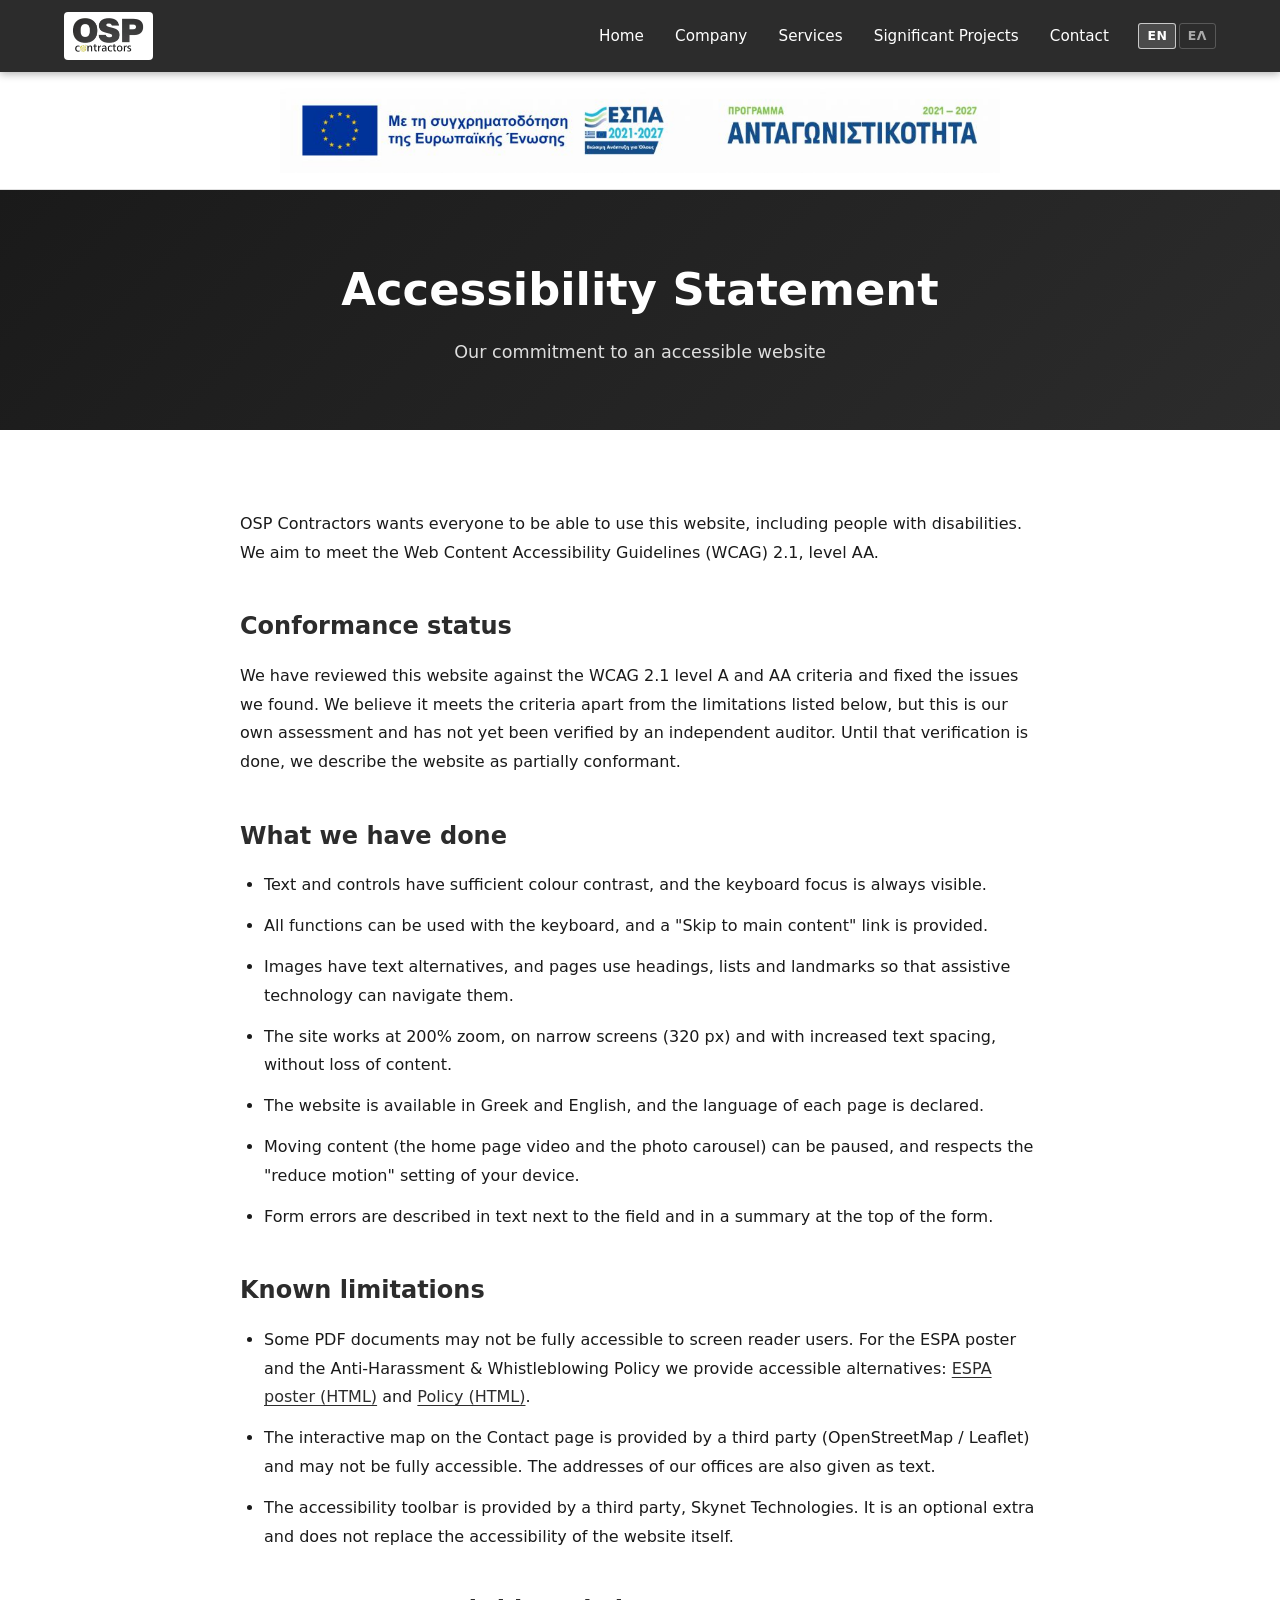
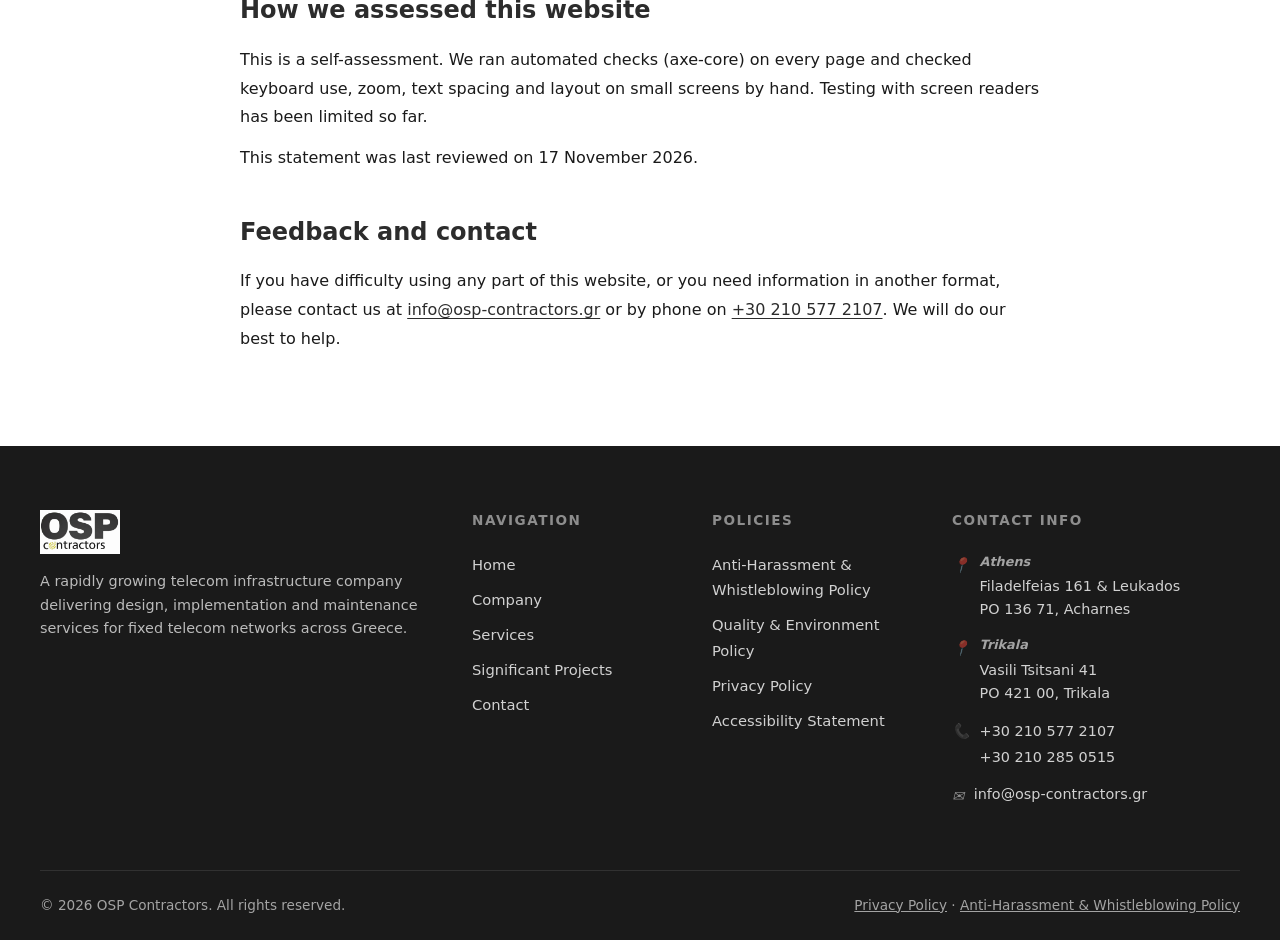
<file: accessibility-statement.html>
<!DOCTYPE html>
<html lang="en">
<head>
  <meta charset="UTF-8">
  <meta name="viewport" content="width=device-width, initial-scale=1.0">
  <title>Accessibility Statement | OSP Contractors</title>
  <meta name="description" content="Accessibility statement of OSP Contractors: our WCAG 2.1 AA target, what we have done, known limitations and how to contact us.">
  <link rel="stylesheet" href="css/style.css">
</head>
<body>

  <a class="skip-link" href="#main-content" data-i18n="nav.skip">Skip to main content</a>

  <header class="site-header" role="banner">
    <nav class="nav-inner" aria-label="Main navigation">
      <a class="nav-logo" href="index.html" aria-label="OSP Contractors — go to homepage">
        <img src="images/osp-logo.png" alt="OSP Contractors" onerror="this.style.display='none';this.nextElementSibling.style.display='block'">
        <span style="display:none">OSP Contractors</span>
      </a>
      <button class="nav-toggle" aria-expanded="false" aria-controls="nav-list" aria-label="Toggle navigation menu">&#9776;</button>
      <ul class="nav-list" id="nav-list" role="list">
        <li><a href="index.html" data-i18n="nav.home">Home</a></li>
        <li><a href="company.html" data-i18n="nav.company">Company</a></li>
        <li><a href="services.html" data-i18n="nav.services">Services</a></li>
        <li><a href="significant-projects.html" data-i18n="nav.projects">Significant Projects</a></li>
        <li><a href="contact.html" data-i18n="nav.contact">Contact</a></li>
        <li>
          <div class="lang-switcher" role="group" aria-label="Language / Γλώσσα">
            <button class="lang-btn" data-lang="en" lang="en" aria-label="English" aria-pressed="true">EN</button>
            <button class="lang-btn" data-lang="el" lang="el" aria-label="Ελληνικά" aria-pressed="false">ΕΛ</button>
          </div>
        </li>
      </ul>
    </nav>
  </header>

  <!-- EU / ESPA co-funding banner, directly below the menu (Regulation EU 1060/2021) -->
  <div class="espa-banner" lang="el" role="complementary" aria-label="Ευρωπαϊκή χρηματοδότηση — European Union co-funding">
    <div class="container">
      <a href="documents/poster_corrected_1_1.pdf" target="_blank" rel="noopener" aria-label="Ανοίξτε την αφίσα ΕΣΠΑ (PDF, νέα καρτέλα)">
        <img src="images/eu/espa-banner-1024.jpg" width="1024" height="121"
             alt="Με τη συγχρηματοδότηση της Ευρωπαϊκής Ένωσης — ΕΣΠΑ 2021-2027 — Πρόγραμμα Ανταγωνιστικότητα">
      </a>
      <p class="espa-alt"><a href="espa-poster.html">Προσβάσιμη έκδοση της αφίσας (HTML)</a></p>
    </div>
  </div>


  <main id="main-content">
    <div class="page-hero">
      <h1 data-i18n="as.title">Accessibility Statement</h1>
      <p data-i18n="as.subtitle">Our commitment to an accessible website</p>
    </div>

    <article class="section doc-content">
      <div class="container" style="max-width:800px;">

        <p data-i18n="as.intro">OSP Contractors wants everyone to be able to use this website, including people with disabilities. We aim to meet the Web Content Accessibility Guidelines (WCAG) 2.1, level AA.</p>

        <h2 data-i18n="as.status.h">Conformance status</h2>
        <p data-i18n="as.status.p">We have reviewed this website against the WCAG 2.1 level A and AA criteria and fixed the issues we found. We believe it meets the criteria apart from the limitations listed below, but this is our own assessment and has not yet been verified by an independent auditor. Until that verification is done, we describe the website as partially conformant.</p>

        <h2 data-i18n="as.done.h">What we have done</h2>
        <ul>
          <li data-i18n="as.done.1">Text and controls have sufficient colour contrast, and the keyboard focus is always visible.</li>
          <li data-i18n="as.done.2">All functions can be used with the keyboard, and a "Skip to main content" link is provided.</li>
          <li data-i18n="as.done.3">Images have text alternatives, and pages use headings, lists and landmarks so that assistive technology can navigate them.</li>
          <li data-i18n="as.done.4">The site works at 200% zoom, on narrow screens (320 px) and with increased text spacing, without loss of content.</li>
          <li data-i18n="as.done.5">The website is available in Greek and English, and the language of each page is declared.</li>
          <li data-i18n="as.done.6">Moving content (the home page video and the photo carousel) can be paused, and respects the "reduce motion" setting of your device.</li>
          <li data-i18n="as.done.7">Form errors are described in text next to the field and in a summary at the top of the form.</li>
        </ul>

        <h2 data-i18n="as.limit.h">Known limitations</h2>
        <ul>
          <li data-i18n-html="as.limit.1">Some PDF documents may not be fully accessible to screen reader users. For the ESPA poster and the Anti-Harassment &amp; Whistleblowing Policy we provide accessible alternatives: <a href="espa-poster.html">ESPA poster (HTML)</a> and <a href="hr-policy.html">Policy (HTML)</a>.</li>
          <li data-i18n="as.limit.2">The interactive map on the Contact page is provided by a third party (OpenStreetMap / Leaflet) and may not be fully accessible. The addresses of our offices are also given as text.</li>
          <li data-i18n="as.limit.3">The accessibility toolbar is provided by a third party, Skynet Technologies. It is an optional extra and does not replace the accessibility of the website itself.</li>
        </ul>

        <h2 data-i18n="as.assess.h">How we assessed this website</h2>
        <p data-i18n="as.assess.p">This is a self-assessment. We ran automated checks (axe-core) on every page and checked keyboard use, zoom, text spacing and layout on small screens by hand. Testing with screen readers has been limited so far.</p>
        <p data-i18n="as.date">This statement was last reviewed on 17 November 2026.</p>

        <h2 data-i18n="as.contact.h">Feedback and contact</h2>
        <p data-i18n-html="as.contact.p">If you have difficulty using any part of this website, or you need information in another format, please contact us at <a href="mailto:info@osp-contractors.gr">info@osp-contractors.gr</a> or by phone on <a href="tel:+302105772107">+30 210 577 2107</a>. We will do our best to help.</p>

      </div>
    </article>
  </main>

  <footer class="site-footer" role="contentinfo">
    <div class="footer-inner">
      <div class="footer-brand">
        <img src="images/osp-logo-white.png" alt="OSP Contractors" onerror="this.style.display='none';this.nextElementSibling.style.display='block'">
        <span style="display:none; font-size:1.2rem; font-weight:700; margin-bottom:1rem">OSP Contractors</span>
        <p>
          <span data-i18n="footer.brand">A rapidly growing telecom infrastructure company delivering design, implementation and maintenance services for fixed telecom networks across Greece.</span>
        </p>
      </div>
      <nav aria-label="Footer navigation">
        <h2 class="footer-heading" data-i18n="footer.nav.title">Navigation</h2>
        <ul class="footer-links" role="list">
          <li><a href="index.html" data-i18n="nav.home">Home</a></li>
          <li><a href="company.html" data-i18n="nav.company">Company</a></li>
          <li><a href="services.html" data-i18n="nav.services">Services</a></li>
          <li><a href="significant-projects.html" data-i18n="nav.projects">Significant Projects</a></li>
          <li><a href="contact.html" data-i18n="nav.contact">Contact</a></li>
        </ul>
      </nav>
      <nav aria-label="Policies">
        <h2 class="footer-heading" data-i18n="footer.policies.title">Policies</h2>
        <ul class="footer-links" role="list">
          <li><a href="hr-policy.html" data-i18n="footer.hr-policy">Anti-Harassment &amp; Whistleblowing Policy</a></li>
          <li><a href="documents/quality-environment-policy.pdf" target="_blank" rel="noopener" data-i18n="footer.qe-policy">Quality &amp; Environment Policy</a></li>
          <li><a href="privacy-policy.html" data-i18n="footer.privacy">Privacy Policy</a></li>
          <li><a href="accessibility-statement.html" data-i18n="footer.accessibility">Accessibility Statement</a></li>
        </ul>
      </nav>
      <div>
        <h2 class="footer-heading" data-i18n="footer.contact.title">Contact Info</h2>
        <address>
          <div class="footer-contact-item">
            <span aria-hidden="true">&#128205;</span>
            <div>
              <strong style="font-size:0.8rem;opacity:0.6;display:block;margin-bottom:0.2rem;">Athens</strong>
              <p style="font-style:normal;opacity:0.8;font-size:0.9rem;">
                Filadelfeias 161 &amp; Leukados<br>
                PO 136 71, Acharnes
              </p>
            </div>
          </div>
          <div class="footer-contact-item">
            <span aria-hidden="true">&#128205;</span>
            <div>
              <strong style="font-size:0.8rem;opacity:0.6;display:block;margin-bottom:0.2rem;">Trikala</strong>
              <p style="font-style:normal;opacity:0.8;font-size:0.9rem;">
                Vasili Tsitsani 41<br>
                PO 421 00, Trikala
              </p>
            </div>
          </div>
          <div class="footer-contact-item">
            <span aria-hidden="true">&#128222;</span>
            <div>
              <a href="tel:+302105772107" style="opacity:0.8;font-size:0.9rem;">+30 210 577 2107</a><br>
              <a href="tel:+302102850515" style="opacity:0.8;font-size:0.9rem;">+30 210 285 0515</a>
            </div>
          </div>
          <div class="footer-contact-item">
            <span aria-hidden="true">&#9993;</span>
            <a href="mailto:info@osp-contractors.gr">info@osp-contractors.gr</a>
          </div>
        </address>
      </div>
    </div>
    <div class="footer-bottom">
      <p>&copy; <span id="year"></span> OSP Contractors. All rights reserved.</p>
      <p>
        <a href="privacy-policy.html" data-i18n="footer.privacy">Privacy Policy</a> &middot;
        <a href="hr-policy.html" data-i18n="footer.hr-policy">Anti-Harassment &amp; Whistleblowing Policy</a>
      </p>
    </div>
  </footer>

  <script src="js/main.js"></script>
  <script src="js/translations.js"></script>
  <script src="js/translations-attrs.js"></script>
  <script src="js/i18n.js"></script>
  <!-- Skynet "All in One Accessibility" widget (optional extra; same embed as the current live site).
       It does not replace the WCAG fixes in this site. Third-party script: mention in the Privacy Policy. -->
  <script id="aioa-adawidget"
          src="https://www.skynettechnologies.com/accessibility/js/all-in-one-accessibility-js-widget-minify.js?colorcode=#420083&amp;token=&amp;position=bottom_right"
          async></script>
</body>
</html>
</file>
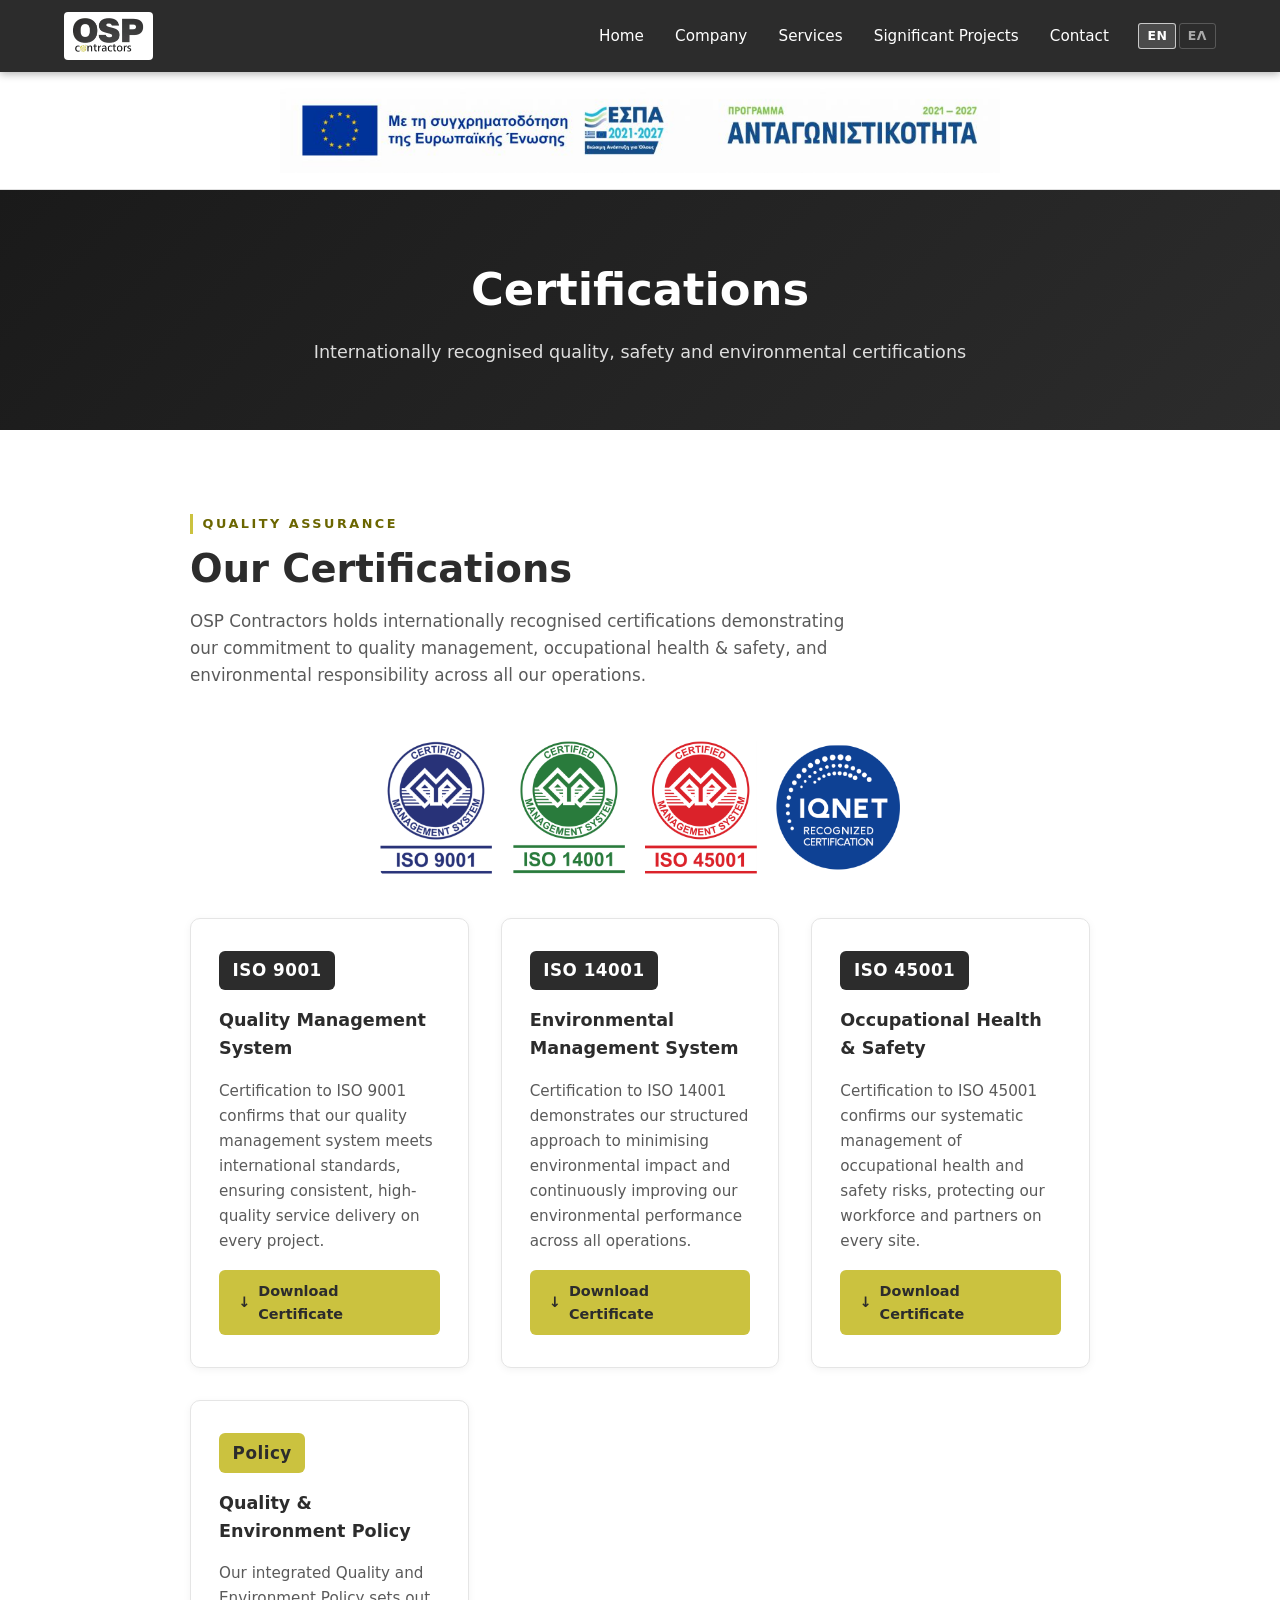
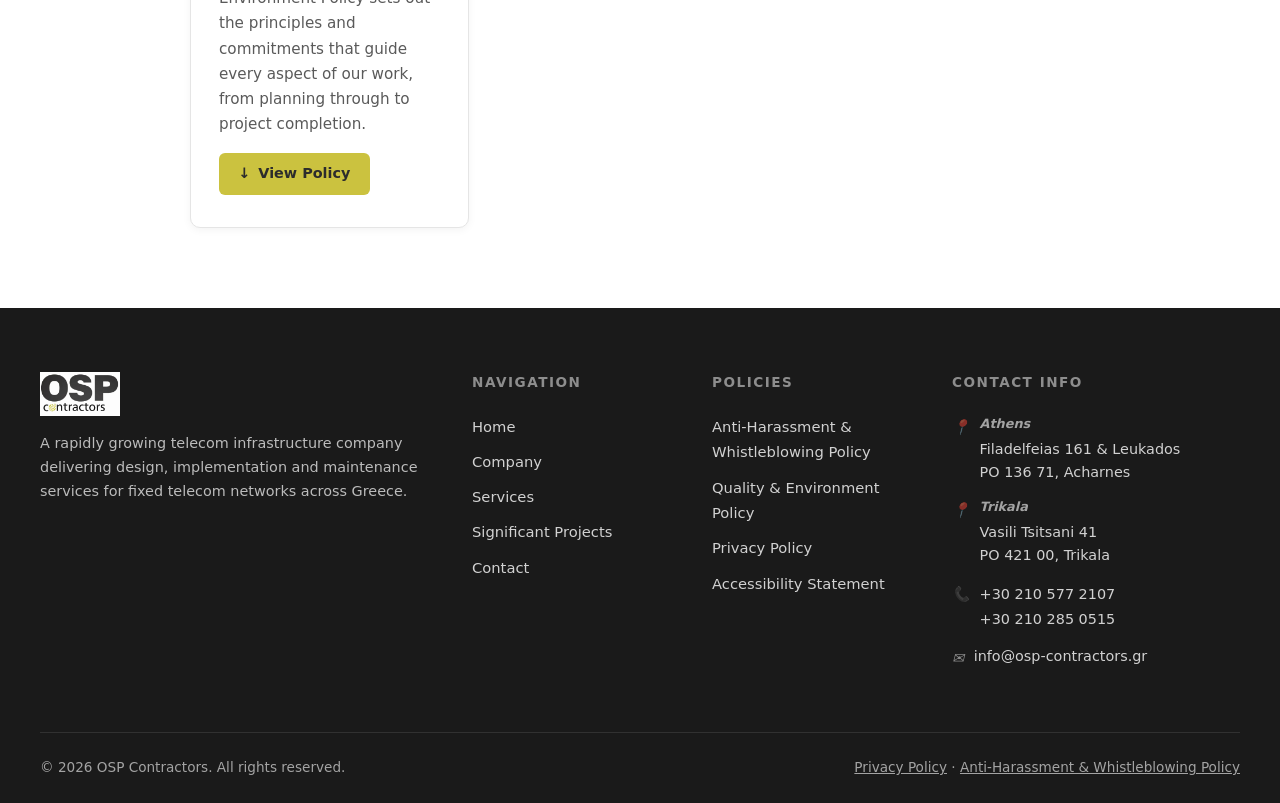
<file: certifications.html>
<!DOCTYPE html>
<html lang="en">
<head>
  <meta charset="UTF-8">
  <meta name="viewport" content="width=device-width, initial-scale=1.0">
  <title>Certifications | OSP Contractors</title>
  <meta name="description" content="OSP Contractors holds internationally recognised ISO certifications in quality management, occupational health & safety, and environmental management.">
  <link rel="stylesheet" href="css/style.css">
  <style>
    .cert-cards {
      display: grid;
      grid-template-columns: repeat(auto-fit, minmax(260px, 1fr));
      gap: 2rem;
      margin-top: 2.5rem;
    }
    .cert-card {
      background: #fff;
      border: 1px solid #e5e5e5;
      border-radius: 10px;
      padding: 2rem 1.75rem;
      display: flex;
      flex-direction: column;
      gap: 1rem;
      box-shadow: 0 2px 8px rgba(0,0,0,0.05);
      transition: box-shadow 0.2s ease, transform 0.2s ease;
    }
    .cert-card:hover {
      box-shadow: 0 6px 20px rgba(0,0,0,0.1);
      transform: translateY(-2px);
    }
    .cert-card-badge {
      display: inline-flex;
      align-items: center;
      justify-content: center;
      background: var(--navy);
      color: #fff;
      font-weight: 800;
      font-size: 1.05rem;
      letter-spacing: 0.5px;
      border-radius: 6px;
      padding: 0.4rem 0.85rem;
      align-self: flex-start;
    }
    .cert-card h3 {
      font-size: 1.1rem;
      font-weight: 700;
      color: var(--navy);
      margin: 0;
    }
    .cert-card p {
      color: var(--text-muted);
      font-size: 0.95rem;
      line-height: 1.65;
      flex: 1;
    }
    .cert-card .btn-cert {
      display: inline-flex;
      align-items: center;
      gap: 0.5rem;
      background: var(--orange);
      color: var(--navy);
      font-weight: 700;
      font-size: 0.9rem;
      padding: 0.6rem 1.2rem;
      border-radius: var(--radius);
      text-decoration: none;
      transition: background 0.2s ease;
      align-self: flex-start;
    }
    .cert-card .btn-cert:hover { background: #a89e32; }
    .cert-overview-img {
      width: 100%;
      max-width: 520px;
      margin: 0 auto 2.5rem;
      border-radius: 10px;
      display: block;
    }
  </style>
</head>
<body>

  <a class="skip-link" href="#main-content" data-i18n="nav.skip">Skip to main content</a>

  <header class="site-header" role="banner">
    <nav class="nav-inner" aria-label="Main navigation">
      <a class="nav-logo" href="index.html" aria-label="OSP Contractors — go to homepage">
        <img src="images/osp-logo.png" alt="OSP Contractors" onerror="this.style.display='none';this.nextElementSibling.style.display='block'">
        <span style="display:none">OSP Contractors</span>
      </a>
      <button class="nav-toggle" aria-expanded="false" aria-controls="nav-list" aria-label="Toggle navigation menu">&#9776;</button>
      <ul class="nav-list" id="nav-list" role="list">
        <li><a href="index.html" data-i18n="nav.home">Home</a></li>
        <li><a href="company.html" data-i18n="nav.company">Company</a></li>
        <li><a href="services.html" data-i18n="nav.services">Services</a></li>
        <li><a href="significant-projects.html" data-i18n="nav.projects">Significant Projects</a></li>
        <li><a href="contact.html" data-i18n="nav.contact">Contact</a></li>
        <li>
          <div class="lang-switcher" role="group" aria-label="Language / Γλώσσα">
            <button class="lang-btn" data-lang="en" lang="en" aria-label="English" aria-pressed="true">EN</button>
            <button class="lang-btn" data-lang="el" lang="el" aria-label="Ελληνικά" aria-pressed="false">ΕΛ</button>
          </div>
        </li>
      </ul>
    </nav>
  </header>

  <!-- EU / ESPA co-funding banner, directly below the menu (Regulation EU 1060/2021) -->
  <div class="espa-banner" lang="el" role="complementary" aria-label="Ευρωπαϊκή χρηματοδότηση — European Union co-funding">
    <div class="container">
      <a href="documents/poster_corrected_1_1.pdf" target="_blank" rel="noopener" aria-label="Ανοίξτε την αφίσα ΕΣΠΑ (PDF, νέα καρτέλα)">
        <img src="images/eu/espa-banner-1024.jpg" width="1024" height="121"
             alt="Με τη συγχρηματοδότηση της Ευρωπαϊκής Ένωσης — ΕΣΠΑ 2021-2027 — Πρόγραμμα Ανταγωνιστικότητα">
      </a>
      <p class="espa-alt"><a href="espa-poster.html">Προσβάσιμη έκδοση της αφίσας (HTML)</a></p>
    </div>
  </div>


  <main id="main-content">

    <div class="page-hero">
      <h1 data-i18n="cert.hero.title">Certifications</h1>
      <p data-i18n="cert.hero.sub">Internationally recognised quality, safety and environmental certifications</p>
    </div>

    <section class="section" aria-labelledby="cert-page-heading">
      <div class="container" style="max-width:900px;">

        <span class="section-label" aria-hidden="true" data-i18n="cert.label">Quality Assurance</span>
        <h2 class="section-title" id="cert-page-heading" data-i18n="cert.heading">Our Certifications</h2>
        <p class="section-intro" data-i18n="cert.intro">
          OSP Contractors holds internationally recognised certifications demonstrating our commitment
          to quality management, occupational health &amp; safety, and environmental responsibility
          across all our operations.
        </p>

        <img src="images/certifications.png"
             class="cert-overview-img"
             alt="ISO 9001, ISO 14001 and ISO 45001 certification logos held by OSP Contractors"
             onerror="this.style.display='none'">

        <div class="cert-cards">

          <div class="cert-card">
            <span class="cert-card-badge">ISO 9001</span>
            <h3 data-i18n="cert.9001.title">Quality Management System</h3>
            <p data-i18n="cert.9001.desc">
              Certification to ISO 9001 confirms that our quality management system meets
              international standards, ensuring consistent, high-quality service delivery
              on every project.
            </p>
            <a href="documents/iso-9001.pdf" target="_blank" rel="noopener" class="btn-cert"
               aria-label="Download ISO 9001 certificate (PDF)">
              &#8595; <span data-i18n="cert.download">Download Certificate</span>
            </a>
          </div>

          <div class="cert-card">
            <span class="cert-card-badge">ISO 14001</span>
            <h3 data-i18n="cert.14001.title">Environmental Management System</h3>
            <p data-i18n="cert.14001.desc">
              Certification to ISO 14001 demonstrates our structured approach to minimising
              environmental impact and continuously improving our environmental performance
              across all operations.
            </p>
            <a href="documents/iso-14001.pdf" target="_blank" rel="noopener" class="btn-cert"
               aria-label="Download ISO 14001 certificate (PDF)">
              &#8595; <span data-i18n="cert.download">Download Certificate</span>
            </a>
          </div>

          <div class="cert-card">
            <span class="cert-card-badge">ISO 45001</span>
            <h3 data-i18n="cert.45001.title">Occupational Health &amp; Safety</h3>
            <p data-i18n="cert.45001.desc">
              Certification to ISO 45001 confirms our systematic management of occupational
              health and safety risks, protecting our workforce and partners on every site.
            </p>
            <a href="documents/iso-45001.pdf" target="_blank" rel="noopener" class="btn-cert"
               aria-label="Download ISO 45001 certificate (PDF)">
              &#8595; <span data-i18n="cert.download">Download Certificate</span>
            </a>
          </div>

          <div class="cert-card">
            <span class="cert-card-badge" style="background:var(--orange);color:var(--navy);">Policy</span>
            <h3 data-i18n="cert.eqp.title">Quality &amp; Environment Policy</h3>
            <p data-i18n="cert.eqp.desc">
              Our integrated Quality and Environment Policy sets out the principles and
              commitments that guide every aspect of our work, from planning through
              to project completion.
            </p>
            <a href="documents/quality-environment-policy.pdf" target="_blank" rel="noopener" class="btn-cert"
               aria-label="Download Quality and Environment Policy (PDF)">
              &#8595; <span data-i18n="cert.download.policy">View Policy</span>
            </a>
          </div>

        </div>
      </div>
    </section>

  </main>

  <footer class="site-footer" role="contentinfo">
    <div class="footer-inner">
      <div class="footer-brand">
        <img src="images/osp-logo-white.png" alt="OSP Contractors" onerror="this.style.display='none';this.nextElementSibling.style.display='block'">
        <span style="display:none; font-size:1.2rem; font-weight:700; margin-bottom:1rem">OSP Contractors</span>
        <p>
          <span data-i18n="footer.brand">A rapidly growing telecom infrastructure company delivering design, implementation and maintenance services for fixed telecom networks across Greece.</span>
        </p>
      </div>
      <nav aria-label="Footer navigation">
        <h2 class="footer-heading" data-i18n="footer.nav.title">Navigation</h2>
        <ul class="footer-links" role="list">
          <li><a href="index.html" data-i18n="nav.home">Home</a></li>
          <li><a href="company.html" data-i18n="nav.company">Company</a></li>
          <li><a href="services.html" data-i18n="nav.services">Services</a></li>
          <li><a href="significant-projects.html" data-i18n="nav.projects">Significant Projects</a></li>
          <li><a href="contact.html" data-i18n="nav.contact">Contact</a></li>
        </ul>
      </nav>
      <nav aria-label="Policies">
        <h2 class="footer-heading" data-i18n="footer.policies.title">Policies</h2>
        <ul class="footer-links" role="list">
          <li><a href="hr-policy.html" data-i18n="footer.hr-policy">Anti-Harassment &amp; Whistleblowing Policy</a></li>
          <li><a href="documents/quality-environment-policy.pdf" target="_blank" rel="noopener" data-i18n="footer.qe-policy">Quality &amp; Environment Policy</a></li>
          <li><a href="privacy-policy.html" data-i18n="footer.privacy">Privacy Policy</a></li>
          <li><a href="accessibility-statement.html" data-i18n="footer.accessibility">Accessibility Statement</a></li>
        </ul>
      </nav>
      <div>
        <h2 class="footer-heading" data-i18n="footer.contact.title">Contact Info</h2>
        <address>
          <div class="footer-contact-item">
            <span aria-hidden="true">&#128205;</span>
            <div>
              <strong style="font-size:0.8rem;opacity:0.6;display:block;margin-bottom:0.2rem;">Athens</strong>
              <p style="font-style:normal;opacity:0.8;font-size:0.9rem;">
                Filadelfeias 161 &amp; Leukados<br>PO 136 71, Acharnes
              </p>
            </div>
          </div>
          <div class="footer-contact-item">
            <span aria-hidden="true">&#128205;</span>
            <div>
              <strong style="font-size:0.8rem;opacity:0.6;display:block;margin-bottom:0.2rem;">Trikala</strong>
              <p style="font-style:normal;opacity:0.8;font-size:0.9rem;">
                Vasili Tsitsani 41<br>PO 421 00, Trikala
              </p>
            </div>
          </div>
          <div class="footer-contact-item">
            <span aria-hidden="true">&#128222;</span>
            <div>
              <a href="tel:+302105772107" style="opacity:0.8;font-size:0.9rem;">+30 210 577 2107</a><br>
              <a href="tel:+302102850515" style="opacity:0.8;font-size:0.9rem;">+30 210 285 0515</a>
            </div>
          </div>
          <div class="footer-contact-item">
            <span aria-hidden="true">&#9993;</span>
            <a href="mailto:info@osp-contractors.gr">info@osp-contractors.gr</a>
          </div>
        </address>
      </div>
    </div>
    <div class="footer-bottom">
      <p>&copy; <span id="year"></span> OSP Contractors. All rights reserved.</p>
      <p>
        <a href="privacy-policy.html" data-i18n="footer.privacy">Privacy Policy</a> &middot;
        <a href="hr-policy.html" data-i18n="footer.hr-policy">Anti-Harassment &amp; Whistleblowing Policy</a>
      </p>
    </div>
  </footer>

  <script src="js/main.js"></script>
  <script src="js/translations.js"></script>
  <script src="js/translations-attrs.js"></script>
  <script src="js/i18n.js"></script>
  <!-- Skynet "All in One Accessibility" widget (optional extra; same embed as the current live site).
       It does not replace the WCAG fixes in this site. Third-party script: mention in the Privacy Policy. -->
  <script id="aioa-adawidget"
          src="https://www.skynettechnologies.com/accessibility/js/all-in-one-accessibility-js-widget-minify.js?colorcode=#420083&amp;token=&amp;position=bottom_right"
          async></script>
</body>
</html>
</file>
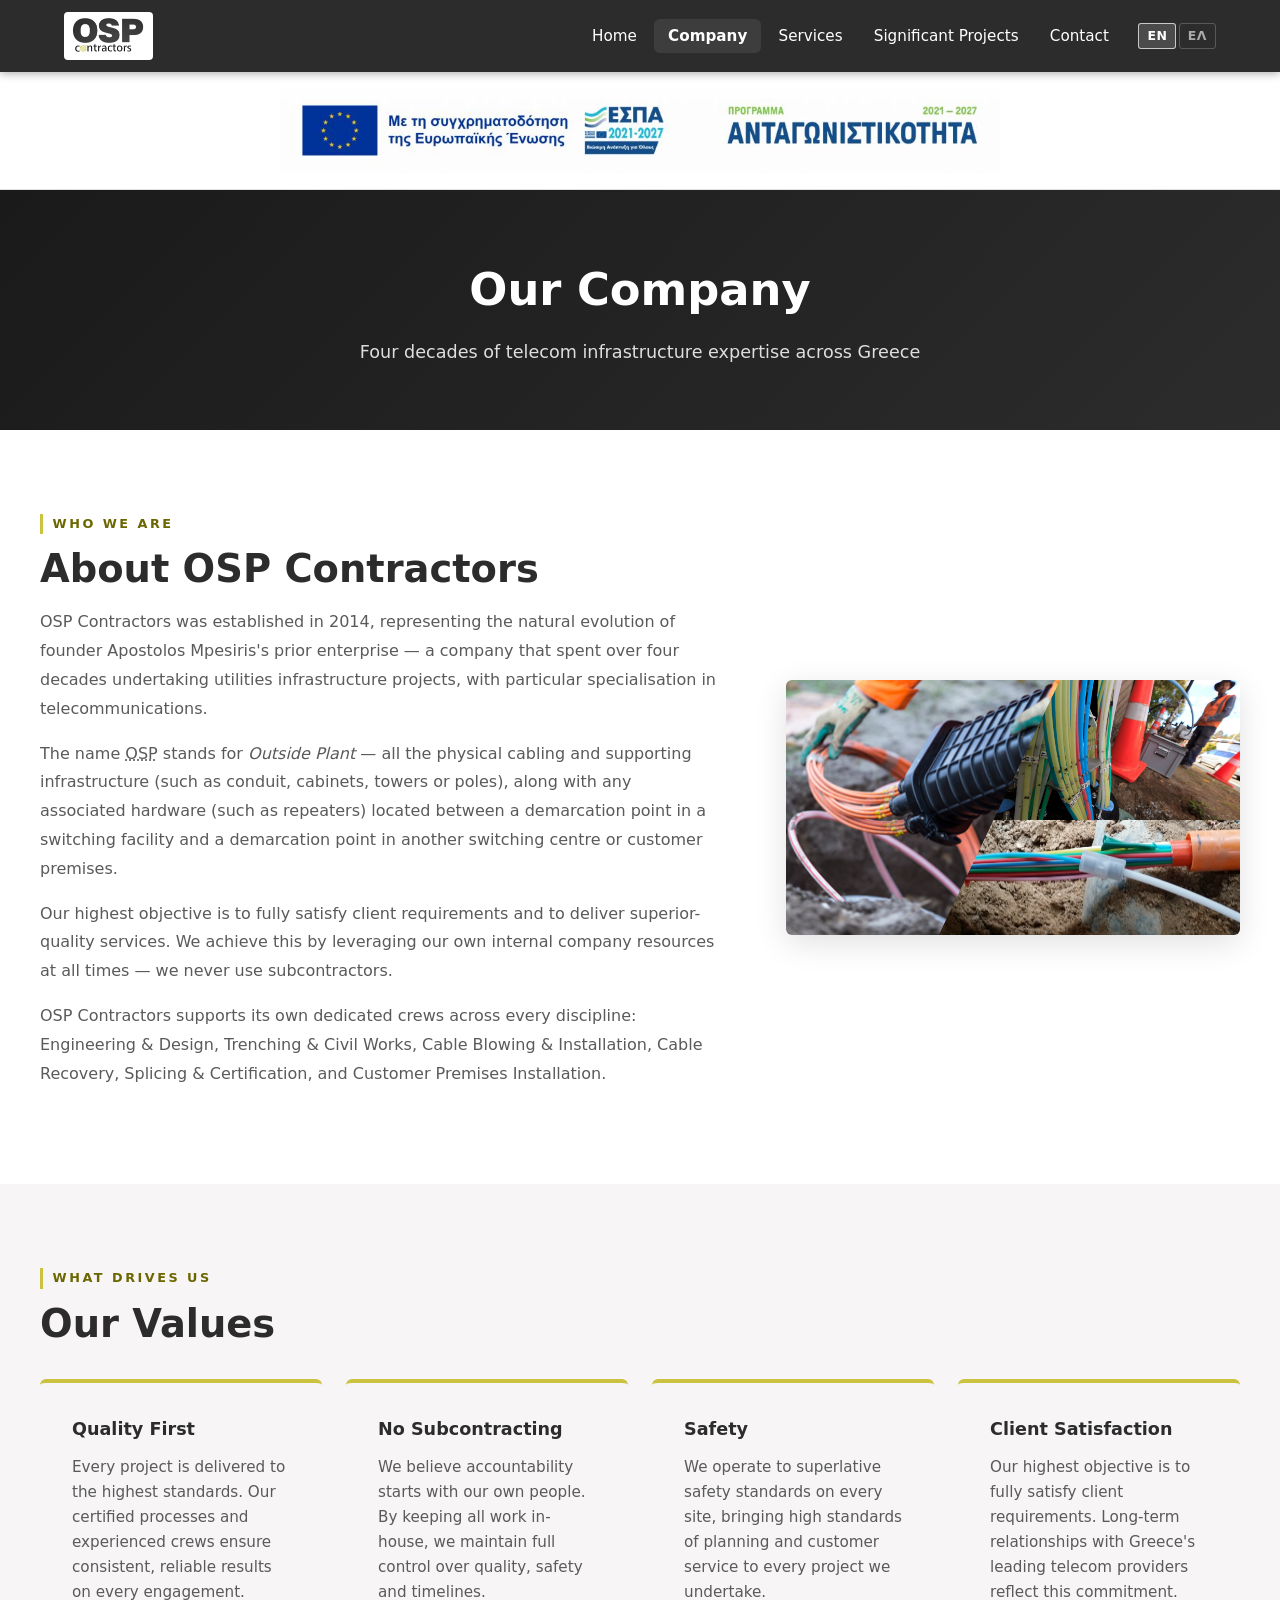
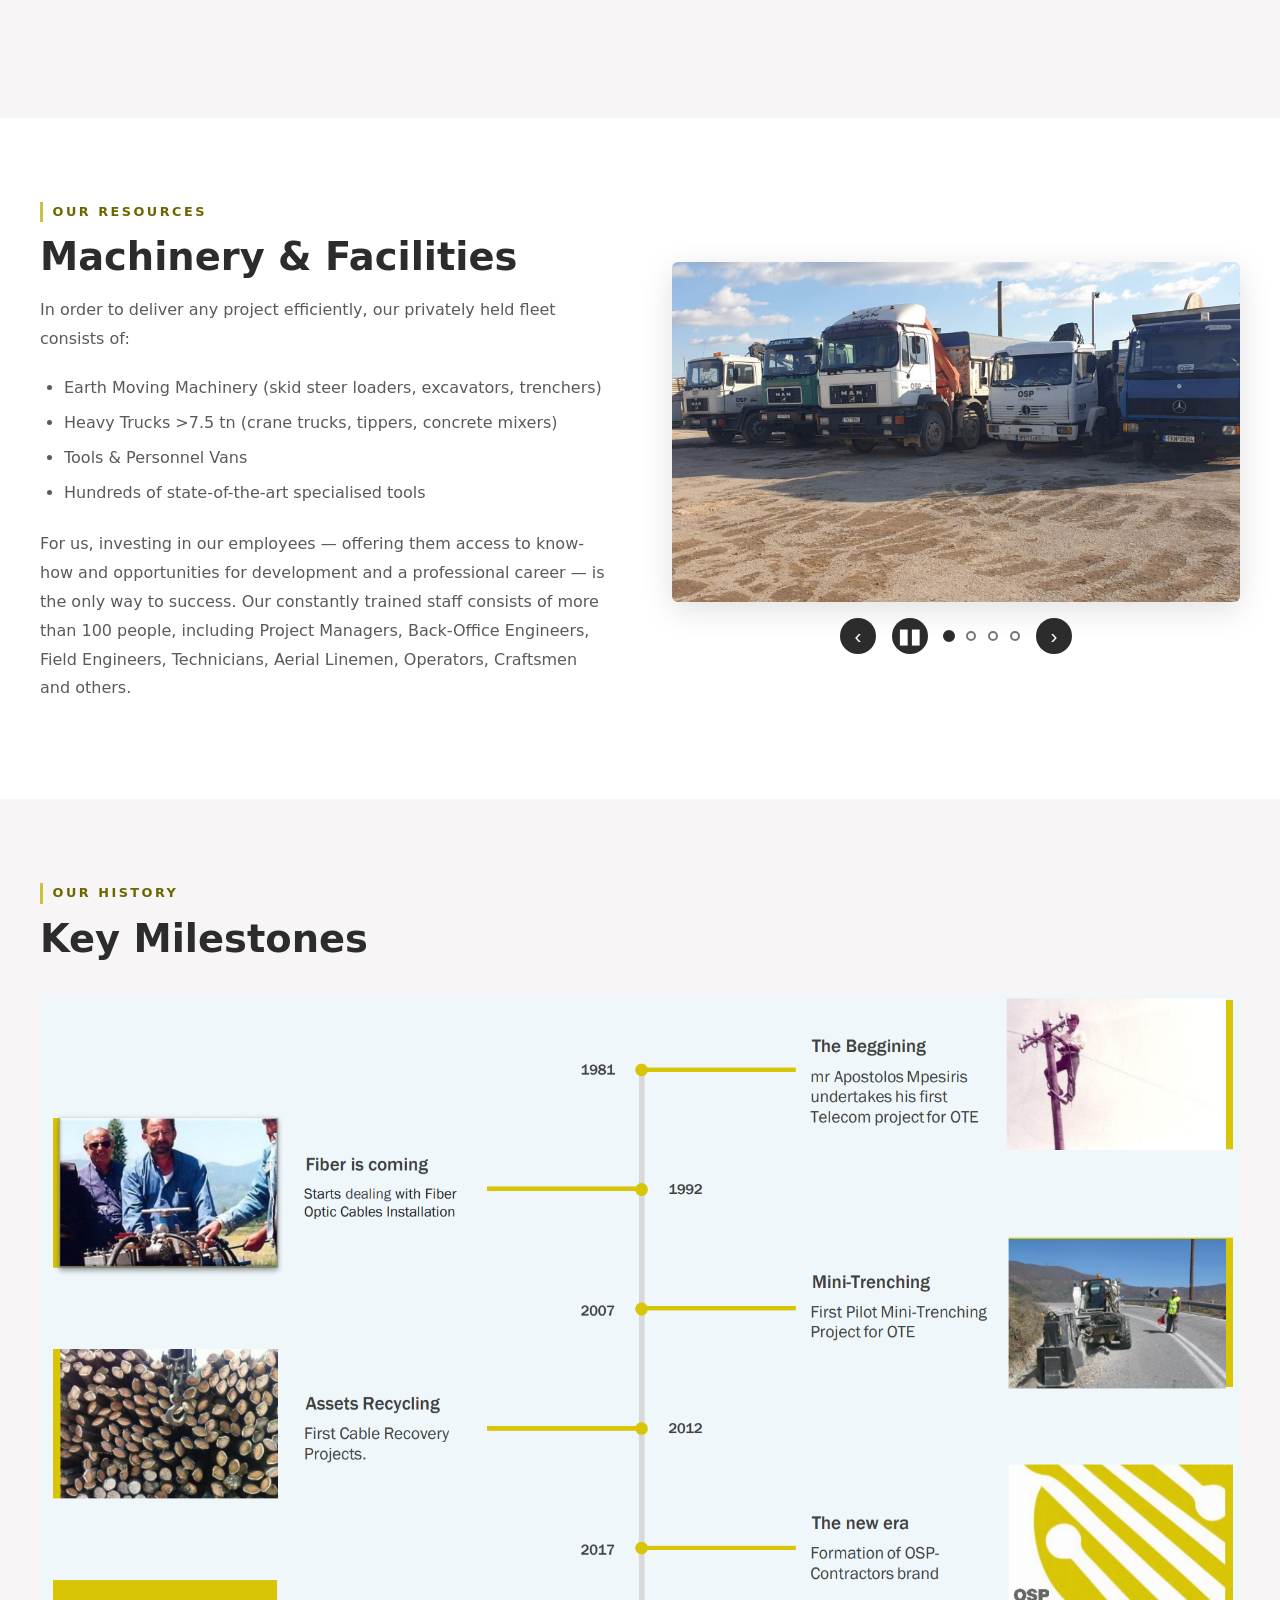
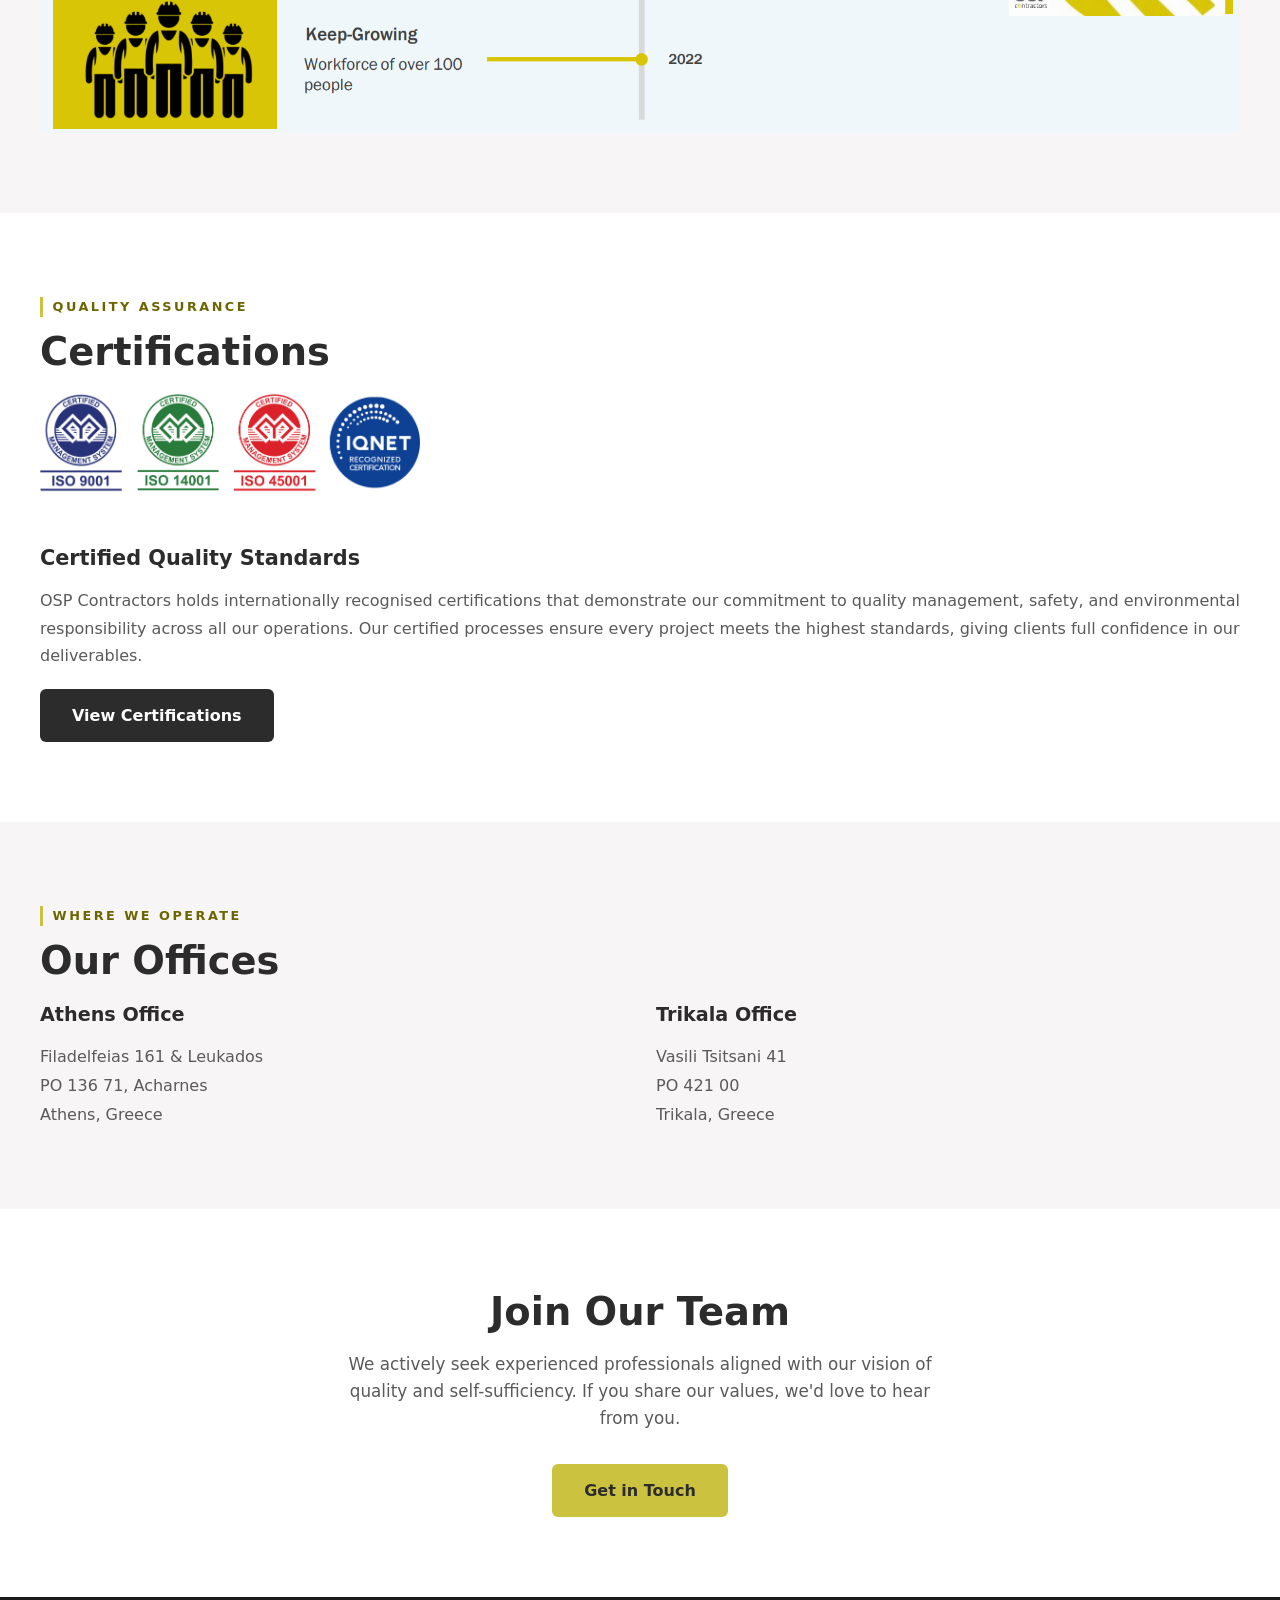
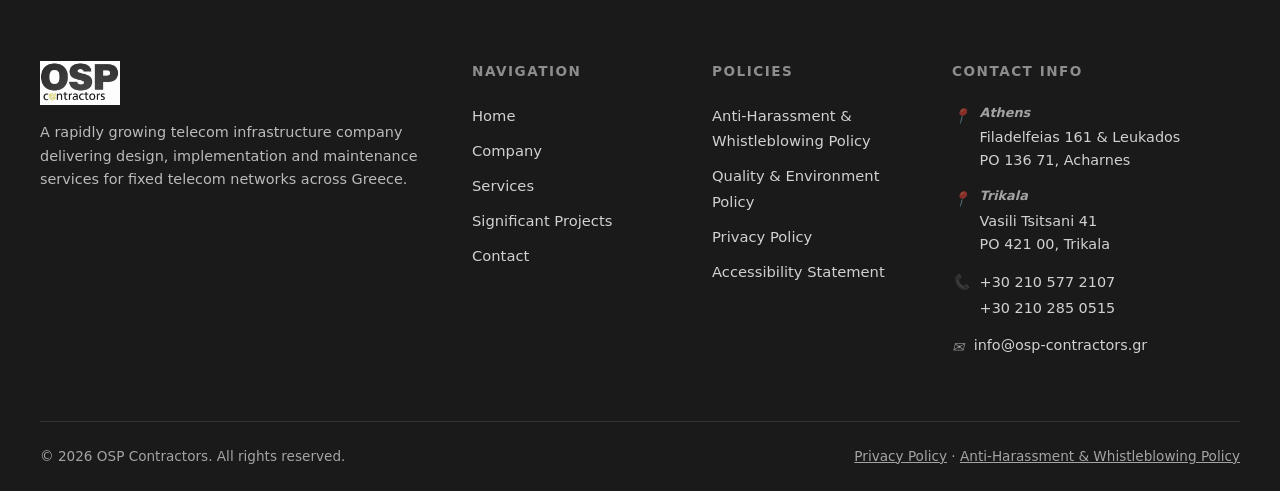
<file: company.html>
<!DOCTYPE html>
<html lang="en">
<head>
  <meta charset="UTF-8">
  <meta name="viewport" content="width=device-width, initial-scale=1.0">
  <title>Our Company | OSP Contractors</title>
  <meta name="description" content="Learn about OSP Contractors — our history, mission, values and the experienced team behind Greece's telecom infrastructure projects.">
  <link rel="stylesheet" href="css/style.css">
</head>
<body>

  <a class="skip-link" href="#main-content" data-i18n="nav.skip">Skip to main content</a>

  <header class="site-header" role="banner">
    <nav class="nav-inner" aria-label="Main navigation">
      <a class="nav-logo" href="index.html" aria-label="OSP Contractors — go to homepage">
        <img src="images/osp-logo.png" alt="OSP Contractors" onerror="this.style.display='none';this.nextElementSibling.style.display='block'">
        <span style="display:none">OSP Contractors</span>
      </a>
      <button class="nav-toggle" aria-expanded="false" aria-controls="nav-list" aria-label="Toggle navigation menu">&#9776;</button>
      <ul class="nav-list" id="nav-list" role="list">
        <li><a href="index.html" data-i18n="nav.home">Home</a></li>
        <li><a href="company.html" aria-current="page" data-i18n="nav.company">Company</a></li>
        <li><a href="services.html" data-i18n="nav.services">Services</a></li>
        <li><a href="significant-projects.html" data-i18n="nav.projects">Significant Projects</a></li>
        <li><a href="contact.html" data-i18n="nav.contact">Contact</a></li>
        <li>
          <div class="lang-switcher" role="group" aria-label="Language / Γλώσσα">
            <button class="lang-btn" data-lang="en" lang="en" aria-label="English" aria-pressed="true">EN</button>
            <button class="lang-btn" data-lang="el" lang="el" aria-label="Ελληνικά" aria-pressed="false">ΕΛ</button>
          </div>
        </li>
      </ul>
    </nav>
  </header>

  <!-- EU / ESPA co-funding banner, directly below the menu (Regulation EU 1060/2021) -->
  <div class="espa-banner" lang="el" role="complementary" aria-label="Ευρωπαϊκή χρηματοδότηση — European Union co-funding">
    <div class="container">
      <a href="documents/poster_corrected_1_1.pdf" target="_blank" rel="noopener" aria-label="Ανοίξτε την αφίσα ΕΣΠΑ (PDF, νέα καρτέλα)">
        <img src="images/eu/espa-banner-1024.jpg" width="1024" height="121"
             alt="Με τη συγχρηματοδότηση της Ευρωπαϊκής Ένωσης — ΕΣΠΑ 2021-2027 — Πρόγραμμα Ανταγωνιστικότητα">
      </a>
      <p class="espa-alt"><a href="espa-poster.html">Προσβάσιμη έκδοση της αφίσας (HTML)</a></p>
    </div>
  </div>


  <main id="main-content">

    <div class="page-hero">
      <h1>Our Company</h1>
      <p>Four decades of telecom infrastructure expertise across Greece</p>
    </div>

    <!-- About OSP Contractors (text left + image right) -->
    <section class="section" aria-labelledby="who-heading">
      <div class="container">
        <div class="company-about-grid">
          <div class="company-about-text">
            <span class="section-label" aria-hidden="true">Who We Are</span>
            <h2 class="section-title" id="who-heading">About OSP Contractors</h2>
            <p>
              OSP Contractors was established in 2014, representing the natural evolution of
              founder Apostolos Mpesiris's prior enterprise — a company that spent over four
              decades undertaking utilities infrastructure projects, with particular specialisation
              in telecommunications.
            </p>
            <p>
              The name <abbr title="Outside Plant">OSP</abbr> stands for <em>Outside Plant</em> —
              all the physical cabling and supporting infrastructure (such as conduit, cabinets,
              towers or poles), along with any associated hardware (such as repeaters) located
              between a demarcation point in a switching facility and a demarcation point in
              another switching centre or customer premises.
            </p>
            <p>
              Our highest objective is to fully satisfy client requirements and to deliver
              superior-quality services. We achieve this by leveraging our own internal company
              resources at all times — we never use subcontractors.
            </p>
            <p>
              OSP Contractors supports its own dedicated crews across every discipline:
              Engineering &amp; Design, Trenching &amp; Civil Works, Cable Blowing &amp;
              Installation, Cable Recovery, Splicing &amp; Certification, and Customer
              Premises Installation.
            </p>
          </div>
          <div class="company-about-image">
            <img src="images/1717.png" alt="OSP Contractors field crew at work on a telecoms infrastructure project" loading="lazy">
          </div>
        </div>
      </div>
    </section>

    <!-- Values -->
    <section class="section section-alt" aria-labelledby="values-heading">
      <div class="container">
        <span class="section-label" aria-hidden="true">What Drives Us</span>
        <h2 class="section-title" id="values-heading">Our Values</h2>
        <ul class="company-values" role="list">
          <li class="value-card">
            <h3>Quality First</h3>
            <p>
              Every project is delivered to the highest standards. Our certified processes
              and experienced crews ensure consistent, reliable results on every engagement.
            </p>
          </li>
          <li class="value-card">
            <h3>No Subcontracting</h3>
            <p>
              We believe accountability starts with our own people. By keeping all work
              in-house, we maintain full control over quality, safety and timelines.
            </p>
          </li>
          <li class="value-card">
            <h3>Safety</h3>
            <p>
              We operate to superlative safety standards on every site, bringing high
              standards of planning and customer service to every project we undertake.
            </p>
          </li>
          <li class="value-card">
            <h3>Client Satisfaction</h3>
            <p>
              Our highest objective is to fully satisfy client requirements. Long-term
              relationships with Greece's leading telecom providers reflect this commitment.
            </p>
          </li>
        </ul>
      </div>
    </section>

    <!-- Fleet & Machinery (text left + carousel right) -->
    <section class="section" aria-labelledby="fleet-heading">
      <div class="container">
        <div class="company-fleet-grid">
          <div class="company-fleet-text">
            <span class="section-label" aria-hidden="true">Our Resources</span>
            <h2 class="section-title" id="fleet-heading">Machinery &amp; Facilities</h2>
            <p>
              In order to deliver any project efficiently, our privately held fleet consists of:
            </p>
            <ul style="list-style:disc; padding-left:1.5rem; color:var(--text-muted); margin-top:0.75rem; line-height:2.2;">
              <li>Earth Moving Machinery (skid steer loaders, excavators, trenchers)</li>
              <li>Heavy Trucks &gt;7.5 tn (crane trucks, tippers, concrete mixers)</li>
              <li>Tools &amp; Personnel Vans</li>
              <li>Hundreds of state-of-the-art specialised tools</li>
            </ul>
            <p style="margin-top:1.25rem;">
              For us, investing in our employees — offering them access to know-how and
              opportunities for development and a professional career — is the only way to
              success. Our constantly trained staff consists of more than 100 people,
              including Project Managers, Back-Office Engineers, Field Engineers,
              Technicians, Aerial Linemen, Operators, Craftsmen and others.
            </p>
          </div>
          <div class="company-carousel-wrapper" role="group" aria-roledescription="carousel" aria-label="Machinery and facilities photos">
            <div class="company-carousel" id="companyCarousel">
              <div class="company-carousel-track" id="companyCarouselTrack" aria-live="off">
                <div class="company-carousel-slide">
                  <img src="images/2023/05/01/1.jpg" alt="OSP Contractors machinery — excavation equipment on site" loading="lazy">
                </div>
                <div class="company-carousel-slide">
                  <img src="images/2023/05/01/2.jpg" alt="OSP Contractors machinery — cable installation equipment" loading="lazy">
                </div>
                <div class="company-carousel-slide">
                  <img src="images/2023/05/01/3.jpg" alt="OSP Contractors machinery — specialised telecom tooling" loading="lazy">
                </div>
                <div class="company-carousel-slide">
                  <img src="images/2023/05/01/4.jpg" alt="OSP Contractors machinery — personnel and vehicles" loading="lazy">
                </div>
              </div>
            </div>
            <div class="company-carousel-controls">
              <button class="carousel-btn" id="carouselPrev" aria-label="Previous image"><span aria-hidden="true">&#8249;</span></button>
              <button class="carousel-btn carousel-toggle" id="carouselToggle" aria-label="Pause slideshow"><span aria-hidden="true">&#9646;&#9646;</span></button>
              <div class="carousel-dots" id="carouselDots"></div>
              <button class="carousel-btn" id="carouselNext" aria-label="Next image"><span aria-hidden="true">&#8250;</span></button>
            </div>
          </div>
        </div>
      </div>
    </section>

    <!-- Timeline image -->
    <section class="section section-alt" aria-labelledby="history-heading">
      <div class="container">
        <span class="section-label" aria-hidden="true">Our History</span>
        <h2 class="section-title" id="history-heading">Key Milestones</h2>
        <div class="timeline-image-wrap">
          <img src="images/tl55.png" alt="OSP Contractors company history timeline from 1981 to present" loading="lazy">
        </div>
      </div>
    </section>

    <!-- Certifications -->
    <section class="section" aria-labelledby="cert-heading">
      <div class="container">
        <span class="section-label" aria-hidden="true">Quality Assurance</span>
        <h2 class="section-title" id="cert-heading">Certifications</h2>
        <div class="cert-wrapper">
          <div class="cert-image">
            <a href="certifications.html" aria-label="View our certifications">
              <img src="images/certifications.png" alt="ISO quality management certifications held by OSP Contractors" loading="lazy">
            </a>
          </div>
          <div class="cert-text">
            <h3>Certified Quality Standards</h3>
            <p>
              OSP Contractors holds internationally recognised certifications that demonstrate our commitment to quality management, safety, and environmental responsibility across all our operations. Our certified processes ensure every project meets the highest standards, giving clients full confidence in our deliverables.
            </p>
            <a href="certifications.html" class="btn btn-navy" style="margin-top:1.25rem; display:inline-block;">
              View Certifications
            </a>
          </div>
        </div>
      </div>
    </section>

    <!-- Locations -->
    <section class="section section-alt" aria-labelledby="locations-heading">
      <div class="container">
        <span class="section-label" aria-hidden="true">Where We Operate</span>
        <h2 class="section-title" id="locations-heading">Our Offices</h2>
        <div style="display:grid; grid-template-columns: repeat(auto-fit, minmax(280px, 1fr)); gap:2rem; margin-top:1rem;">
          <article>
            <h3 style="color:var(--navy); font-size:1.2rem; margin-bottom:0.75rem;">Athens Office</h3>
            <address style="font-style:normal; color:var(--text-muted); line-height:1.8;">
              Filadelfeias 161 &amp; Leukados<br>
              PO 136 71, Acharnes<br>
              Athens, Greece
            </address>
          </article>
          <article>
            <h3 style="color:var(--navy); font-size:1.2rem; margin-bottom:0.75rem;">Trikala Office</h3>
            <address style="font-style:normal; color:var(--text-muted); line-height:1.8;">
              Vasili Tsitsani 41<br>
              PO 421 00<br>
              Trikala, Greece
            </address>
          </article>
        </div>
      </div>
    </section>

    <!-- Recruitment CTA -->
    <section class="section" style="text-align:center;" aria-labelledby="join-heading">
      <div class="container" style="max-width:600px;">
        <h2 class="section-title" id="join-heading">Join Our Team</h2>
        <p class="section-intro" style="margin:0 auto 2rem;">
          We actively seek experienced professionals aligned with our vision of quality
          and self-sufficiency. If you share our values, we'd love to hear from you.
        </p>
        <a href="contact.html" class="btn btn-primary" data-i18n="nav.contact">Get in Touch</a>
      </div>
    </section>

  </main>

  <footer class="site-footer" role="contentinfo">
    <div class="footer-inner">
      <div class="footer-brand">
        <img src="images/osp-logo-white.png" alt="OSP Contractors" onerror="this.style.display='none';this.nextElementSibling.style.display='block'">
        <span style="display:none; font-size:1.2rem; font-weight:700; margin-bottom:1rem">OSP Contractors</span>
        <p>
          <span data-i18n="footer.brand">A rapidly growing telecom infrastructure company delivering design, implementation and maintenance services for fixed telecom networks across Greece.</span>
        </p>
      </div>
      <nav aria-label="Footer navigation">
        <h2 class="footer-heading" data-i18n="footer.nav.title">Navigation</h2>
        <ul class="footer-links" role="list">
          <li><a href="index.html" data-i18n="nav.home">Home</a></li>
          <li><a href="company.html" data-i18n="nav.company">Company</a></li>
          <li><a href="services.html" data-i18n="nav.services">Services</a></li>
          <li><a href="significant-projects.html" data-i18n="nav.projects">Significant Projects</a></li>
          <li><a href="contact.html" data-i18n="nav.contact">Contact</a></li>
        </ul>
      </nav>
      <nav aria-label="Policies">
        <h2 class="footer-heading" data-i18n="footer.policies.title">Policies</h2>
        <ul class="footer-links" role="list">
          <li><a href="hr-policy.html" data-i18n="footer.hr-policy">Anti-Harassment &amp; Whistleblowing Policy</a></li>
          <li><a href="documents/quality-environment-policy.pdf" target="_blank" rel="noopener" data-i18n="footer.qe-policy">Quality &amp; Environment Policy</a></li>
          <li><a href="privacy-policy.html" data-i18n="footer.privacy">Privacy Policy</a></li>
          <li><a href="accessibility-statement.html" data-i18n="footer.accessibility">Accessibility Statement</a></li>
        </ul>
      </nav>
      <div>
        <h2 class="footer-heading" data-i18n="footer.contact.title">Contact Info</h2>
        <address>
          <div class="footer-contact-item">
            <span aria-hidden="true">&#128205;</span>
            <div>
              <strong style="font-size:0.8rem;opacity:0.6;display:block;margin-bottom:0.2rem;">Athens</strong>
              <p style="font-style:normal;opacity:0.8;font-size:0.9rem;">
                Filadelfeias 161 &amp; Leukados<br>PO 136 71, Acharnes
              </p>
            </div>
          </div>
          <div class="footer-contact-item">
            <span aria-hidden="true">&#128205;</span>
            <div>
              <strong style="font-size:0.8rem;opacity:0.6;display:block;margin-bottom:0.2rem;">Trikala</strong>
              <p style="font-style:normal;opacity:0.8;font-size:0.9rem;">
                Vasili Tsitsani 41<br>PO 421 00, Trikala
              </p>
            </div>
          </div>
          <div class="footer-contact-item">
            <span aria-hidden="true">&#128222;</span>
            <div>
              <a href="tel:+302105772107" style="opacity:0.8;font-size:0.9rem;">+30 210 577 2107</a><br>
              <a href="tel:+302102850515" style="opacity:0.8;font-size:0.9rem;">+30 210 285 0515</a>
            </div>
          </div>
          <div class="footer-contact-item">
            <span aria-hidden="true">&#9993;</span>
            <a href="mailto:info@osp-contractors.gr">info@osp-contractors.gr</a>
          </div>
        </address>
      </div>
    </div>
    <div class="footer-bottom">
      <p>&copy; <span id="year"></span> OSP Contractors. All rights reserved.</p>
      <p>
        <a href="privacy-policy.html" data-i18n="footer.privacy">Privacy Policy</a> &middot;
        <a href="hr-policy.html" data-i18n="footer.hr-policy">Anti-Harassment &amp; Whistleblowing Policy</a>
      </p>
    </div>
  </footer>

  <script src="js/main.js"></script>
  <script src="js/translations.js"></script>
  <script src="js/translations-attrs.js"></script>
  <script src="js/i18n.js"></script>
  <!-- Skynet "All in One Accessibility" widget (optional extra; same embed as the current live site).
       It does not replace the WCAG fixes in this site. Third-party script: mention in the Privacy Policy. -->
  <script id="aioa-adawidget"
          src="https://www.skynettechnologies.com/accessibility/js/all-in-one-accessibility-js-widget-minify.js?colorcode=#420083&amp;token=&amp;position=bottom_right"
          async></script>
</body>
</html>
</file>
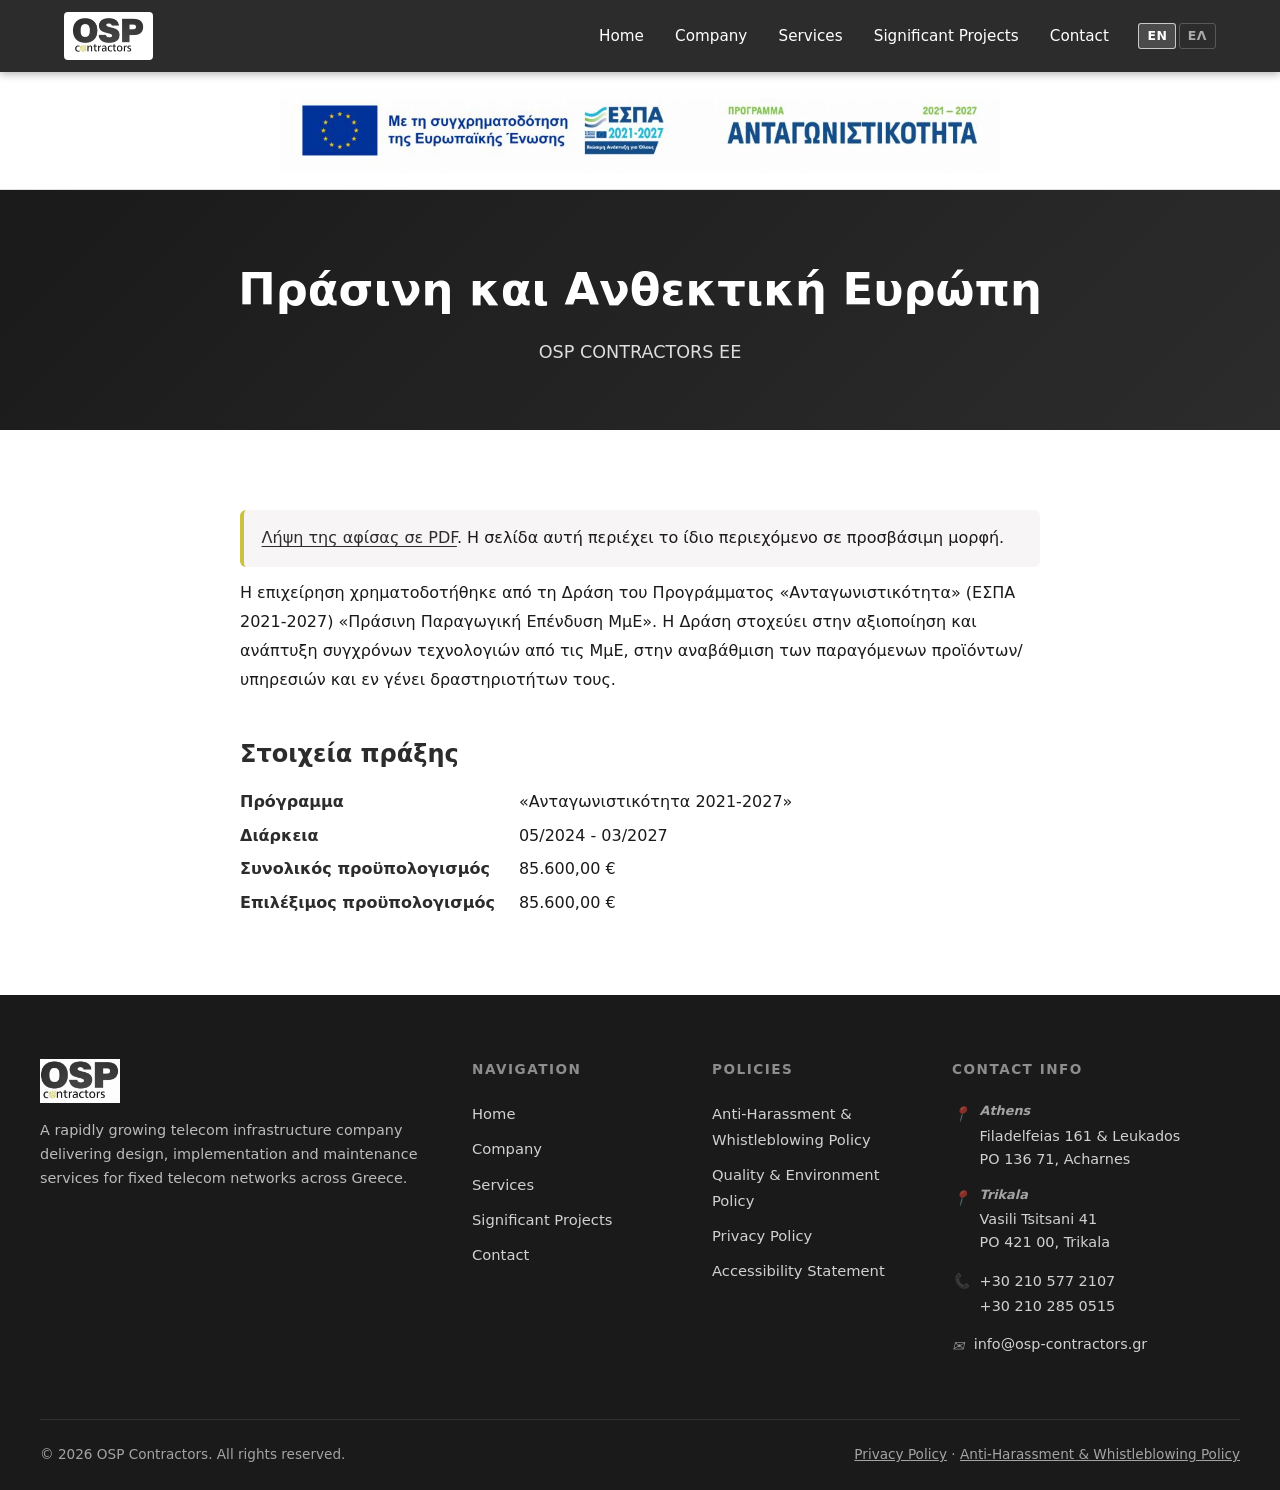
<file: espa-poster.html>
<!DOCTYPE html>
<html lang="en">
<head>
  <meta charset="UTF-8">
  <meta name="viewport" content="width=device-width, initial-scale=1.0">
  <title>Αφίσα ΕΣΠΑ 2021-2027 | OSP Contractors</title>
  <meta name="description" content="Στοιχεία της συγχρηματοδοτούμενης πράξης της OSP Contractors στο πρόγραμμα Ανταγωνιστικότητα ΕΣΠΑ 2021-2027. Προσβάσιμη έκδοση της αφίσας.">
  <link rel="stylesheet" href="css/style.css">
</head>
<body>

  <a class="skip-link" href="#main-content" data-i18n="nav.skip">Skip to main content</a>

  <header class="site-header" role="banner">
    <nav class="nav-inner" aria-label="Main navigation">
      <a class="nav-logo" href="index.html" aria-label="OSP Contractors — go to homepage">
        <img src="images/osp-logo.png" alt="OSP Contractors" onerror="this.style.display='none';this.nextElementSibling.style.display='block'">
        <span style="display:none">OSP Contractors</span>
      </a>
      <button class="nav-toggle" aria-expanded="false" aria-controls="nav-list" aria-label="Toggle navigation menu">&#9776;</button>
      <ul class="nav-list" id="nav-list" role="list">
        <li><a href="index.html" data-i18n="nav.home">Home</a></li>
        <li><a href="company.html" data-i18n="nav.company">Company</a></li>
        <li><a href="services.html" data-i18n="nav.services">Services</a></li>
        <li><a href="significant-projects.html" data-i18n="nav.projects">Significant Projects</a></li>
        <li><a href="contact.html" data-i18n="nav.contact">Contact</a></li>
        <li>
          <div class="lang-switcher" role="group" aria-label="Language / Γλώσσα">
            <button class="lang-btn" data-lang="en" lang="en" aria-label="English" aria-pressed="true">EN</button>
            <button class="lang-btn" data-lang="el" lang="el" aria-label="Ελληνικά" aria-pressed="false">ΕΛ</button>
          </div>
        </li>
      </ul>
    </nav>
  </header>

  <!-- EU / ESPA co-funding banner, directly below the menu (Regulation EU 1060/2021) -->
  <div class="espa-banner" lang="el" role="complementary" aria-label="Ευρωπαϊκή χρηματοδότηση — European Union co-funding">
    <div class="container">
      <a href="documents/poster_corrected_1_1.pdf" target="_blank" rel="noopener" aria-label="Ανοίξτε την αφίσα ΕΣΠΑ (PDF, νέα καρτέλα)">
        <img src="images/eu/espa-banner-1024.jpg" width="1024" height="121"
             alt="Με τη συγχρηματοδότηση της Ευρωπαϊκής Ένωσης — ΕΣΠΑ 2021-2027 — Πρόγραμμα Ανταγωνιστικότητα">
      </a>
      <p class="espa-alt"><a href="espa-poster.html">Προσβάσιμη έκδοση της αφίσας (HTML)</a></p>
    </div>
  </div>


  <main id="main-content" lang="el">

    <div class="page-hero">
      <h1>Πράσινη και Ανθεκτική Ευρώπη</h1>
      <p>OSP CONTRACTORS EE</p>
    </div>

    <article class="section doc-content">
      <div class="container" style="max-width:800px;">

        <p class="doc-note"><a href="documents/poster_corrected_1_1.pdf">Λήψη της αφίσας σε PDF</a>. Η σελίδα αυτή περιέχει το ίδιο περιεχόμενο σε προσβάσιμη μορφή.</p>

        <p>Η επιχείρηση χρηματοδοτήθηκε από τη Δράση του Προγράμματος «Ανταγωνιστικότητα» (ΕΣΠΑ 2021-2027) «Πράσινη Παραγωγική Επένδυση ΜμΕ». Η Δράση στοχεύει στην αξιοποίηση και ανάπτυξη συγχρόνων τεχνολογιών από τις ΜμΕ, στην αναβάθμιση των παραγόμενων προϊόντων/υπηρεσιών και εν γένει δραστηριοτήτων τους.</p>

        <h2>Στοιχεία πράξης</h2>
        <dl class="doc-facts">
          <dt>Πρόγραμμα</dt>
          <dd>«Ανταγωνιστικότητα 2021-2027»</dd>
          <dt>Διάρκεια</dt>
          <dd>05/2024 - 03/2027</dd>
          <dt>Συνολικός προϋπολογισμός</dt>
          <dd>85.600,00 €</dd>
          <dt>Επιλέξιμος προϋπολογισμός</dt>
          <dd>85.600,00 €</dd>
        </dl>

      </div>
    </article>
  </main>

  <footer class="site-footer" role="contentinfo">
    <div class="footer-inner">
      <div class="footer-brand">
        <img src="images/osp-logo-white.png" alt="OSP Contractors" onerror="this.style.display='none';this.nextElementSibling.style.display='block'">
        <span style="display:none; font-size:1.2rem; font-weight:700; margin-bottom:1rem">OSP Contractors</span>
        <p>
          <span data-i18n="footer.brand">A rapidly growing telecom infrastructure company delivering design, implementation and maintenance services for fixed telecom networks across Greece.</span>
        </p>
      </div>
      <nav aria-label="Footer navigation">
        <h2 class="footer-heading" data-i18n="footer.nav.title">Navigation</h2>
        <ul class="footer-links" role="list">
          <li><a href="index.html" data-i18n="nav.home">Home</a></li>
          <li><a href="company.html" data-i18n="nav.company">Company</a></li>
          <li><a href="services.html" data-i18n="nav.services">Services</a></li>
          <li><a href="significant-projects.html" data-i18n="nav.projects">Significant Projects</a></li>
          <li><a href="contact.html" data-i18n="nav.contact">Contact</a></li>
        </ul>
      </nav>
      <nav aria-label="Policies">
        <h2 class="footer-heading" data-i18n="footer.policies.title">Policies</h2>
        <ul class="footer-links" role="list">
          <li><a href="hr-policy.html" data-i18n="footer.hr-policy">Anti-Harassment &amp; Whistleblowing Policy</a></li>
          <li><a href="documents/quality-environment-policy.pdf" target="_blank" rel="noopener" data-i18n="footer.qe-policy">Quality &amp; Environment Policy</a></li>
          <li><a href="privacy-policy.html" data-i18n="footer.privacy">Privacy Policy</a></li>
          <li><a href="accessibility-statement.html" data-i18n="footer.accessibility">Accessibility Statement</a></li>
        </ul>
      </nav>
      <div>
        <h2 class="footer-heading" data-i18n="footer.contact.title">Contact Info</h2>
        <address>
          <div class="footer-contact-item">
            <span aria-hidden="true">&#128205;</span>
            <div>
              <strong style="font-size:0.8rem;opacity:0.6;display:block;margin-bottom:0.2rem;">Athens</strong>
              <p style="font-style:normal;opacity:0.8;font-size:0.9rem;">
                Filadelfeias 161 &amp; Leukados<br>
                PO 136 71, Acharnes
              </p>
            </div>
          </div>
          <div class="footer-contact-item">
            <span aria-hidden="true">&#128205;</span>
            <div>
              <strong style="font-size:0.8rem;opacity:0.6;display:block;margin-bottom:0.2rem;">Trikala</strong>
              <p style="font-style:normal;opacity:0.8;font-size:0.9rem;">
                Vasili Tsitsani 41<br>
                PO 421 00, Trikala
              </p>
            </div>
          </div>
          <div class="footer-contact-item">
            <span aria-hidden="true">&#128222;</span>
            <div>
              <a href="tel:+302105772107" style="opacity:0.8;font-size:0.9rem;">+30 210 577 2107</a><br>
              <a href="tel:+302102850515" style="opacity:0.8;font-size:0.9rem;">+30 210 285 0515</a>
            </div>
          </div>
          <div class="footer-contact-item">
            <span aria-hidden="true">&#9993;</span>
            <a href="mailto:info@osp-contractors.gr">info@osp-contractors.gr</a>
          </div>
        </address>
      </div>
    </div>
    <div class="footer-bottom">
      <p>&copy; <span id="year"></span> OSP Contractors. All rights reserved.</p>
      <p>
        <a href="privacy-policy.html" data-i18n="footer.privacy">Privacy Policy</a> &middot;
        <a href="hr-policy.html" data-i18n="footer.hr-policy">Anti-Harassment &amp; Whistleblowing Policy</a>
      </p>
    </div>
  </footer>

  <script src="js/main.js"></script>
  <script src="js/translations.js"></script>
  <script src="js/translations-attrs.js"></script>
  <script src="js/i18n.js"></script>
  <!-- Skynet "All in One Accessibility" widget (optional extra; same embed as the current live site).
       It does not replace the WCAG fixes in this site. Third-party script: mention in the Privacy Policy. -->
  <script id="aioa-adawidget"
          src="https://www.skynettechnologies.com/accessibility/js/all-in-one-accessibility-js-widget-minify.js?colorcode=#420083&amp;token=&amp;position=bottom_right"
          async></script>
</body>
</html>
</file>
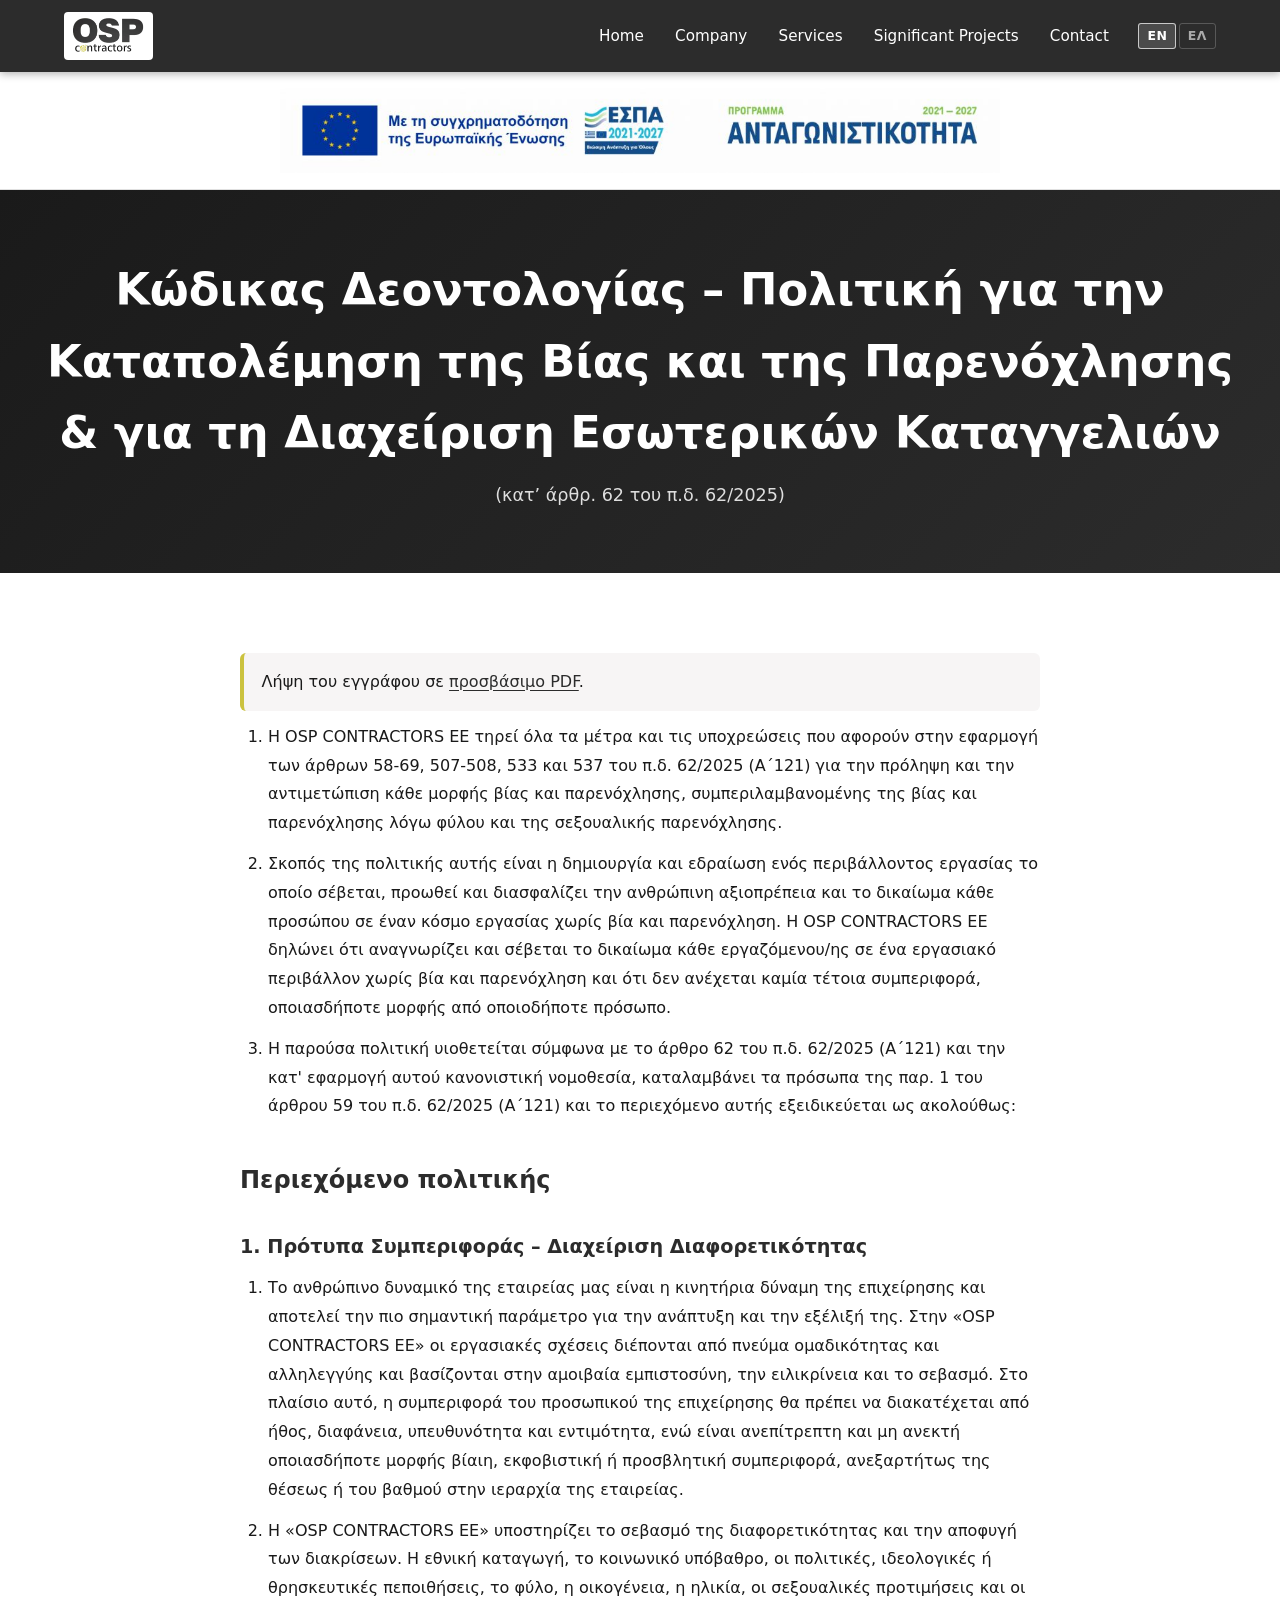
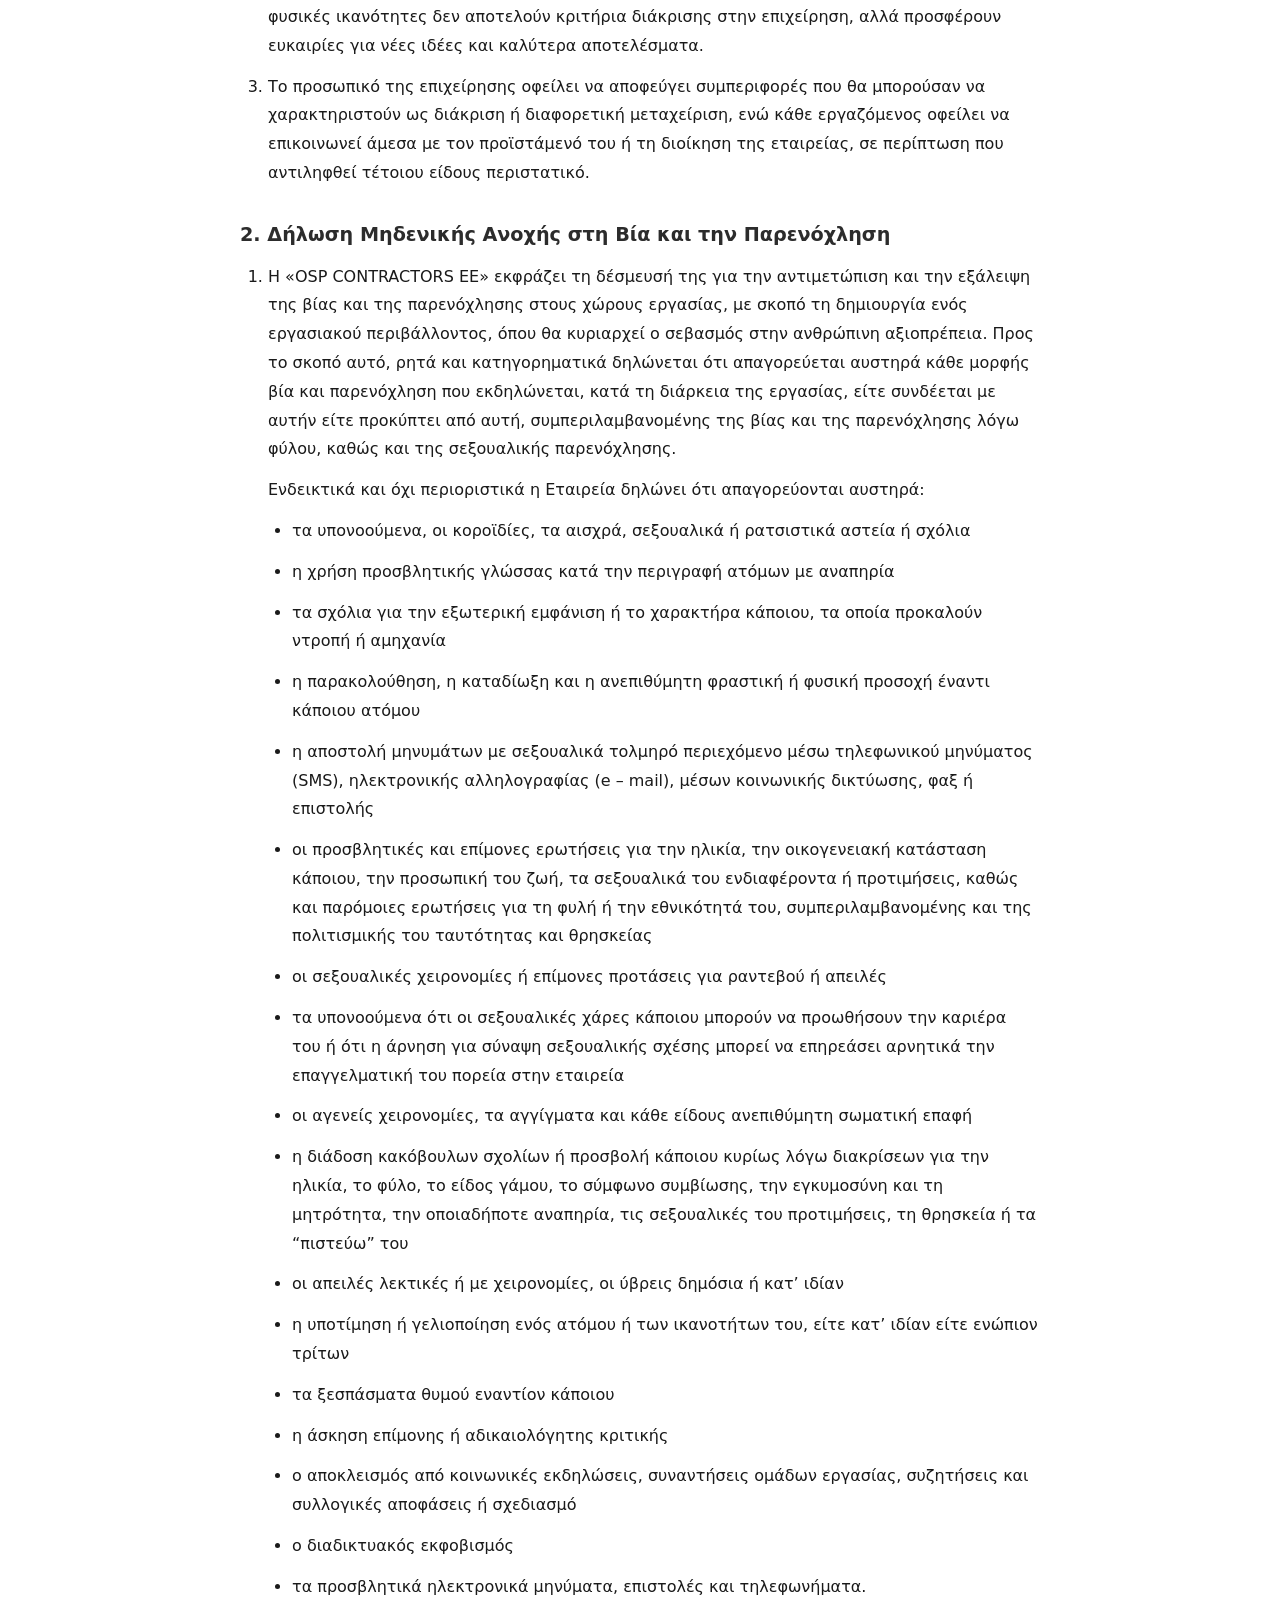
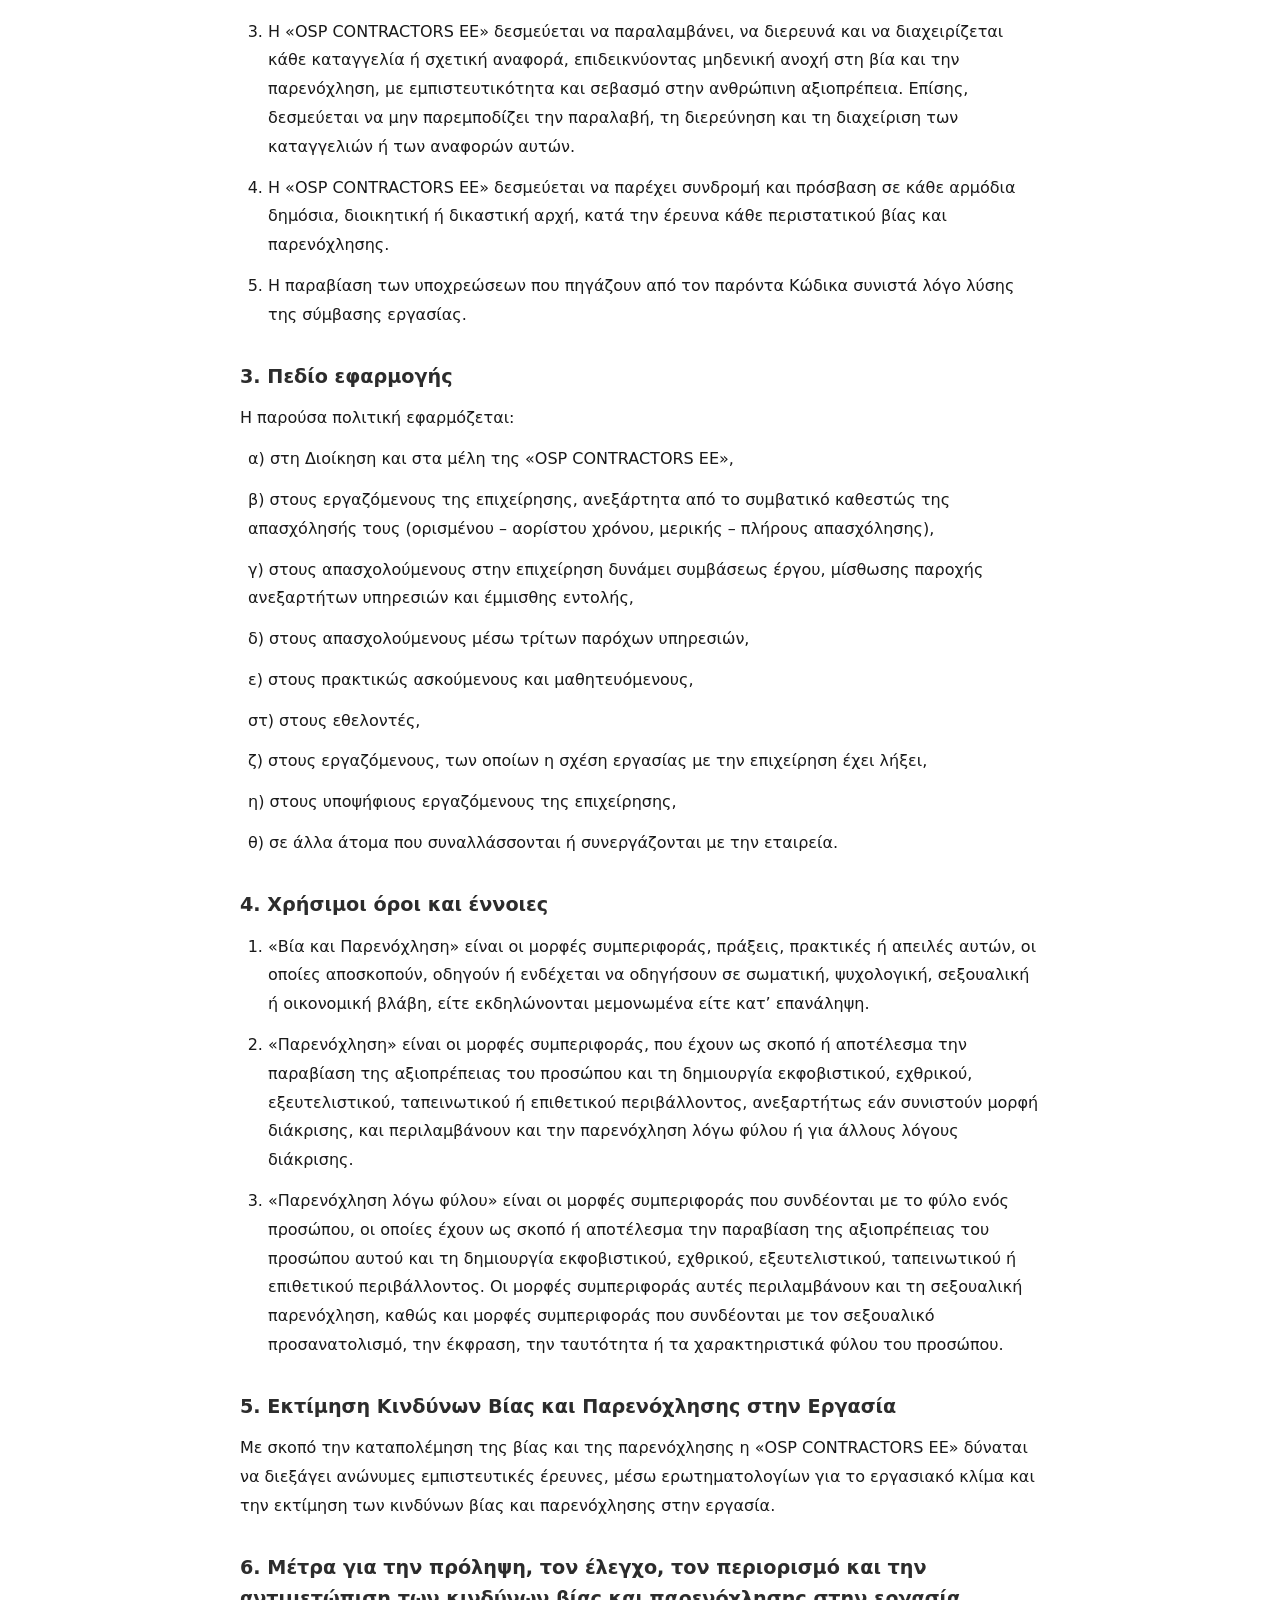
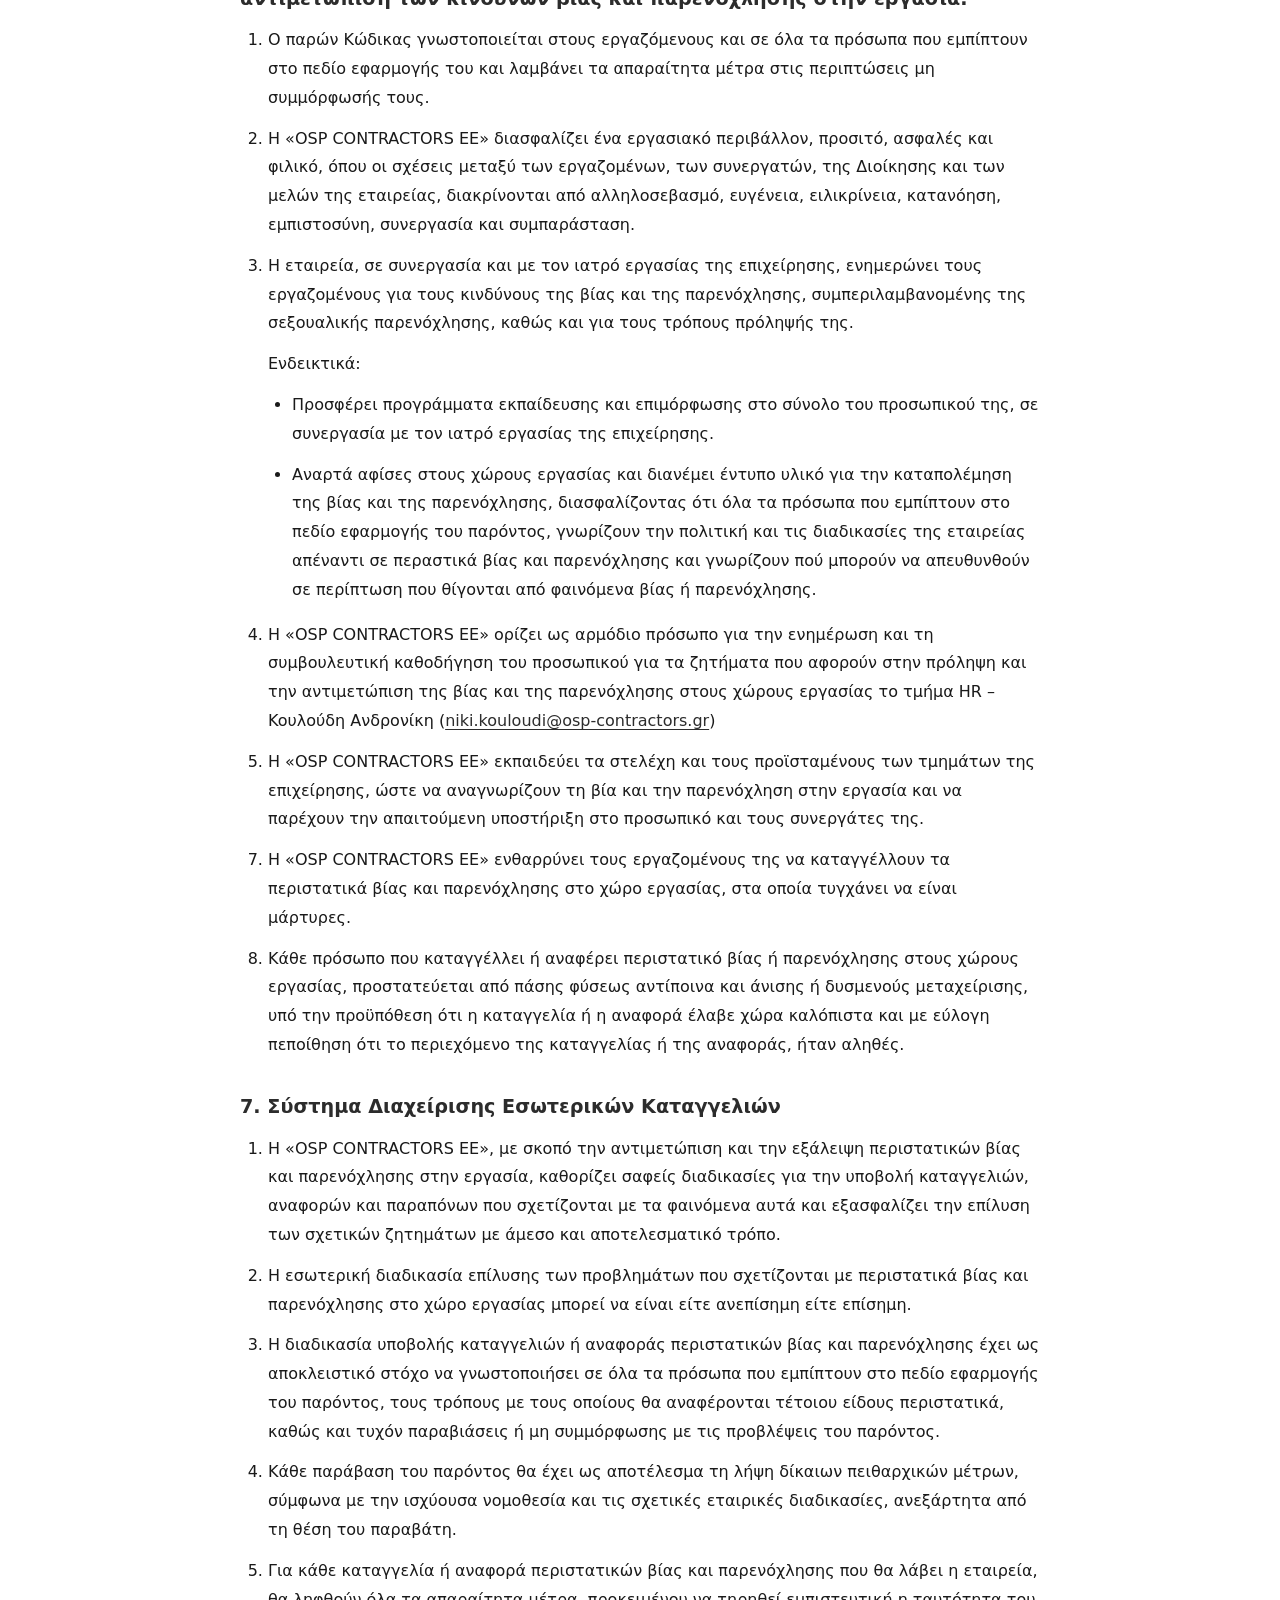
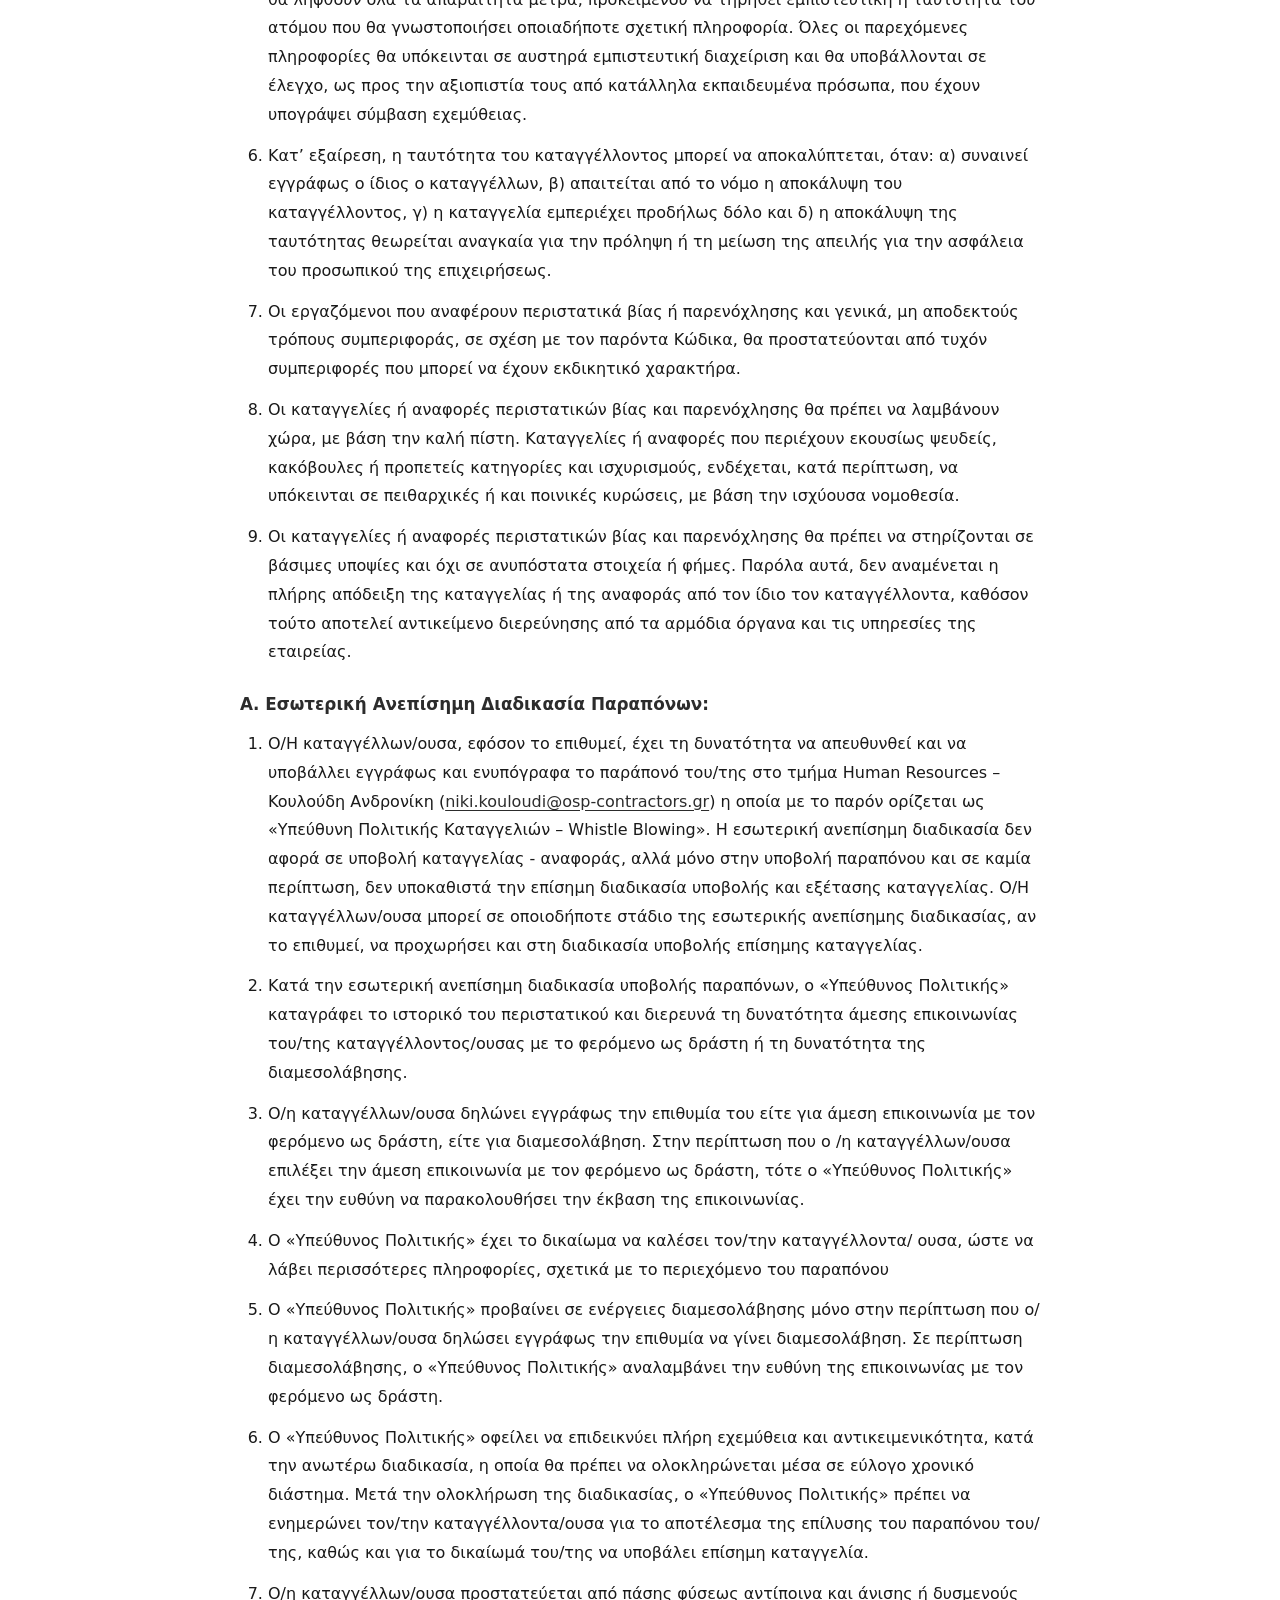
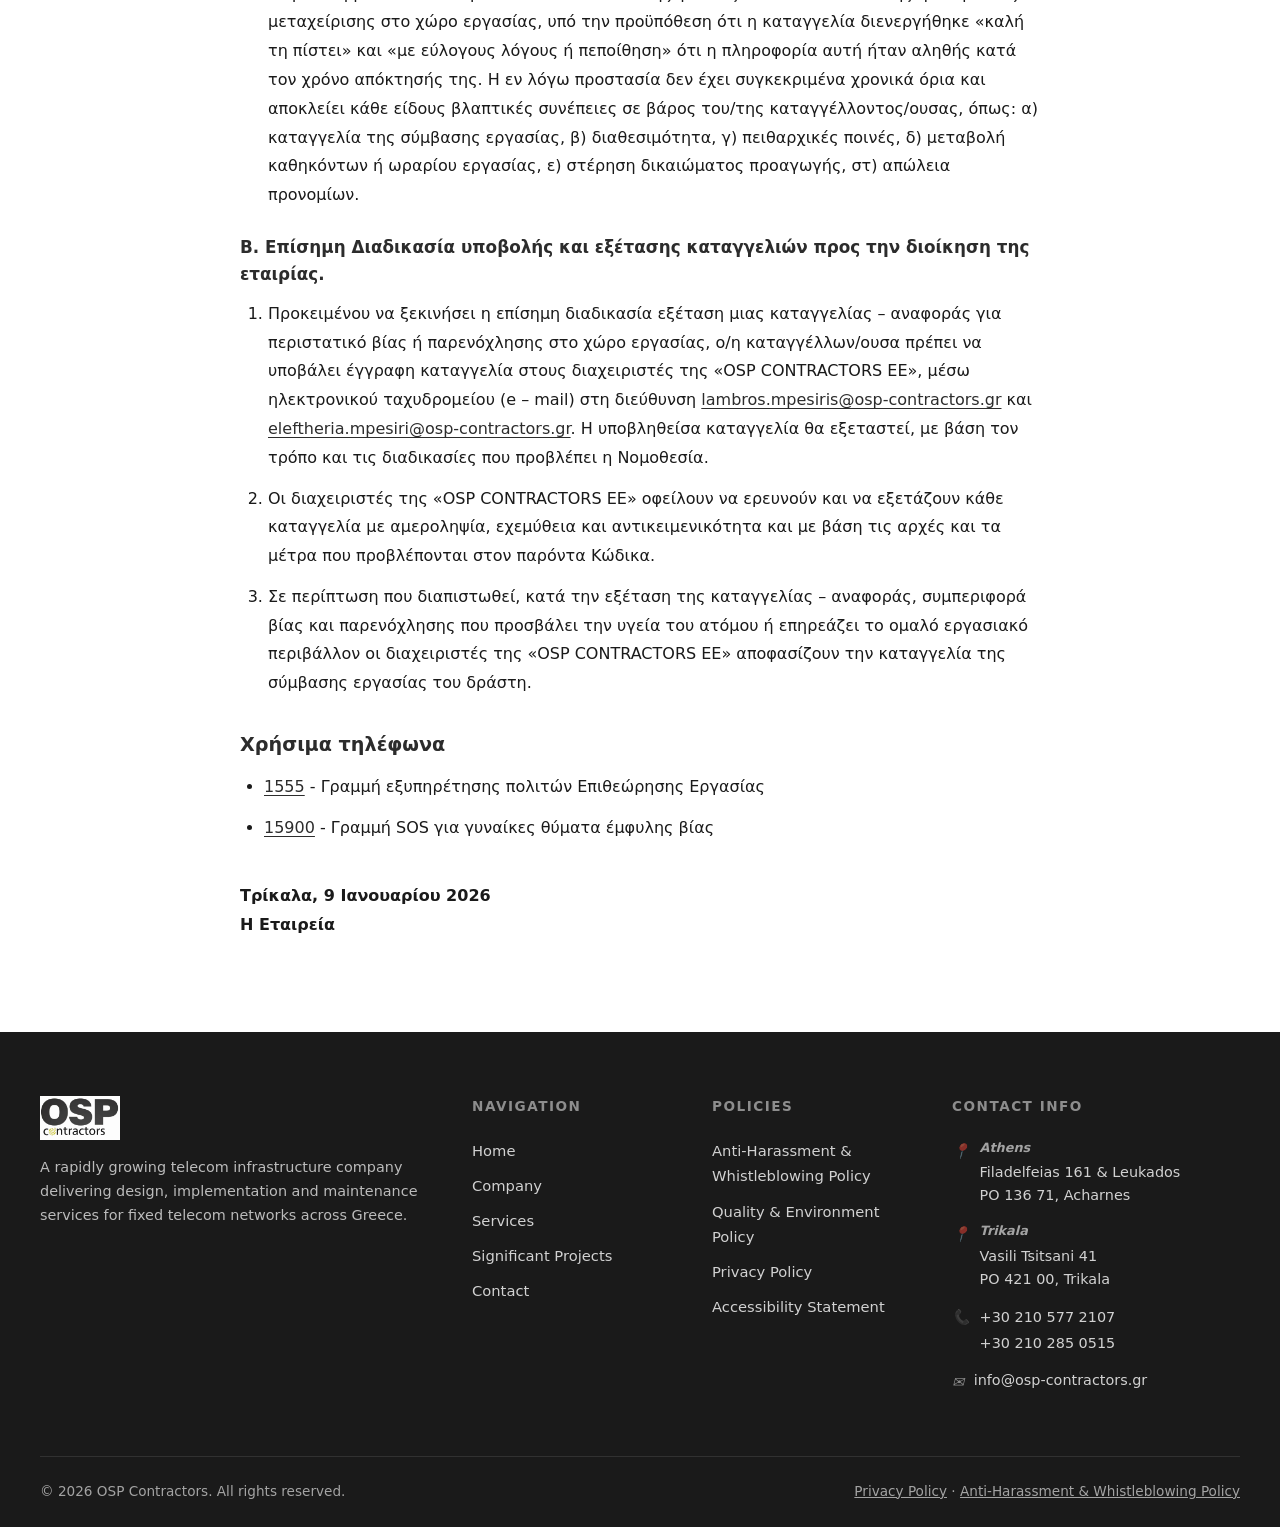
<file: hr-policy.html>
<!DOCTYPE html>
<html lang="en">
<head>
  <meta charset="UTF-8">
  <meta name="viewport" content="width=device-width, initial-scale=1.0">
  <title>Πολιτική κατά της Βίας και της Παρενόχλησης | OSP Contractors</title>
  <meta name="description" content="Κώδικας Δεοντολογίας και Πολιτική της OSP Contractors για την καταπολέμηση της βίας και της παρενόχλησης και τη διαχείριση εσωτερικών καταγγελιών (π.δ. 62/2025). Προσβάσιμη έκδοση.">
  <link rel="stylesheet" href="css/style.css">
</head>
<body>

  <a class="skip-link" href="#main-content" data-i18n="nav.skip">Skip to main content</a>

  <header class="site-header" role="banner">
    <nav class="nav-inner" aria-label="Main navigation">
      <a class="nav-logo" href="index.html" aria-label="OSP Contractors — go to homepage">
        <img src="images/osp-logo.png" alt="OSP Contractors" onerror="this.style.display='none';this.nextElementSibling.style.display='block'">
        <span style="display:none">OSP Contractors</span>
      </a>
      <button class="nav-toggle" aria-expanded="false" aria-controls="nav-list" aria-label="Toggle navigation menu">&#9776;</button>
      <ul class="nav-list" id="nav-list" role="list">
        <li><a href="index.html" data-i18n="nav.home">Home</a></li>
        <li><a href="company.html" data-i18n="nav.company">Company</a></li>
        <li><a href="services.html" data-i18n="nav.services">Services</a></li>
        <li><a href="significant-projects.html" data-i18n="nav.projects">Significant Projects</a></li>
        <li><a href="contact.html" data-i18n="nav.contact">Contact</a></li>
        <li>
          <div class="lang-switcher" role="group" aria-label="Language / Γλώσσα">
            <button class="lang-btn" data-lang="en" lang="en" aria-label="English" aria-pressed="true">EN</button>
            <button class="lang-btn" data-lang="el" lang="el" aria-label="Ελληνικά" aria-pressed="false">ΕΛ</button>
          </div>
        </li>
      </ul>
    </nav>
  </header>

  <!-- EU / ESPA co-funding banner, directly below the menu (Regulation EU 1060/2021) -->
  <div class="espa-banner" lang="el" role="complementary" aria-label="Ευρωπαϊκή χρηματοδότηση — European Union co-funding">
    <div class="container">
      <a href="documents/poster_corrected_1_1.pdf" target="_blank" rel="noopener" aria-label="Ανοίξτε την αφίσα ΕΣΠΑ (PDF, νέα καρτέλα)">
        <img src="images/eu/espa-banner-1024.jpg" width="1024" height="121"
             alt="Με τη συγχρηματοδότηση της Ευρωπαϊκής Ένωσης — ΕΣΠΑ 2021-2027 — Πρόγραμμα Ανταγωνιστικότητα">
      </a>
      <p class="espa-alt"><a href="espa-poster.html">Προσβάσιμη έκδοση της αφίσας (HTML)</a></p>
    </div>
  </div>


  <main id="main-content" lang="el">

    <div class="page-hero">
      <h1>Κώδικας Δεοντολογίας – Πολιτική για την Καταπολέμηση της Βίας και της Παρενόχλησης &amp; για τη Διαχείριση Εσωτερικών Καταγγελιών</h1>
      <p>(κατ’ άρθρ. 62 του π.δ. 62/2025)</p>
    </div>

    <article class="section doc-content">
      <div class="container" style="max-width:800px;">

        <p class="doc-note">Λήψη του εγγράφου σε <a href="documents/hr-policy-accessible.pdf">προσβάσιμο PDF</a>.</p>

        <ol>
          <li>Η OSP CONTRACTORS EE τηρεί όλα τα μέτρα και τις υποχρεώσεις που αφορούν στην εφαρμογή των άρθρων 58-69, 507-508, 533 και 537 του π.δ. 62/2025 (Α΄121) για την πρόληψη και την αντιμετώπιση κάθε μορφής βίας και παρενόχλησης, συμπεριλαμβανομένης της βίας και παρενόχλησης λόγω φύλου και της σεξουαλικής παρενόχλησης.</li>
          <li>Σκοπός της πολιτικής αυτής είναι η δημιουργία και εδραίωση ενός περιβάλλοντος εργασίας το οποίο σέβεται, προωθεί και διασφαλίζει την ανθρώπινη αξιοπρέπεια και το δικαίωμα κάθε προσώπου σε έναν κόσμο εργασίας χωρίς βία και παρενόχληση. Η OSP CONTRACTORS EE δηλώνει ότι αναγνωρίζει και σέβεται το δικαίωμα κάθε εργαζόμενου/ης σε ένα εργασιακό περιβάλλον χωρίς βία και παρενόχληση και ότι δεν ανέχεται καμία τέτοια συμπεριφορά, οποιασδήποτε μορφής από οποιοδήποτε πρόσωπο.</li>
          <li>Η παρούσα πολιτική υιοθετείται σύμφωνα με το άρθρο 62 του π.δ. 62/2025 (Α΄121) και την κατ' εφαρμογή αυτού κανονιστική νομοθεσία, καταλαμβάνει τα πρόσωπα της παρ. 1 του άρθρου 59 του π.δ. 62/2025 (Α΄121) και το περιεχόμενο αυτής εξειδικεύεται ως ακολούθως:</li>
        </ol>

        <h2>Περιεχόμενο πολιτικής</h2>

        <h3>1. Πρότυπα Συμπεριφοράς – Διαχείριση Διαφορετικότητας</h3>
        <ol>
          <li>Το ανθρώπινο δυναμικό της εταιρείας μας είναι η κινητήρια δύναμη της επιχείρησης και αποτελεί την πιο σημαντική παράμετρο για την ανάπτυξη και την εξέλιξή της. Στην «OSP CONTRACTORS EE» οι εργασιακές σχέσεις διέπονται από πνεύμα ομαδικότητας και αλληλεγγύης και βασίζονται στην αμοιβαία εμπιστοσύνη, την ειλικρίνεια και το σεβασμό. Στο πλαίσιο αυτό, η συμπεριφορά του προσωπικού της επιχείρησης θα πρέπει να διακατέχεται από ήθος, διαφάνεια, υπευθυνότητα και εντιμότητα, ενώ είναι ανεπίτρεπτη και μη ανεκτή οποιασδήποτε μορφής βίαιη, εκφοβιστική ή προσβλητική συμπεριφορά, ανεξαρτήτως της θέσεως ή του βαθμού στην ιεραρχία της εταιρείας.</li>
          <li>Η «OSP CONTRACTORS EE» υποστηρίζει το σεβασμό της διαφορετικότητας και την αποφυγή των διακρίσεων. Η εθνική καταγωγή, το κοινωνικό υπόβαθρο, οι πολιτικές, ιδεολογικές ή θρησκευτικές πεποιθήσεις, το φύλο, η οικογένεια, η ηλικία, οι σεξουαλικές προτιμήσεις και οι φυσικές ικανότητες δεν αποτελούν κριτήρια διάκρισης στην επιχείρηση, αλλά προσφέρουν ευκαιρίες για νέες ιδέες και καλύτερα αποτελέσματα.</li>
          <li>Το προσωπικό της επιχείρησης οφείλει να αποφεύγει συμπεριφορές που θα μπορούσαν να χαρακτηριστούν ως διάκριση ή διαφορετική μεταχείριση, ενώ κάθε εργαζόμενος οφείλει να επικοινωνεί άμεσα με τον προϊστάμενό του ή τη διοίκηση της εταιρείας, σε περίπτωση που αντιληφθεί τέτοιου είδους περιστατικό.</li>
        </ol>

        <h3>2. Δήλωση Μηδενικής Ανοχής στη Βία και την Παρενόχληση</h3>
        <ol>
          <li value="1"><p>Η «OSP CONTRACTORS EE» εκφράζει τη δέσμευσή της για την αντιμετώπιση και την εξάλειψη της βίας και της παρενόχλησης στους χώρους εργασίας, με σκοπό τη δημιουργία ενός εργασιακού περιβάλλοντος, όπου θα κυριαρχεί ο σεβασμός στην ανθρώπινη αξιοπρέπεια. Προς το σκοπό αυτό, ρητά και κατηγορηματικά δηλώνεται ότι απαγορεύεται αυστηρά κάθε μορφής βία και παρενόχληση που εκδηλώνεται, κατά τη διάρκεια της εργασίας, είτε συνδέεται με αυτήν είτε προκύπτει από αυτή, συμπεριλαμβανομένης της βίας και της παρενόχλησης λόγω φύλου, καθώς και της σεξουαλικής παρενόχλησης.</p>
            <p>Ενδεικτικά και όχι περιοριστικά η Εταιρεία δηλώνει ότι απαγορεύονται αυστηρά:</p>
            <ul>
              <li>τα υπονοούμενα, οι κοροϊδίες, τα αισχρά, σεξουαλικά ή ρατσιστικά αστεία ή σχόλια</li>
              <li>η χρήση προσβλητικής γλώσσας κατά την περιγραφή ατόμων με αναπηρία</li>
              <li>τα σχόλια για την εξωτερική εμφάνιση ή το χαρακτήρα κάποιου, τα οποία προκαλούν ντροπή ή αμηχανία</li>
              <li>η παρακολούθηση, η καταδίωξη και η ανεπιθύμητη φραστική ή φυσική προσοχή έναντι κάποιου ατόμου</li>
              <li>η αποστολή μηνυμάτων με σεξουαλικά τολμηρό περιεχόμενο μέσω τηλεφωνικού μηνύματος (SMS), ηλεκτρονικής αλληλογραφίας (e – mail), μέσων κοινωνικής δικτύωσης, φαξ ή επιστολής</li>
              <li>οι προσβλητικές και επίμονες ερωτήσεις για την ηλικία, την οικογενειακή κατάσταση κάποιου, την προσωπική του ζωή, τα σεξουαλικά του ενδιαφέροντα ή προτιμήσεις, καθώς και παρόμοιες ερωτήσεις για τη φυλή ή την εθνικότητά του, συμπεριλαμβανομένης και της πολιτισμικής του ταυτότητας και θρησκείας</li>
              <li>οι σεξουαλικές χειρονομίες ή επίμονες προτάσεις για ραντεβού ή απειλές</li>
              <li>τα υπονοούμενα ότι οι σεξουαλικές χάρες κάποιου μπορούν να προωθήσουν την καριέρα του ή ότι η άρνηση για σύναψη σεξουαλικής σχέσης μπορεί να επηρεάσει αρνητικά την επαγγελματική του πορεία στην εταιρεία</li>
              <li>οι αγενείς χειρονομίες, τα αγγίγματα και κάθε είδους ανεπιθύμητη σωματική επαφή</li>
              <li>η διάδοση κακόβουλων σχολίων ή προσβολή κάποιου κυρίως λόγω διακρίσεων για την ηλικία, το φύλο, το είδος γάμου, το σύμφωνο συμβίωσης, την εγκυμοσύνη και τη μητρότητα, την οποιαδήποτε αναπηρία, τις σεξουαλικές του προτιμήσεις, τη θρησκεία ή τα “πιστεύω” του</li>
              <li>οι απειλές λεκτικές ή με χειρονομίες, οι ύβρεις δημόσια ή κατ’ ιδίαν</li>
              <li>η υποτίμηση ή γελιοποίηση ενός ατόμου ή των ικανοτήτων του, είτε κατ’ ιδίαν είτε ενώπιον τρίτων</li>
              <li>τα ξεσπάσματα θυμού εναντίον κάποιου</li>
              <li>η άσκηση επίμονης ή αδικαιολόγητης κριτικής</li>
              <li>ο αποκλεισμός από κοινωνικές εκδηλώσεις, συναντήσεις ομάδων εργασίας, συζητήσεις και συλλογικές αποφάσεις ή σχεδιασμό</li>
              <li>ο διαδικτυακός εκφοβισμός</li>
              <li>τα προσβλητικά ηλεκτρονικά μηνύματα, επιστολές και τηλεφωνήματα.</li>
            </ul></li>
          <li value="3">Η «OSP CONTRACTORS EE» δεσμεύεται να παραλαμβάνει, να διερευνά και να διαχειρίζεται κάθε καταγγελία ή σχετική αναφορά, επιδεικνύοντας μηδενική ανοχή στη βία και την παρενόχληση, με εμπιστευτικότητα και σεβασμό στην ανθρώπινη αξιοπρέπεια. Επίσης, δεσμεύεται να μην παρεμποδίζει την παραλαβή, τη διερεύνηση και τη διαχείριση των καταγγελιών ή των αναφορών αυτών.</li>
          <li value="4">Η «OSP CONTRACTORS EE» δεσμεύεται να παρέχει συνδρομή και πρόσβαση σε κάθε αρμόδια δημόσια, διοικητική ή δικαστική αρχή, κατά την έρευνα κάθε περιστατικού βίας και παρενόχλησης.</li>
          <li value="5">Η παραβίαση των υποχρεώσεων που πηγάζουν από τον παρόντα Κώδικα συνιστά λόγο λύσης της σύμβασης εργασίας.</li>
        </ol>

        <h3>3. Πεδίο εφαρμογής</h3>
        <p>Η παρούσα πολιτική εφαρμόζεται:</p>
        <ul class="doc-lettered">
          <li>α) στη Διοίκηση και στα μέλη της «OSP CONTRACTORS EE»,</li>
          <li>β) στους εργαζόμενους της επιχείρησης, ανεξάρτητα από το συμβατικό καθεστώς της απασχόλησής τους (ορισμένου – αορίστου χρόνου, μερικής – πλήρους απασχόλησης),</li>
          <li>γ) στους απασχολούμενους στην επιχείρηση δυνάμει συμβάσεως έργου, μίσθωσης παροχής ανεξαρτήτων υπηρεσιών και έμμισθης εντολής,</li>
          <li>δ) στους απασχολούμενους μέσω τρίτων παρόχων υπηρεσιών,</li>
          <li>ε) στους πρακτικώς ασκούμενους και μαθητευόμενους,</li>
          <li>στ) στους εθελοντές,</li>
          <li>ζ) στους εργαζόμενους, των οποίων η σχέση εργασίας με την επιχείρηση έχει λήξει,</li>
          <li>η) στους υποψήφιους εργαζόμενους της επιχείρησης,</li>
          <li>θ) σε άλλα άτομα που συναλλάσσονται ή συνεργάζονται με την εταιρεία.</li>
        </ul>

        <h3>4. Χρήσιμοι όροι και έννοιες</h3>
        <ol>
          <li>«Βία και Παρενόχληση» είναι οι μορφές συμπεριφοράς, πράξεις, πρακτικές ή απειλές αυτών, οι οποίες αποσκοπούν, οδηγούν ή ενδέχεται να οδηγήσουν σε σωματική, ψυχολογική, σεξουαλική ή οικονομική βλάβη, είτε εκδηλώνονται μεμονωμένα είτε κατ’ επανάληψη.</li>
          <li>«Παρενόχληση» είναι οι μορφές συμπεριφοράς, που έχουν ως σκοπό ή αποτέλεσμα την παραβίαση της αξιοπρέπειας του προσώπου και τη δημιουργία εκφοβιστικού, εχθρικού, εξευτελιστικού, ταπεινωτικού ή επιθετικού περιβάλλοντος, ανεξαρτήτως εάν συνιστούν μορφή διάκρισης, και περιλαμβάνουν και την παρενόχληση λόγω φύλου ή για άλλους λόγους διάκρισης.</li>
          <li>«Παρενόχληση λόγω φύλου» είναι οι μορφές συμπεριφοράς που συνδέονται με το φύλο ενός προσώπου, οι οποίες έχουν ως σκοπό ή αποτέλεσμα την παραβίαση της αξιοπρέπειας του προσώπου αυτού και τη δημιουργία εκφοβιστικού, εχθρικού, εξευτελιστικού, ταπεινωτικού ή επιθετικού περιβάλλοντος. Οι μορφές συμπεριφοράς αυτές περιλαμβάνουν και τη σεξουαλική παρενόχληση, καθώς και μορφές συμπεριφοράς που συνδέονται με τον σεξουαλικό προσανατολισμό, την έκφραση, την ταυτότητα ή τα χαρακτηριστικά φύλου του προσώπου.</li>
        </ol>

        <h3>5. Εκτίμηση Κινδύνων Βίας και Παρενόχλησης στην Εργασία</h3>
        <p>Με σκοπό την καταπολέμηση της βίας και της παρενόχλησης η «OSP CONTRACTORS EE» δύναται να διεξάγει ανώνυμες εμπιστευτικές έρευνες, μέσω ερωτηματολογίων για το εργασιακό κλίμα και την εκτίμηση των κινδύνων βίας και παρενόχλησης στην εργασία.</p>

        <h3>6. Μέτρα για την πρόληψη, τον έλεγχο, τον περιορισμό και την αντιμετώπιση των κινδύνων βίας και παρενόχλησης στην εργασία.</h3>
        <ol>
          <li value="1">Ο παρών Κώδικας γνωστοποιείται στους εργαζόμενους και σε όλα τα πρόσωπα που εμπίπτουν στο πεδίο εφαρμογής του και λαμβάνει τα απαραίτητα μέτρα στις περιπτώσεις μη συμμόρφωσής τους.</li>
          <li value="2">Η «OSP CONTRACTORS EE» διασφαλίζει ένα εργασιακό περιβάλλον, προσιτό, ασφαλές και φιλικό, όπου οι σχέσεις μεταξύ των εργαζομένων, των συνεργατών, της Διοίκησης και των μελών της εταιρείας, διακρίνονται από αλληλοσεβασμό, ευγένεια, ειλικρίνεια, κατανόηση, εμπιστοσύνη, συνεργασία και συμπαράσταση.</li>
          <li value="3"><p>Η εταιρεία, σε συνεργασία και με τον ιατρό εργασίας της επιχείρησης, ενημερώνει τους εργαζομένους για τους κινδύνους της βίας και της παρενόχλησης, συμπεριλαμβανομένης της σεξουαλικής παρενόχλησης, καθώς και για τους τρόπους πρόληψής της.</p>
            <p>Ενδεικτικά:</p>
            <ul>
              <li>Προσφέρει προγράμματα εκπαίδευσης και επιμόρφωσης στο σύνολο του προσωπικού της, σε συνεργασία με τον ιατρό εργασίας της επιχείρησης.</li>
              <li>Αναρτά αφίσες στους χώρους εργασίας και διανέμει έντυπο υλικό για την καταπολέμηση της βίας και της παρενόχλησης, διασφαλίζοντας ότι όλα τα πρόσωπα που εμπίπτουν στο πεδίο εφαρμογής του παρόντος, γνωρίζουν την πολιτική και τις διαδικασίες της εταιρείας απέναντι σε περαστικά βίας και παρενόχλησης και γνωρίζουν πού μπορούν να απευθυνθούν σε περίπτωση που θίγονται από φαινόμενα βίας ή παρενόχλησης.</li>
            </ul></li>
          <li value="4">Η «OSP CONTRACTORS EE» ορίζει ως αρμόδιο πρόσωπο για την ενημέρωση και τη συμβουλευτική καθοδήγηση του προσωπικού για τα ζητήματα που αφορούν στην πρόληψη και την αντιμετώπιση της βίας και της παρενόχλησης στους χώρους εργασίας το τμήμα HR – Koυλούδη Ανδρονίκη (<a href="mailto:niki.kouloudi@osp-contractors.gr">niki.kouloudi@osp-contractors.gr</a>)</li>
          <li value="5">Η «OSP CONTRACTORS EE» εκπαιδεύει τα στελέχη και τους προϊσταμένους των τμημάτων της επιχείρησης, ώστε να αναγνωρίζουν τη βία και την παρενόχληση στην εργασία και να παρέχουν την απαιτούμενη υποστήριξη στο προσωπικό και τους συνεργάτες της.</li>
          <li value="7">Η «OSP CONTRACTORS EE» ενθαρρύνει τους εργαζομένους της να καταγγέλλουν τα περιστατικά βίας και παρενόχλησης στο χώρο εργασίας, στα οποία τυγχάνει να είναι μάρτυρες.</li>
          <li value="8">Κάθε πρόσωπο που καταγγέλλει ή αναφέρει περιστατικό βίας ή παρενόχλησης στους χώρους εργασίας, προστατεύεται από πάσης φύσεως αντίποινα και άνισης ή δυσμενούς μεταχείρισης, υπό την προϋπόθεση ότι η καταγγελία ή η αναφορά έλαβε χώρα καλόπιστα και με εύλογη πεποίθηση ότι το περιεχόμενο της καταγγελίας ή της αναφοράς, ήταν αληθές.</li>
        </ol>

        <h3>7. Σύστημα Διαχείρισης Εσωτερικών Καταγγελιών</h3>
        <ol>
          <li>Η «OSP CONTRACTORS EE», με σκοπό την αντιμετώπιση και την εξάλειψη περιστατικών βίας και παρενόχλησης στην εργασία, καθορίζει σαφείς διαδικασίες για την υποβολή καταγγελιών, αναφορών και παραπόνων που σχετίζονται με τα φαινόμενα αυτά και εξασφαλίζει την επίλυση των σχετικών ζητημάτων με άμεσο και αποτελεσματικό τρόπο.</li>
          <li>Η εσωτερική διαδικασία επίλυσης των προβλημάτων που σχετίζονται με περιστατικά βίας και παρενόχλησης στο χώρο εργασίας μπορεί να είναι είτε ανεπίσημη είτε επίσημη.</li>
          <li>Η διαδικασία υποβολής καταγγελιών ή αναφοράς περιστατικών βίας και παρενόχλησης έχει ως αποκλειστικό στόχο να γνωστοποιήσει σε όλα τα πρόσωπα που εμπίπτουν στο πεδίο εφαρμογής του παρόντος, τους τρόπους με τους οποίους θα αναφέρονται τέτοιου είδους περιστατικά, καθώς και τυχόν παραβιάσεις ή μη συμμόρφωσης με τις προβλέψεις του παρόντος.</li>
          <li>Κάθε παράβαση του παρόντος θα έχει ως αποτέλεσμα τη λήψη δίκαιων πειθαρχικών μέτρων, σύμφωνα με την ισχύουσα νομοθεσία και τις σχετικές εταιρικές διαδικασίες, ανεξάρτητα από τη θέση του παραβάτη.</li>
          <li>Για κάθε καταγγελία ή αναφορά περιστατικών βίας και παρενόχλησης που θα λάβει η εταιρεία, θα ληφθούν όλα τα απαραίτητα μέτρα, προκειμένου να τηρηθεί εμπιστευτική η ταυτότητα του ατόμου που θα γνωστοποιήσει οποιαδήποτε σχετική πληροφορία. Όλες οι παρεχόμενες πληροφορίες θα υπόκεινται σε αυστηρά εμπιστευτική διαχείριση και θα υποβάλλονται σε έλεγχο, ως προς την αξιοπιστία τους από κατάλληλα εκπαιδευμένα πρόσωπα, που έχουν υπογράψει σύμβαση εχεμύθειας.</li>
          <li>Κατ’ εξαίρεση, η ταυτότητα του καταγγέλλοντος μπορεί να αποκαλύπτεται, όταν: α) συναινεί εγγράφως ο ίδιος ο καταγγέλλων, β) απαιτείται από το νόμο η αποκάλυψη του καταγγέλλοντος, γ) η καταγγελία εμπεριέχει προδήλως δόλο και δ) η αποκάλυψη της ταυτότητας θεωρείται αναγκαία για την πρόληψη ή τη μείωση της απειλής για την ασφάλεια του προσωπικού της επιχειρήσεως.</li>
          <li>Οι εργαζόμενοι που αναφέρουν περιστατικά βίας ή παρενόχλησης και γενικά, μη αποδεκτούς τρόπους συμπεριφοράς, σε σχέση με τον παρόντα Κώδικα, θα προστατεύονται από τυχόν συμπεριφορές που μπορεί να έχουν εκδικητικό χαρακτήρα.</li>
          <li>Οι καταγγελίες ή αναφορές περιστατικών βίας και παρενόχλησης θα πρέπει να λαμβάνουν χώρα, με βάση την καλή πίστη. Καταγγελίες ή αναφορές που περιέχουν εκουσίως ψευδείς, κακόβουλες ή προπετείς κατηγορίες και ισχυρισμούς, ενδέχεται, κατά περίπτωση, να υπόκεινται σε πειθαρχικές ή και ποινικές κυρώσεις, με βάση την ισχύουσα νομοθεσία.</li>
          <li>Οι καταγγελίες ή αναφορές περιστατικών βίας και παρενόχλησης θα πρέπει να στηρίζονται σε βάσιμες υποψίες και όχι σε ανυπόστατα στοιχεία ή φήμες. Παρόλα αυτά, δεν αναμένεται η πλήρης απόδειξη της καταγγελίας ή της αναφοράς από τον ίδιο τον καταγγέλλοντα, καθόσον τούτο αποτελεί αντικείμενο διερεύνησης από τα αρμόδια όργανα και τις υπηρεσίες της εταιρείας.</li>
        </ol>

        <h4>Α. Εσωτερική Ανεπίσημη Διαδικασία Παραπόνων:</h4>
        <ol>
          <li>Ο/Η καταγγέλλων/ουσα, εφόσον το επιθυμεί, έχει τη δυνατότητα να απευθυνθεί και να υποβάλλει εγγράφως και ενυπόγραφα το παράπονό του/της στο τμήμα Human Resources – Koυλούδη Ανδρονίκη (<a href="mailto:niki.kouloudi@osp-contractors.gr">niki.kouloudi@osp-contractors.gr</a>) η οποία με το παρόν ορίζεται ως «Υπεύθυνη Πολιτικής Καταγγελιών – Whistle Blowing». Η εσωτερική ανεπίσημη διαδικασία δεν αφορά σε υποβολή καταγγελίας - αναφοράς, αλλά μόνο στην υποβολή παραπόνου και σε καμία περίπτωση, δεν υποκαθιστά την επίσημη διαδικασία υποβολής και εξέτασης καταγγελίας. Ο/Η καταγγέλλων/ουσα μπορεί σε οποιοδήποτε στάδιο της εσωτερικής ανεπίσημης διαδικασίας, αν το επιθυμεί, να προχωρήσει και στη διαδικασία υποβολής επίσημης καταγγελίας.</li>
          <li>Κατά την εσωτερική ανεπίσημη διαδικασία υποβολής παραπόνων, ο «Υπεύθυνος Πολιτικής» καταγράφει το ιστορικό του περιστατικού και διερευνά τη δυνατότητα άμεσης επικοινωνίας του/της καταγγέλλοντος/ουσας με το φερόμενο ως δράστη ή τη δυνατότητα της διαμεσολάβησης.</li>
          <li>Ο/η καταγγέλλων/ουσα δηλώνει εγγράφως την επιθυμία του είτε για άμεση επικοινωνία με τον φερόμενο ως δράστη, είτε για διαμεσολάβηση. Στην περίπτωση που ο /η καταγγέλλων/ουσα επιλέξει την άμεση επικοινωνία με τον φερόμενο ως δράστη, τότε ο «Υπεύθυνος Πολιτικής» έχει την ευθύνη να παρακολουθήσει την έκβαση της επικοινωνίας.</li>
          <li>Ο «Υπεύθυνος Πολιτικής» έχει το δικαίωμα να καλέσει τον/την καταγγέλλοντα/ ουσα, ώστε να λάβει περισσότερες πληροφορίες, σχετικά με το περιεχόμενο του παραπόνου</li>
          <li>Ο «Υπεύθυνος Πολιτικής» προβαίνει σε ενέργειες διαμεσολάβησης μόνο στην περίπτωση που ο/η καταγγέλλων/ουσα δηλώσει εγγράφως την επιθυμία να γίνει διαμεσολάβηση. Σε περίπτωση διαμεσολάβησης, ο «Υπεύθυνος Πολιτικής» αναλαμβάνει την ευθύνη της επικοινωνίας με τον φερόμενο ως δράστη.</li>
          <li>Ο «Υπεύθυνος Πολιτικής» οφείλει να επιδεικνύει πλήρη εχεμύθεια και αντικειμενικότητα, κατά την ανωτέρω διαδικασία, η οποία θα πρέπει να ολοκληρώνεται μέσα σε εύλογο χρονικό διάστημα. Μετά την ολοκλήρωση της διαδικασίας, ο «Υπεύθυνος Πολιτικής» πρέπει να ενημερώνει τον/την καταγγέλλοντα/ουσα για το αποτέλεσμα της επίλυσης του παραπόνου του/της, καθώς και για το δικαίωμά του/της να υποβάλει επίσημη καταγγελία.</li>
          <li>Ο/η καταγγέλλων/ουσα προστατεύεται από πάσης φύσεως αντίποινα και άνισης ή δυσμενούς μεταχείρισης στο χώρο εργασίας, υπό την προϋπόθεση ότι η καταγγελία διενεργήθηκε «καλή τη πίστει» και «με εύλογους λόγους ή πεποίθηση» ότι η πληροφορία αυτή ήταν αληθής κατά τον χρόνο απόκτησής της. Η εν λόγω προστασία δεν έχει συγκεκριμένα χρονικά όρια και αποκλείει κάθε είδους βλαπτικές συνέπειες σε βάρος του/της καταγγέλλοντος/ουσας, όπως: α) καταγγελία της σύμβασης εργασίας, β) διαθεσιμότητα, γ) πειθαρχικές ποινές, δ) μεταβολή καθηκόντων ή ωραρίου εργασίας, ε) στέρηση δικαιώματος προαγωγής, στ) απώλεια προνομίων.</li>
        </ol>

        <h4>Β. Επίσημη Διαδικασία υποβολής και εξέτασης καταγγελιών προς την διοίκηση της εταιρίας.</h4>
        <ol>
          <li>Προκειμένου να ξεκινήσει η επίσημη διαδικασία εξέταση μιας καταγγελίας – αναφοράς για περιστατικό βίας ή παρενόχλησης στο χώρο εργασίας, ο/η καταγγέλλων/ουσα πρέπει να υποβάλει έγγραφη καταγγελία στους διαχειριστές της «OSP CONTRACTORS EE», μέσω ηλεκτρονικού ταχυδρομείου (e – mail) στη διεύθυνση <a href="mailto:lambros.mpesiris@osp-contractors.gr">lambros.mpesiris@osp-contractors.gr</a> και <a href="mailto:eleftheria.mpesiri@osp-contractors.gr">eleftheria.mpesiri@osp-contractors.gr</a>. Η υποβληθείσα καταγγελία θα εξεταστεί, με βάση τον τρόπο και τις διαδικασίες που προβλέπει η Νομοθεσία.</li>
          <li>Οι διαχειριστές της «OSP CONTRACTORS EE» οφείλουν να ερευνούν και να εξετάζουν κάθε καταγγελία με αμεροληψία, εχεμύθεια και αντικειμενικότητα και με βάση τις αρχές και τα μέτρα που προβλέπονται στον παρόντα Κώδικα.</li>
          <li>Σε περίπτωση που διαπιστωθεί, κατά την εξέταση της καταγγελίας – αναφοράς, συμπεριφορά βίας και παρενόχλησης που προσβάλει την υγεία του ατόμου ή επηρεάζει το ομαλό εργασιακό περιβάλλον οι διαχειριστές της «OSP CONTRACTORS EE» αποφασίζουν την καταγγελία της σύμβασης εργασίας του δράστη.</li>
        </ol>

        <h3>Χρήσιμα τηλέφωνα</h3>
        <ul>
          <li><a href="tel:1555">1555</a> - Γραμμή εξυπηρέτησης πολιτών Επιθεώρησης Εργασίας</li>
          <li><a href="tel:15900">15900</a> - Γραμμή SOS για γυναίκες θύματα έμφυλης βίας</li>
        </ul>

        <p class="doc-sign">Τρίκαλα, 9 Ιανουαρίου 2026<br>Η Εταιρεία</p>

      </div>
    </article>
  </main>

  <footer class="site-footer" role="contentinfo">
    <div class="footer-inner">
      <div class="footer-brand">
        <img src="images/osp-logo-white.png" alt="OSP Contractors" onerror="this.style.display='none';this.nextElementSibling.style.display='block'">
        <span style="display:none; font-size:1.2rem; font-weight:700; margin-bottom:1rem">OSP Contractors</span>
        <p>
          <span data-i18n="footer.brand">A rapidly growing telecom infrastructure company delivering design, implementation and maintenance services for fixed telecom networks across Greece.</span>
        </p>
      </div>
      <nav aria-label="Footer navigation">
        <h2 class="footer-heading" data-i18n="footer.nav.title">Navigation</h2>
        <ul class="footer-links" role="list">
          <li><a href="index.html" data-i18n="nav.home">Home</a></li>
          <li><a href="company.html" data-i18n="nav.company">Company</a></li>
          <li><a href="services.html" data-i18n="nav.services">Services</a></li>
          <li><a href="significant-projects.html" data-i18n="nav.projects">Significant Projects</a></li>
          <li><a href="contact.html" data-i18n="nav.contact">Contact</a></li>
        </ul>
      </nav>
      <nav aria-label="Policies">
        <h2 class="footer-heading" data-i18n="footer.policies.title">Policies</h2>
        <ul class="footer-links" role="list">
          <li><a href="hr-policy.html" data-i18n="footer.hr-policy">Anti-Harassment &amp; Whistleblowing Policy</a></li>
          <li><a href="documents/quality-environment-policy.pdf" target="_blank" rel="noopener" data-i18n="footer.qe-policy">Quality &amp; Environment Policy</a></li>
          <li><a href="privacy-policy.html" data-i18n="footer.privacy">Privacy Policy</a></li>
          <li><a href="accessibility-statement.html" data-i18n="footer.accessibility">Accessibility Statement</a></li>
        </ul>
      </nav>
      <div>
        <h2 class="footer-heading" data-i18n="footer.contact.title">Contact Info</h2>
        <address>
          <div class="footer-contact-item">
            <span aria-hidden="true">&#128205;</span>
            <div>
              <strong style="font-size:0.8rem;opacity:0.6;display:block;margin-bottom:0.2rem;">Athens</strong>
              <p style="font-style:normal;opacity:0.8;font-size:0.9rem;">
                Filadelfeias 161 &amp; Leukados<br>
                PO 136 71, Acharnes
              </p>
            </div>
          </div>
          <div class="footer-contact-item">
            <span aria-hidden="true">&#128205;</span>
            <div>
              <strong style="font-size:0.8rem;opacity:0.6;display:block;margin-bottom:0.2rem;">Trikala</strong>
              <p style="font-style:normal;opacity:0.8;font-size:0.9rem;">
                Vasili Tsitsani 41<br>
                PO 421 00, Trikala
              </p>
            </div>
          </div>
          <div class="footer-contact-item">
            <span aria-hidden="true">&#128222;</span>
            <div>
              <a href="tel:+302105772107" style="opacity:0.8;font-size:0.9rem;">+30 210 577 2107</a><br>
              <a href="tel:+302102850515" style="opacity:0.8;font-size:0.9rem;">+30 210 285 0515</a>
            </div>
          </div>
          <div class="footer-contact-item">
            <span aria-hidden="true">&#9993;</span>
            <a href="mailto:info@osp-contractors.gr">info@osp-contractors.gr</a>
          </div>
        </address>
      </div>
    </div>
    <div class="footer-bottom">
      <p>&copy; <span id="year"></span> OSP Contractors. All rights reserved.</p>
      <p>
        <a href="privacy-policy.html" data-i18n="footer.privacy">Privacy Policy</a> &middot;
        <a href="hr-policy.html" data-i18n="footer.hr-policy">Anti-Harassment &amp; Whistleblowing Policy</a>
      </p>
    </div>
  </footer>

  <script src="js/main.js"></script>
  <script src="js/translations.js"></script>
  <script src="js/translations-attrs.js"></script>
  <script src="js/i18n.js"></script>
  <!-- Skynet "All in One Accessibility" widget (optional extra; same embed as the current live site).
       It does not replace the WCAG fixes in this site. Third-party script: mention in the Privacy Policy. -->
  <script id="aioa-adawidget"
          src="https://www.skynettechnologies.com/accessibility/js/all-in-one-accessibility-js-widget-minify.js?colorcode=#420083&amp;token=&amp;position=bottom_right"
          async></script>
</body>
</html>
</file>
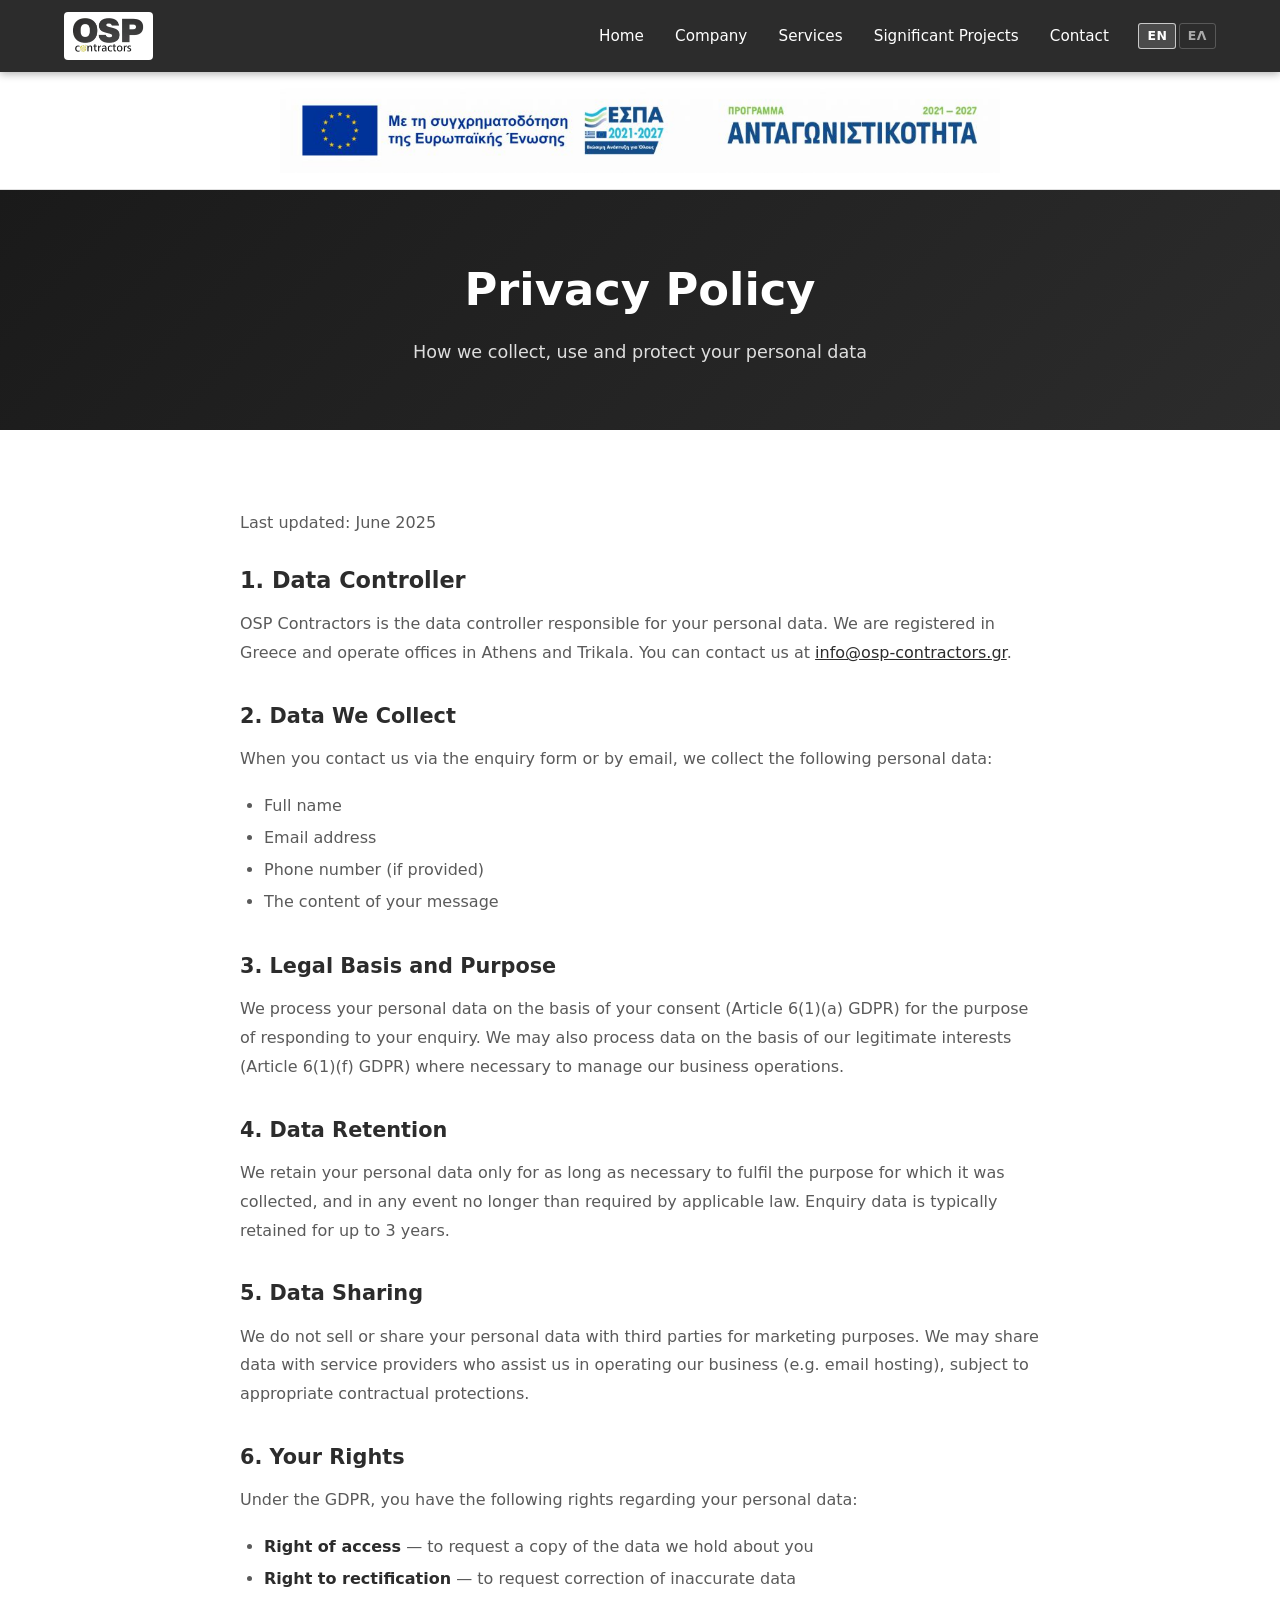
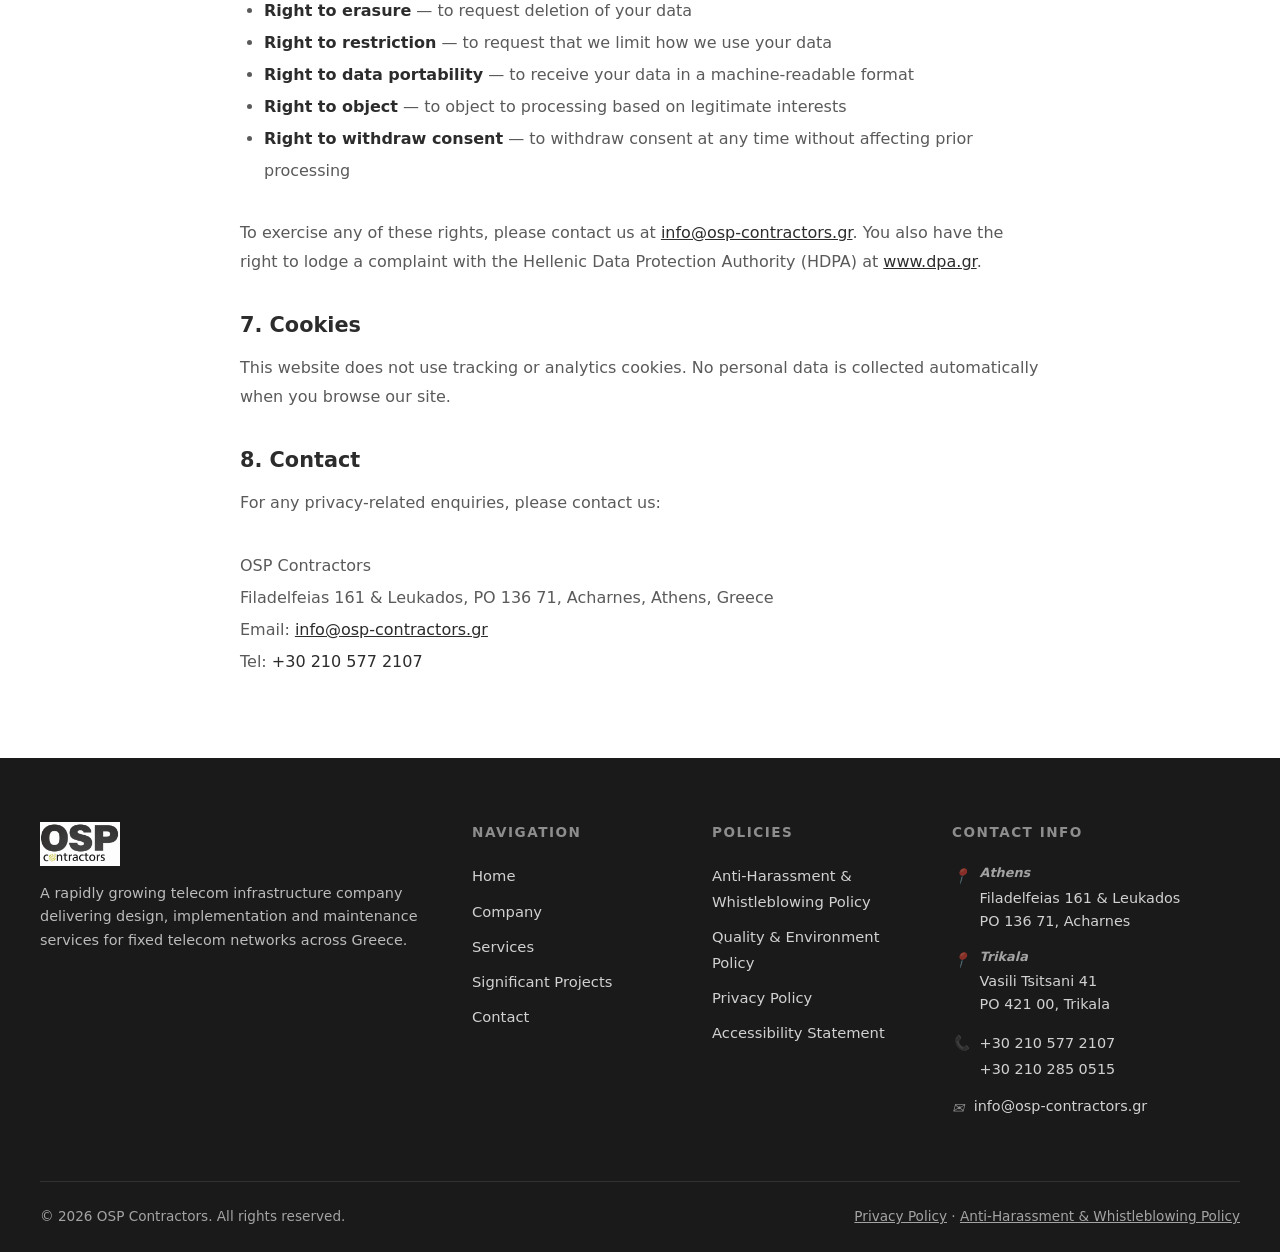
<file: privacy-policy.html>
<!DOCTYPE html>
<html lang="en">
<head>
  <meta charset="UTF-8">
  <meta name="viewport" content="width=device-width, initial-scale=1.0">
  <title>Privacy Policy | OSP Contractors</title>
  <meta name="description" content="Privacy Policy for OSP Contractors — how we collect, use and protect your personal data in accordance with GDPR.">
  <link rel="stylesheet" href="css/style.css">
</head>
<body>

  <a class="skip-link" href="#main-content" data-i18n="nav.skip">Skip to main content</a>

  <header class="site-header" role="banner">
    <nav class="nav-inner" aria-label="Main navigation">
      <a class="nav-logo" href="index.html" aria-label="OSP Contractors — go to homepage">
        <img src="images/osp-logo.png" alt="OSP Contractors" onerror="this.style.display='none';this.nextElementSibling.style.display='block'">
        <span style="display:none">OSP Contractors</span>
      </a>
      <button class="nav-toggle" aria-expanded="false" aria-controls="nav-list" aria-label="Toggle navigation menu">&#9776;</button>
      <ul class="nav-list" id="nav-list" role="list">
        <li><a href="index.html" data-i18n="nav.home">Home</a></li>
        <li><a href="company.html" data-i18n="nav.company">Company</a></li>
        <li><a href="services.html" data-i18n="nav.services">Services</a></li>
        <li><a href="significant-projects.html" data-i18n="nav.projects">Significant Projects</a></li>
        <li><a href="contact.html" data-i18n="nav.contact">Contact</a></li>
        <li>
          <div class="lang-switcher" role="group" aria-label="Language / Γλώσσα">
            <button class="lang-btn" data-lang="en" lang="en" aria-label="English" aria-pressed="true">EN</button>
            <button class="lang-btn" data-lang="el" lang="el" aria-label="Ελληνικά" aria-pressed="false">ΕΛ</button>
          </div>
        </li>
      </ul>
    </nav>
  </header>

  <!-- EU / ESPA co-funding banner, directly below the menu (Regulation EU 1060/2021) -->
  <div class="espa-banner" lang="el" role="complementary" aria-label="Ευρωπαϊκή χρηματοδότηση — European Union co-funding">
    <div class="container">
      <a href="documents/poster_corrected_1_1.pdf" target="_blank" rel="noopener" aria-label="Ανοίξτε την αφίσα ΕΣΠΑ (PDF, νέα καρτέλα)">
        <img src="images/eu/espa-banner-1024.jpg" width="1024" height="121"
             alt="Με τη συγχρηματοδότηση της Ευρωπαϊκής Ένωσης — ΕΣΠΑ 2021-2027 — Πρόγραμμα Ανταγωνιστικότητα">
      </a>
      <p class="espa-alt"><a href="espa-poster.html">Προσβάσιμη έκδοση της αφίσας (HTML)</a></p>
    </div>
  </div>


  <main id="main-content">

    <div class="page-hero">
      <h1>Privacy Policy</h1>
      <p>How we collect, use and protect your personal data</p>
    </div>

    <section class="section" aria-labelledby="privacy-heading">
      <div class="container" style="max-width:800px;">

        <p id="privacy-updated" style="color:var(--text-muted); margin-bottom:2rem;">
          Last updated: June 2025
        </p>

        <h2 class="section-title" id="privacy-heading" style="font-size:1.4rem; margin-bottom:1rem;">1. Data Controller</h2>
        <p style="color:var(--text-muted); line-height:1.8; margin-bottom:2rem;">
          OSP Contractors is the data controller responsible for your personal data.
          We are registered in Greece and operate offices in Athens and Trikala.
          You can contact us at <a href="mailto:info@osp-contractors.gr" style="color:var(--navy); text-decoration:underline;">info@osp-contractors.gr</a>.
        </p>

        <h2 style="font-size:1.3rem; font-weight:700; color:var(--navy); margin-bottom:0.75rem;">2. Data We Collect</h2>
        <p style="color:var(--text-muted); line-height:1.8; margin-bottom:1rem;">
          When you contact us via the enquiry form or by email, we collect the following personal data:
        </p>
        <ul style="list-style:disc; padding-left:1.5rem; color:var(--text-muted); line-height:2; margin-bottom:2rem;">
          <li>Full name</li>
          <li>Email address</li>
          <li>Phone number (if provided)</li>
          <li>The content of your message</li>
        </ul>

        <h2 style="font-size:1.3rem; font-weight:700; color:var(--navy); margin-bottom:0.75rem;">3. Legal Basis and Purpose</h2>
        <p style="color:var(--text-muted); line-height:1.8; margin-bottom:2rem;">
          We process your personal data on the basis of your consent (Article 6(1)(a) GDPR) for the purpose
          of responding to your enquiry. We may also process data on the basis of our legitimate interests
          (Article 6(1)(f) GDPR) where necessary to manage our business operations.
        </p>

        <h2 style="font-size:1.3rem; font-weight:700; color:var(--navy); margin-bottom:0.75rem;">4. Data Retention</h2>
        <p style="color:var(--text-muted); line-height:1.8; margin-bottom:2rem;">
          We retain your personal data only for as long as necessary to fulfil the purpose for which it was
          collected, and in any event no longer than required by applicable law. Enquiry data is typically
          retained for up to 3 years.
        </p>

        <h2 style="font-size:1.3rem; font-weight:700; color:var(--navy); margin-bottom:0.75rem;">5. Data Sharing</h2>
        <p style="color:var(--text-muted); line-height:1.8; margin-bottom:2rem;">
          We do not sell or share your personal data with third parties for marketing purposes. We may share
          data with service providers who assist us in operating our business (e.g. email hosting), subject
          to appropriate contractual protections.
        </p>

        <h2 style="font-size:1.3rem; font-weight:700; color:var(--navy); margin-bottom:0.75rem;">6. Your Rights</h2>
        <p style="color:var(--text-muted); line-height:1.8; margin-bottom:1rem;">
          Under the GDPR, you have the following rights regarding your personal data:
        </p>
        <ul style="list-style:disc; padding-left:1.5rem; color:var(--text-muted); line-height:2; margin-bottom:2rem;">
          <li><strong style="color:var(--navy);">Right of access</strong> — to request a copy of the data we hold about you</li>
          <li><strong style="color:var(--navy);">Right to rectification</strong> — to request correction of inaccurate data</li>
          <li><strong style="color:var(--navy);">Right to erasure</strong> — to request deletion of your data</li>
          <li><strong style="color:var(--navy);">Right to restriction</strong> — to request that we limit how we use your data</li>
          <li><strong style="color:var(--navy);">Right to data portability</strong> — to receive your data in a machine-readable format</li>
          <li><strong style="color:var(--navy);">Right to object</strong> — to object to processing based on legitimate interests</li>
          <li><strong style="color:var(--navy);">Right to withdraw consent</strong> — to withdraw consent at any time without affecting prior processing</li>
        </ul>
        <p style="color:var(--text-muted); line-height:1.8; margin-bottom:2rem;">
          To exercise any of these rights, please contact us at
          <a href="mailto:info@osp-contractors.gr" style="color:var(--navy); text-decoration:underline;">info@osp-contractors.gr</a>.
          You also have the right to lodge a complaint with the Hellenic Data Protection Authority (HDPA) at
          <a href="https://www.dpa.gr" style="color:var(--navy); text-decoration:underline;" rel="noopener noreferrer" target="_blank">www.dpa.gr</a>.
        </p>

        <h2 style="font-size:1.3rem; font-weight:700; color:var(--navy); margin-bottom:0.75rem;">7. Cookies</h2>
        <p style="color:var(--text-muted); line-height:1.8; margin-bottom:2rem;">
          This website does not use tracking or analytics cookies. No personal data is collected
          automatically when you browse our site.
        </p>

        <h2 style="font-size:1.3rem; font-weight:700; color:var(--navy); margin-bottom:0.75rem;">8. Contact</h2>
        <p style="color:var(--text-muted); line-height:1.8; margin-bottom:2rem;">
          For any privacy-related enquiries, please contact us:
        </p>
        <address style="font-style:normal; color:var(--text-muted); line-height:2;">
          OSP Contractors<br>
          Filadelfeias 161 &amp; Leukados, PO 136 71, Acharnes, Athens, Greece<br>
          Email: <a href="mailto:info@osp-contractors.gr" style="color:var(--navy); text-decoration:underline;">info@osp-contractors.gr</a><br>
          Tel: <a href="tel:+302105772107" style="color:var(--navy);">+30 210 577 2107</a>
        </address>

      </div>
    </section>

  </main>

  <footer class="site-footer" role="contentinfo">
    <div class="footer-inner">
      <div class="footer-brand">
        <img src="images/osp-logo-white.png" alt="OSP Contractors" onerror="this.style.display='none';this.nextElementSibling.style.display='block'">
        <span style="display:none; font-size:1.2rem; font-weight:700; margin-bottom:1rem">OSP Contractors</span>
        <p>
          <span data-i18n="footer.brand">A rapidly growing telecom infrastructure company delivering design, implementation and maintenance services for fixed telecom networks across Greece.</span>
        </p>
      </div>
      <nav aria-label="Footer navigation">
        <h2 class="footer-heading" data-i18n="footer.nav.title">Navigation</h2>
        <ul class="footer-links" role="list">
          <li><a href="index.html" data-i18n="nav.home">Home</a></li>
          <li><a href="company.html" data-i18n="nav.company">Company</a></li>
          <li><a href="services.html" data-i18n="nav.services">Services</a></li>
          <li><a href="significant-projects.html" data-i18n="nav.projects">Significant Projects</a></li>
          <li><a href="contact.html" data-i18n="nav.contact">Contact</a></li>
        </ul>
      </nav>
      <nav aria-label="Policies">
        <h2 class="footer-heading" data-i18n="footer.policies.title">Policies</h2>
        <ul class="footer-links" role="list">
          <li><a href="hr-policy.html" data-i18n="footer.hr-policy">Anti-Harassment &amp; Whistleblowing Policy</a></li>
          <li><a href="documents/quality-environment-policy.pdf" target="_blank" rel="noopener" data-i18n="footer.qe-policy">Quality &amp; Environment Policy</a></li>
          <li><a href="privacy-policy.html" aria-current="page" data-i18n="footer.privacy">Privacy Policy</a></li>
          <li><a href="accessibility-statement.html" data-i18n="footer.accessibility">Accessibility Statement</a></li>
        </ul>
      </nav>
      <div>
        <h2 class="footer-heading" data-i18n="footer.contact.title">Contact Info</h2>
        <address>
          <div class="footer-contact-item">
            <span aria-hidden="true">&#128205;</span>
            <div>
              <strong style="font-size:0.8rem;opacity:0.6;display:block;margin-bottom:0.2rem;">Athens</strong>
              <p style="font-style:normal;opacity:0.8;font-size:0.9rem;">
                Filadelfeias 161 &amp; Leukados<br>
                PO 136 71, Acharnes
              </p>
            </div>
          </div>
          <div class="footer-contact-item">
            <span aria-hidden="true">&#128205;</span>
            <div>
              <strong style="font-size:0.8rem;opacity:0.6;display:block;margin-bottom:0.2rem;">Trikala</strong>
              <p style="font-style:normal;opacity:0.8;font-size:0.9rem;">
                Vasili Tsitsani 41<br>
                PO 421 00, Trikala
              </p>
            </div>
          </div>
          <div class="footer-contact-item">
            <span aria-hidden="true">&#128222;</span>
            <div>
              <a href="tel:+302105772107" style="opacity:0.8;font-size:0.9rem;">+30 210 577 2107</a><br>
              <a href="tel:+302102850515" style="opacity:0.8;font-size:0.9rem;">+30 210 285 0515</a>
            </div>
          </div>
          <div class="footer-contact-item">
            <span aria-hidden="true">&#9993;</span>
            <a href="mailto:info@osp-contractors.gr">info@osp-contractors.gr</a>
          </div>
        </address>
      </div>
    </div>
    <div class="footer-bottom">
      <p>&copy; <span id="year"></span> OSP Contractors. All rights reserved.</p>
      <p>
        <a href="privacy-policy.html" data-i18n="footer.privacy">Privacy Policy</a> &middot;
        <a href="hr-policy.html" data-i18n="footer.hr-policy">Anti-Harassment &amp; Whistleblowing Policy</a>
      </p>
    </div>
  </footer>

  <script src="js/main.js"></script>
  <script src="js/translations.js"></script>
  <script src="js/translations-attrs.js"></script>
  <script src="js/i18n.js"></script>
  <!-- Skynet "All in One Accessibility" widget (optional extra; same embed as the current live site).
       It does not replace the WCAG fixes in this site. Third-party script: mention in the Privacy Policy. -->
  <script id="aioa-adawidget"
          src="https://www.skynettechnologies.com/accessibility/js/all-in-one-accessibility-js-widget-minify.js?colorcode=#420083&amp;token=&amp;position=bottom_right"
          async></script>
</body>
</html>
</file>
<file: css/style.css>
/* ===================================================
   OSP Contractors — Main Stylesheet
   WCAG 2.1 AA compliant
   =================================================== */

:root {
  --navy:        #2c2c2c;
  --navy-dark:   #1a1a1a;
  --navy-light:  #3d3d3d;
  --orange:      #cbc23f;           /* decorative / backgrounds only */
  --orange-text: #6b6600;           /* text on light backgrounds: 5.5:1+ */
  --control:     #767676;           /* non-text UI components: 4.5:1 on white */
  --error:       #b00020;
  --bg:          #ffffff;
  --bg-alt:      #f7f5f5;
  --text:        #1a1a1a;
  --text-muted:  #5a5a5a;
  --border:      #ddd;
  --white:       #ffffff;
  --font:        system-ui, -apple-system, 'Segoe UI', Roboto, Arial, sans-serif;
  --max-w:       1200px;
  --radius:      6px;
  --transition:  0.2s ease;
}

/* === Reset === */
*, *::before, *::after { box-sizing: border-box; margin: 0; padding: 0; }
html { scroll-behavior: smooth; }
body { font-family: var(--font); color: var(--text); background: var(--bg); line-height: 1.6; }
img { max-width: 100%; height: auto; display: block; }
ul { list-style: none; }
a { color: inherit; text-decoration: none; }

/* === Accessibility Utilities === */
.visually-hidden,
.sr-only {
  position: absolute;
  width: 1px;
  height: 1px;
  padding: 0;
  margin: -1px;
  overflow: hidden;
  clip: rect(0, 0, 0, 0);
  white-space: nowrap;
  border: 0;
}

/* === Focus Visible (WCAG 2.4.7) === */
:focus-visible {
  outline: 3px solid #005fcc;
  outline-offset: 3px;
  border-radius: 2px;
}

/* Focus ring on dark backgrounds (header, footer, hero, overlays) needs 3:1 against them */
.site-header :focus-visible,
.site-footer :focus-visible,
.hero :focus-visible,
.our-company :focus-visible,
.stats-banner :focus-visible {
  outline-color: #ffffff;
  box-shadow: 0 0 0 6px #005fcc;
}

/* === Skip Link (WCAG 2.4.1) === */
.skip-link {
  position: absolute;
  top: -100%;
  left: 1rem;
  background: var(--navy);
  color: var(--white);
  padding: 0.75rem 1.5rem;
  border-radius: 0 0 var(--radius) var(--radius);
  font-weight: 700;
  z-index: 9999;
  transition: top var(--transition);
}
.skip-link:focus { top: 0; }

/* === Header & Nav === */
.site-header {
  background: var(--navy);
  position: sticky;
  top: 0;
  z-index: 100;
  box-shadow: 0 2px 8px rgba(0,0,0,0.3);
}
.nav-inner {
  max-width: var(--max-w);
  margin: 0 auto;
  padding: 0 1.5rem;
  display: flex;
  align-items: center;
  justify-content: space-between;
  height: 72px;
}
.nav-logo img {
  height: 48px;
  width: auto;
  background: #ffffff;
  padding: 4px 8px;
  border-radius: 4px;
}
.nav-logo span {
  color: var(--white);
  font-size: 1.4rem;
  font-weight: 700;
  letter-spacing: 0.5px;
}
.nav-list {
  display: flex;
  gap: 0.25rem;
  align-items: center;
}
.nav-list a {
  color: var(--white);
  padding: 0.5rem 0.85rem;
  border-radius: var(--radius);
  font-size: 0.95rem;
  font-weight: 500;
  transition: background var(--transition);
  white-space: nowrap;
}
.nav-list a:hover,
.nav-list a[aria-current="page"] {
  background: var(--navy-light);
}
.nav-list a[aria-current="page"] {
  font-weight: 700;
}

/* Hamburger */
.nav-toggle {
  display: none;
  background: none;
  border: 2px solid var(--white);
  border-radius: var(--radius);
  color: var(--white);
  cursor: pointer;
  padding: 0.4rem 0.6rem;
  font-size: 1.25rem;
  line-height: 1;
}

/* === Hero === */
.hero {
  background: var(--navy-dark);
  color: var(--white);
  padding: 7rem 1.5rem;
  /* Fill the rest of the first screen below the menu (72px) and the ESPA banner,
     so more of the background video is visible. Banner height = 2rem padding +
     image height (image is at most 720px wide, ratio 121/1024). */
  min-height: 480px;
  min-height: max(480px, calc(100vh - 72px - 2rem - min(720px, 100vw - 3rem) * 0.1182));
  min-height: max(480px, calc(100svh - 72px - 2rem - min(720px, 100vw - 3rem) * 0.1182));
  text-align: center;
  position: relative;
  isolation: isolate;
  display: flex;
  align-items: center;
  justify-content: center;
}
.hero-video {
  position: absolute;
  inset: 0;
  width: 100%;
  height: 100%;
  object-fit: cover;
  z-index: -2;
}
.hero-overlay {
  position: absolute;
  inset: 0;
  background: rgba(10, 10, 10, 0.62);   /* worst case (white video frame) still gives white text >= 4.5:1 */
  z-index: -1;
}
.hero-inner { position: relative; z-index: 1; max-width: 800px; margin: 0 auto; width: 100%; }
.hero-eyebrow {
  display: inline-block;
  background: var(--orange);
  color: var(--navy-dark);
  font-size: 0.85rem;
  font-weight: 700;
  letter-spacing: 2px;
  text-transform: uppercase;
  padding: 0.35rem 1rem;
  border-radius: 2rem;
  margin-bottom: 1.5rem;
}
.hero h1 {
  font-size: clamp(2.2rem, 5vw, 3.5rem);
  font-weight: 800;
  line-height: 1.15;
  margin-bottom: 1rem;
  letter-spacing: -0.5px;
}
.hero-subtitle {
  font-size: clamp(1rem, 2vw, 1.25rem);
  opacity: 0.9;
  margin-bottom: 2.5rem;
  max-width: 600px;
  margin-left: auto;
  margin-right: auto;
}
.btn {
  display: inline-block;
  padding: 0.85rem 2rem;
  border-radius: var(--radius);
  font-weight: 700;
  font-size: 1rem;
  transition: background var(--transition), transform var(--transition);
  cursor: pointer;
  border: none;
}
.btn:hover { transform: translateY(-1px); }
.btn-primary { background: var(--orange); color: var(--navy); }
.btn-primary:hover { background: #a89e32; color: var(--navy); }
.btn-outline { background: transparent; color: var(--white); border: 2px solid var(--white); margin-left: 1rem; }
.btn-outline:hover { background: rgba(255,255,255,0.1); }
.btn-navy { background: var(--navy); color: var(--white); }
.btn-navy:hover { background: var(--navy-dark); }

/* === Hero Video Pause Toggle (WCAG 2.2.2) === */
.hero-video-toggle {
  position: absolute;
  bottom: 1.5rem;
  right: 1.5rem;
  background: rgba(0, 0, 0, 0.55);
  color: var(--white);
  border: 2px solid rgba(255, 255, 255, 0.8);
  border-radius: 50%;
  width: 44px;
  height: 44px;
  cursor: pointer;
  font-size: 1rem;
  display: flex;
  align-items: center;
  justify-content: center;
  z-index: 2;
  transition: background var(--transition);
  line-height: 1;
}
.hero-video-toggle:hover { background: rgba(0, 0, 0, 0.8); }

/* === Our Company Section === */
.our-company {
  background-image: url('../images/company-bg-blur.jpg');
  background-size: cover;
  background-position: center;
  background-attachment: fixed;
  position: relative;
  isolation: isolate;
}
.our-company::before {
  content: '';
  position: absolute;
  inset: 0;
  background: rgba(20, 18, 10, 0.88);
  z-index: 0;
}
.our-company-inner {
  position: relative;
  z-index: 1;
  max-width: 820px;
  margin: 0 auto;
  padding: 7rem 2rem;
  text-align: center;
  color: var(--white);
}
.our-company-inner h2 {
  font-size: clamp(1.8rem, 3.5vw, 2.6rem);
  font-weight: 700;
  color: var(--orange);
  margin-bottom: 2rem;
  letter-spacing: 1px;
  text-transform: uppercase;
}
.our-company-inner p {
  font-size: 1.05rem;
  line-height: 1.85;
  opacity: 0.9;
  margin-bottom: 1.25rem;
}
.our-company-inner p:last-child { margin-bottom: 0; }

/* === Page Hero (inner pages) === */
.page-hero {
  background: linear-gradient(135deg, var(--navy-dark) 0%, var(--navy) 100%);
  color: var(--white);
  padding: 4rem 1.5rem;
  text-align: center;
}
.page-hero h1 { font-size: clamp(1.8rem, 4vw, 2.8rem); font-weight: 800; }
.page-hero p { margin-top: 0.75rem; opacity: 0.85; font-size: 1.1rem; }

/* === Sections === */
.section { padding: 5rem 1.5rem; }
.section-alt { background: var(--bg-alt); }
.container { max-width: var(--max-w); margin: 0 auto; }
.section-label {
  display: inline-block;
  color: var(--orange-text);
  font-size: 0.8rem;
  font-weight: 700;
  letter-spacing: 2.5px;
  text-transform: uppercase;
  margin-bottom: 0.75rem;
  border-left: 3px solid var(--orange);
  padding-left: 0.6rem;
}
.section-title {
  font-size: clamp(1.6rem, 3.5vw, 2.4rem);
  font-weight: 800;
  color: var(--navy);
  margin-bottom: 1rem;
  line-height: 1.2;
}
.section-intro {
  color: var(--text-muted);
  font-size: 1.05rem;
  max-width: 680px;
  margin-bottom: 3rem;
}

/* === About (home) === */
.about-grid {
  display: grid;
  grid-template-columns: 1fr 1fr;
  gap: 4rem;
  align-items: center;
}
.about-text p { color: var(--text-muted); margin-bottom: 1rem; line-height: 1.75; }
.about-stats {
  display: grid;
  grid-template-columns: 1fr 1fr;
  gap: 1.5rem;
  margin-top: 2rem;
}
.stat-box {
  background: var(--bg-alt);
  border-left: 4px solid var(--orange);
  padding: 1.25rem 1.5rem;
  border-radius: var(--radius);
}
.stat-number { font-size: 2rem; font-weight: 800; color: var(--navy); display: block; }
.stat-label { color: var(--text-muted); font-size: 0.9rem; margin-top: 0.25rem; }
.about-image { border-radius: var(--radius); overflow: hidden; }
.about-image img { width: 100%; height: 400px; object-fit: cover; }
.about-image-placeholder {
  width: 100%;
  height: 400px;
  background: linear-gradient(135deg, var(--navy) 0%, var(--navy-light) 100%);
  border-radius: var(--radius);
  display: flex;
  align-items: center;
  justify-content: center;
  color: var(--white);
  font-size: 1.1rem;
  opacity: 0.7;
}

/* === Services Grid === */
.services-grid {
  display: grid;
  grid-template-columns: repeat(auto-fit, minmax(min(300px, 100%), 1fr));
  gap: 1.75rem;
}
.service-card {
  background: var(--bg);
  border: 1px solid var(--border);
  border-radius: var(--radius);
  padding: 2rem;
  transition: box-shadow var(--transition), transform var(--transition);
  display: flex;
  flex-direction: column;
}
.service-card:hover { box-shadow: 0 8px 24px rgba(27,53,100,0.12); transform: translateY(-2px); }
.service-icon {
  width: 52px;
  height: 52px;
  background: var(--navy);
  border-radius: var(--radius);
  display: flex;
  align-items: center;
  justify-content: center;
  margin-bottom: 1.25rem;
  color: var(--white);
  font-size: 1.5rem;
}
.service-card h3 { font-size: 1.1rem; font-weight: 700; color: var(--navy); margin-bottom: 0.75rem; }
.service-card p { color: var(--text-muted); font-size: 0.95rem; line-height: 1.65; flex: 1; }
.service-link {
  display: inline-flex;
  align-items: center;
  gap: 0.4rem;
  margin-top: 1.25rem;
  color: var(--navy);
  font-weight: 700;
  font-size: 0.9rem;
  text-decoration: underline;
  text-underline-offset: 3px;
}
.service-link:hover { color: var(--orange-text); }

/* Services page detail */
.service-detail { margin-bottom: 4rem; padding-bottom: 4rem; border-bottom: 1px solid var(--border); }
.service-detail:last-child { border-bottom: none; }
.service-detail h2 { font-size: 1.6rem; font-weight: 800; color: var(--navy); margin-bottom: 1rem; }
.service-detail p { color: var(--text-muted); line-height: 1.75; margin-bottom: 0.75rem; }
.service-detail ul { margin: 1rem 0 1rem 1.25rem; list-style: disc; color: var(--text-muted); }
.service-detail ul li { margin-bottom: 0.4rem; line-height: 1.6; }

/* === Stats Banner === */
.stats-banner {
  background: var(--navy);
  color: var(--white);
  padding: 4rem 1.5rem;
}
.stats-inner {
  max-width: var(--max-w);
  margin: 0 auto;
  display: grid;
  grid-template-columns: repeat(auto-fit, minmax(180px, 1fr));
  gap: 2rem;
  text-align: center;
}
.stats-item { padding: 1rem; }
.stats-number { font-size: clamp(2rem, 9vw, 3rem); overflow-wrap: anywhere; font-weight: 800; color: var(--orange); display: block; line-height: 1; }
.stats-label { font-size: 1rem; opacity: 0.85; margin-top: 0.5rem; }

/* === Clients === */
.clients-grid {
  display: grid;
  grid-template-columns: repeat(auto-fill, minmax(155px, 1fr));
  gap: 1.5rem;
  align-items: center;
}
.client-item {
  background: var(--bg);
  border: 1px solid var(--border);
  border-radius: var(--radius);
  padding: 0.75rem;
  display: flex;
  align-items: center;
  justify-content: center;
  transition: box-shadow var(--transition);
}
.client-item:hover { box-shadow: 0 4px 12px rgba(27,53,100,0.1); }
.client-item img { width: 100%; max-height: 110px; object-fit: contain; filter: grayscale(100%); transition: filter var(--transition); }
.client-item:hover img { filter: grayscale(0%); }
.client-item span { font-weight: 600; color: var(--navy); font-size: 0.9rem; text-align: center; }

/* === Certifications === */
.cert-wrapper {
  display: flex;
  align-items: center;
  gap: 3rem;
  flex-wrap: wrap;
}
.cert-image img { width: 100%; max-width: 380px; border-radius: var(--radius); }
.cert-text h3 { font-size: 1.3rem; font-weight: 700; color: var(--navy); margin-bottom: 0.75rem; }
.cert-text p { color: var(--text-muted); line-height: 1.7; }

/* === Projects Table === */
.projects-grid {
  display: grid;
  grid-template-columns: repeat(3, 1fr);
  gap: 2rem;
}
.project-card {
  background: var(--bg);
  border: 1px solid var(--border);
  border-radius: var(--radius);
  overflow: hidden;
  display: flex;
  flex-direction: column;
  transition: box-shadow var(--transition);
}
.project-card-img {
  width: 100%;
  aspect-ratio: 4/3;
  object-fit: cover;
  display: block;
}
.project-card-body {
  padding: 1.5rem;
  flex: 1;
  display: flex;
  flex-direction: column;
}
.project-card:hover { box-shadow: 0 6px 20px rgba(27,53,100,0.1); }
.project-card h2 { font-size: 1.2rem; font-weight: 700; color: var(--navy); margin-bottom: 0.5rem; }
.project-meta { display: flex; flex-wrap: wrap; gap: 1rem; margin-bottom: 0.75rem; }
.project-meta span { font-size: 0.85rem; color: var(--text-muted); display: flex; align-items: center; gap: 0.3rem; }
.project-stats { display: flex; flex-wrap: wrap; gap: 0.5rem; }
.stat-badge {
  background: var(--bg-alt);
  border: 1px solid var(--border);
  color: var(--navy);
  padding: 0.3rem 0.75rem;
  border-radius: 2rem;
  font-size: 0.82rem;
  font-weight: 600;
}

/* === Contact === */
/* Contact page map + strip */
.contact-strip {
  height: 14px;
  background: #4e4e48;
}
.contact-section { padding: 5rem 1.5rem; }
.contact-grid {
  display: grid;
  grid-template-columns: 1fr 1.4fr;
  gap: 5rem;
  align-items: start;
}
.contact-info-block {
  padding-top: 7rem;
  text-align: right;
  color: var(--text);
  line-height: 1.8;
  font-size: 1rem;
}
.contact-info-block strong { color: var(--navy); font-weight: 700; }
.contact-info-block a { color: var(--text); text-decoration: none; }
.contact-info-block a:hover { color: var(--orange); text-decoration: underline; }

/* Contact Form */
.contact-heading-large {
  font-size: clamp(2.5rem, 5vw, 3.5rem);
  font-weight: 800;
  color: var(--navy);
  line-height: 1.1;
  margin-bottom: 2rem;
}
.contact-form-wrapper { background: transparent; padding: 0; border-radius: 0; }
.contact-form-wrapper h2 { font-size: 1.4rem; font-weight: 800; color: var(--navy); margin-bottom: 1.75rem; }
.form-group { margin-bottom: 1.25rem; }
.form-group label {
  display: block;
  font-weight: 600;
  color: var(--navy);
  margin-bottom: 0.4rem;
  font-size: 0.95rem;
}
.form-group label .required { color: #c0392b; margin-left: 0.2rem; }
.form-group input,
.form-group textarea,
.form-group select {
  width: 100%;
  padding: 0.75rem 1rem;
  border: 2px solid var(--control);
  border-radius: var(--radius);
  font-family: var(--font);
  font-size: 1rem;
  color: var(--text);
  background: var(--white);
  transition: border-color var(--transition);
}
.form-group input::placeholder,
.form-group textarea::placeholder {
  color: #767676;
  opacity: 1;
}
.form-group input:focus,
.form-group textarea:focus {
  border-color: var(--navy);
}
.form-group input[aria-invalid="true"],
.form-group textarea[aria-invalid="true"] { border-color: var(--error); }
.form-group textarea { min-height: 140px; resize: vertical; }
.form-checkbox { display: flex; gap: 0.75rem; align-items: flex-start; margin-top: 1rem; }
.form-checkbox input[type="checkbox"] { width: 18px; height: 18px; margin-top: 2px; flex-shrink: 0; cursor: pointer; }
.form-checkbox label { font-size: 0.9rem; color: var(--text-muted); cursor: pointer; }
.form-checkbox a { color: var(--navy); text-decoration: underline; }
.form-submit { margin-top: 1.5rem; }
.form-submit .btn { justify-content: center; font-size: 1rem; padding: 0.75rem 2rem; }
.btn-success {
  background: #1c6e1c;
  color: #fff;
  border-color: #1c6e1c;
}
.btn-success:hover { background: #155514; border-color: #155514; }

/* === ESPA / EU Co-funding Banner (Regulation EU 1060/2021) === */
.espa-banner {
  background: #ffffff;
  border-bottom: 1px solid #e0e0e0;
  padding: 1rem 1.5rem;
}
.espa-banner img {
  width: 100%;
  max-width: 720px;   /* the banner image is 1024px wide, so it stays sharp up to that width */
  height: auto;
  margin: 0 auto;
  display: block;
}

/* Language Switcher */
.lang-switcher {
  display: flex;
  align-items: center;
  gap: 0.15rem;
  margin-left: 0.75rem;
}
.lang-btn {
  background: none;
  border: 1px solid rgba(255,255,255,0.35);
  color: var(--white);
  font-family: var(--font);
  font-size: 0.78rem;
  font-weight: 700;
  letter-spacing: 0.5px;
  padding: 0.22rem 0.5rem;
  border-radius: 3px;
  cursor: pointer;
  opacity: 0.6;
  transition: opacity var(--transition), background var(--transition);
  line-height: 1.4;
}
.lang-btn:hover { opacity: 1; }
.lang-btn.active {
  opacity: 1;
  background: rgba(255,255,255,0.15);
  border-color: rgba(255,255,255,0.7);
}
@media (max-width: 680px) {
  .lang-switcher { margin-left: 0.25rem; }
}

/* === Footer === */
.site-footer {
  background: var(--navy-dark);
  color: var(--white);
  padding: 4rem 1.5rem 0;
}
.footer-inner {
  max-width: var(--max-w);
  margin: 0 auto;
  display: grid;
  grid-template-columns: 2fr 1fr 1fr 1.5fr;
  gap: 3rem;
  padding-bottom: 3rem;
  border-bottom: 1px solid rgba(255,255,255,0.1);
}
.footer-brand img { height: 44px; margin-bottom: 1rem; }
.footer-brand p { opacity: 0.7; font-size: 0.9rem; line-height: 1.65; margin-bottom: 1rem; }
.footer-heading { font-weight: 700; font-size: 0.85rem; letter-spacing: 1.5px; text-transform: uppercase; opacity: 0.5; margin-bottom: 1.25rem; }
.footer-links { display: flex; flex-direction: column; gap: 0.6rem; }
.footer-links a { opacity: 0.8; font-size: 0.92rem; transition: opacity var(--transition); }
.footer-links a:hover { opacity: 1; text-decoration: underline; }
.footer-contact-item { display: flex; gap: 0.6rem; margin-bottom: 0.85rem; align-items: flex-start; }
.footer-contact-item span:first-child { opacity: 0.5; font-size: 0.9rem; flex-shrink: 0; margin-top: 2px; }
.footer-contact-item a, .footer-contact-item address { opacity: 0.8; font-size: 0.9rem; font-style: normal; transition: opacity var(--transition); }
.footer-contact-item a:hover { opacity: 1; text-decoration: underline; }
.footer-bottom {
  max-width: var(--max-w);
  margin: 0 auto;
  padding: 1.5rem 0;
  display: flex;
  justify-content: space-between;
  align-items: center;
  font-size: 0.85rem;
  opacity: 0.6;
  flex-wrap: wrap;
  gap: 0.5rem;
}
.footer-bottom a { text-decoration: underline; }
.footer-bottom a:hover { opacity: 1; }

/* === Company Page === */
.company-about-grid {
  display: grid;
  grid-template-columns: 3fr 2fr;
  gap: 4rem;
  align-items: center;
}
.company-about-text p { color: var(--text-muted); line-height: 1.8; margin-bottom: 1rem; }
.company-about-image img {
  width: 100%;
  border-radius: var(--radius);
  box-shadow: 0 8px 32px rgba(0,0,0,0.12);
}

.company-fleet-grid {
  display: grid;
  grid-template-columns: 1fr 1fr;
  gap: 4rem;
  align-items: center;
}
.company-fleet-text p { color: var(--text-muted); line-height: 1.8; margin-bottom: 1rem; }

/* Carousel */
.company-carousel-wrapper { position: relative; }
.company-carousel {
  overflow: hidden;
  border-radius: var(--radius);
  box-shadow: 0 8px 32px rgba(0,0,0,0.12);
}
.company-carousel-track {
  display: flex;
  transition: transform 0.45s ease;
}
.company-carousel-slide {
  min-width: 100%;
  flex-shrink: 0;
}
.company-carousel-slide img {
  width: 100%;
  height: 340px;
  object-fit: cover;
  display: block;
}
.company-carousel-controls {
  display: flex;
  align-items: center;
  justify-content: center;
  gap: 1rem;
  margin-top: 1rem;
}
.carousel-btn {
  background: var(--navy);
  color: var(--white);
  border: none;
  width: 36px;
  height: 36px;
  border-radius: 50%;
  font-size: 1.3rem;
  line-height: 1;
  cursor: pointer;
  display: flex;
  align-items: center;
  justify-content: center;
  transition: background var(--transition);
}
.carousel-btn:hover { background: var(--navy-light); }
.carousel-dots { display: flex; gap: 0.75rem; align-items: center; }
.carousel-dot { position: relative; }
/* enlarge the click/touch target without changing the visual size */
.carousel-dot::after { content: ''; position: absolute; inset: -9px; }
.carousel-dot {
  width: 10px;
  height: 10px;
  border-radius: 50%;
  background: transparent;
  border: 2px solid var(--control);
  cursor: pointer;
  padding: 0;
  transition: background var(--transition);
}
.carousel-dot.active { background: var(--navy); border-color: var(--navy); transform: scale(1.2); }

/* Timeline image */
.timeline-image-wrap {
  margin-top: 2rem;
  text-align: center;
}
.timeline-image-wrap img {
  max-width: 100%;
  border-radius: var(--radius);
}

.company-values { display: grid; grid-template-columns: repeat(auto-fit, minmax(240px, 1fr)); gap: 1.5rem; margin-top: 2rem; }
.value-card { background: var(--bg-alt); padding: 2rem; border-radius: var(--radius); border-top: 4px solid var(--orange); }
.value-card h3 { font-size: 1.1rem; font-weight: 700; color: var(--navy); margin-bottom: 0.75rem; }
.value-card p { color: var(--text-muted); font-size: 0.95rem; line-height: 1.65; }

/* === Services Page === */
.svc-section { padding: 4rem 1.5rem; }
.svc-heading {
  font-size: clamp(1.5rem, 3vw, 2rem);
  font-weight: 800;
  color: var(--navy);
  margin-bottom: 2rem;
  padding-bottom: 0.75rem;
  border-bottom: 3px solid var(--orange);
  display: inline-block;
}

/* 4-photo horizontal row (Engineering) */
.svc-photo-row {
  display: grid;
  grid-template-columns: repeat(4, 1fr);
  gap: 1rem;
  margin-bottom: 2rem;
}
.svc-photo-item img {
  width: 100%;
  height: 200px;
  object-fit: cover;
  border-radius: var(--radius);
  display: block;
}

/* text block */
.svc-text p { color: var(--text-muted); line-height: 1.8; margin-bottom: 0.85rem; }
.svc-text ul { list-style: disc; padding-left: 1.5rem; color: var(--text-muted); line-height: 2; margin-bottom: 0.85rem; }

/* image left + text right (or reversed) */
.svc-two-col {
  display: grid;
  grid-template-columns: 1fr 1fr;
  gap: 3rem;
  align-items: start;
  margin-bottom: 2.5rem;
}
.svc-two-col--reverse { direction: rtl; }
.svc-two-col--reverse > * { direction: ltr; }
.svc-main-image img {
  width: 100%;
  border-radius: var(--radius);
  box-shadow: 0 6px 24px rgba(0,0,0,0.1);
}

/* 6-col photo gallery (default) */
/* Project filter bar */
.proj-filter-bar {
  display: flex;
  flex-wrap: wrap;
  gap: 0.6rem;
  justify-content: center;
  padding: 2rem 1.5rem;
  background: var(--bg);
  border-bottom: 1px solid var(--border);
}
.proj-filter-btn {
  padding: 0.5rem 1.4rem;
  border: 2px solid var(--navy);
  border-radius: 2rem;
  background: transparent;
  color: var(--navy);
  font-family: var(--font);
  font-size: 0.9rem;
  font-weight: 600;
  cursor: pointer;
  transition: background var(--transition), color var(--transition);
}
.proj-filter-btn:hover {
  background: var(--navy);
  color: var(--white);
}
.proj-filter-btn.active {
  background: var(--orange);
  border-color: var(--navy);
  color: var(--navy-dark);
}

/* Hidden project section (filtered out) */
.proj-section-hidden {
  display: none;
}

/* Project section header (icon left, info right) */
.proj-header {
  display: grid;
  grid-template-columns: 260px 1fr;
  gap: 3rem;
  align-items: center;
}
.proj-icon img {
  width: 100%;
  height: auto;
  display: block;
}
.proj-info .svc-heading { margin-bottom: 0.75rem; }

.svc-gallery {
  display: grid;
  grid-template-columns: repeat(3, 1fr);
  gap: 1rem;
}
.svc-gallery--2x2 { grid-template-columns: repeat(2, 1fr); }
.svc-gallery--3col { grid-template-columns: repeat(3, 1fr); }
.svc-gallery--4col { grid-template-columns: repeat(4, 1fr); }
.svc-gallery-item img {
  width: 100%;
  height: 220px;
  object-fit: cover;
  border-radius: var(--radius);
  display: block;
  transition: transform 0.25s ease, box-shadow 0.25s ease;
}
.svc-gallery-item img:hover {
  transform: scale(1.03);
  box-shadow: 0 8px 24px rgba(0,0,0,0.15);
}

/* === Responsive === */
@media (max-width: 900px) {
  .about-grid, .company-intro, .company-about-grid, .company-fleet-grid, .contact-grid,
  .svc-two-col { grid-template-columns: 1fr; }
  .contact-info-block { padding-top: 0; text-align: left; }
  .proj-header { grid-template-columns: 1fr; }
  .svc-gallery--4col { grid-template-columns: repeat(2, 1fr); }
  .svc-two-col--reverse { direction: ltr; }
  .svc-photo-row { grid-template-columns: repeat(2, 1fr); }
  .svc-gallery { grid-template-columns: repeat(2, 1fr); }
  .svc-gallery--3col { grid-template-columns: repeat(2, 1fr); }
  .footer-inner { grid-template-columns: 1fr 1fr; }
  .projects-grid { grid-template-columns: repeat(2, 1fr); }
}

@media (max-width: 680px) {
  .nav-list { display: none; flex-direction: column; position: absolute; top: 72px; left: 0; right: 0; background: var(--navy-dark); padding: 1rem; gap: 0.25rem; }
  .nav-list.open { display: flex; }
  .nav-toggle { display: block; }
  .hero { padding: 4rem 1.5rem; }
  .btn-outline { margin-left: 0; margin-top: 0.75rem; display: block; }
  .footer-inner { grid-template-columns: 1fr; gap: 2rem; }
  .stats-inner { grid-template-columns: 1fr 1fr; }
  .about-stats { grid-template-columns: 1fr; }
  .cert-wrapper { flex-direction: column; }
  .footer-bottom { flex-direction: column; text-align: center; }
  .projects-grid { grid-template-columns: 1fr; }
}

@media (max-width: 480px) {
  .section { padding: 3rem 1rem; }
  .hero { padding: 3rem 1rem; }
  .page-hero { padding: 3rem 1rem; }
}

/* === Form validation messages (WCAG 3.3.1 / 3.3.3) === */
.field-error { color: var(--error); font-size: 0.9rem; font-weight: 600; margin-top: 0.4rem; }
.field-error::before { content: '\26A0\00a0'; }
.form-checkbox + .field-error { margin-top: 0.5rem; }
.form-summary {
  border: 2px solid var(--error);
  border-radius: var(--radius);
  background: #fdf1f2;
  color: var(--error);
  padding: 1rem 1.25rem;
  margin-bottom: 1.5rem;
  font-weight: 600;
}
.form-summary ul { margin: 0.5rem 0 0 1.25rem; list-style: disc; font-weight: 400; }
.form-summary a { text-decoration: underline; color: var(--error); }
.form-status {
  border: 2px solid #1c6e1c;
  border-radius: var(--radius);
  background: #f1faf1;
  color: #155514;
  padding: 1rem 1.25rem;
  margin-top: 1.5rem;
  font-weight: 600;
}
.form-summary[hidden], .field-error[hidden], .form-status[hidden] { display: none; }

/* === Reduced motion (WCAG 2.3.3 / good practice) === */
@media (prefers-reduced-motion: reduce) {
  html { scroll-behavior: auto; }
  *, *::before, *::after { transition: none !important; animation: none !important; }
  .btn:hover, .service-card:hover, .svc-gallery-item img:hover { transform: none; }
}

.hp-field { position: absolute; left: -10000px; width: 1px; height: 1px; overflow: hidden; }
.form-status.is-error { border-color: var(--error); background: #fdf1f2; color: var(--error); }
.btn[disabled] { opacity: 0.7; cursor: progress; }

/* === Reflow safety (WCAG 1.4.10 / 1.4.12) === */
.stats-item, .stat-box, .proj-header > *, .about-grid > *, .company-about-grid > *,
.company-fleet-grid > *, .svc-two-col > *, .contact-grid > *, .footer-inner > * { min-width: 0; }
.stats-label, .stat-label, .footer-contact-item a, .footer-contact-item p { overflow-wrap: anywhere; }
@media (max-width: 480px) {
  .stats-inner { grid-template-columns: 1fr; }
}
h1, h2, h3, h4, p, li, a, span, label { overflow-wrap: break-word; }
.hero-inner { min-width: 0; }

/* === Accessible HTML versions of PDF documents (hr-policy.html, espa-poster.html) === */
.doc-content { color: var(--text); }
.doc-content h2 { font-size: 1.5rem; font-weight: 800; color: var(--navy); margin: 2.5rem 0 1rem; }
.doc-content h3 { font-size: 1.2rem; font-weight: 700; color: var(--navy); margin: 2rem 0 0.75rem; }
.doc-content h4 { font-size: 1.05rem; font-weight: 700; color: var(--navy); margin: 1.5rem 0 0.75rem; }
.doc-content p, .doc-content li { line-height: 1.8; margin-bottom: 0.75rem; }
.doc-content ol { padding-left: 1.75rem; margin-bottom: 1rem; list-style: decimal; }
.doc-content ul:not(.doc-lettered) { padding-left: 1.5rem; margin-bottom: 1rem; list-style: disc; }
.doc-content ul.doc-lettered { padding-left: 0.5rem; margin-bottom: 1rem; list-style: none; }
.doc-content li > ul, .doc-content li > p + ul { margin-top: 0.5rem; }
.doc-content a { color: var(--navy); text-decoration: underline; text-underline-offset: 3px; }
.doc-content a:hover { color: var(--orange-text); }
.doc-note { background: var(--bg-alt); border-left: 4px solid var(--orange); padding: 0.9rem 1.1rem; border-radius: var(--radius); margin-bottom: 2rem; }
.doc-sign { margin-top: 2.5rem; font-weight: 600; }
.doc-facts { display: grid; grid-template-columns: max-content 1fr; gap: 0.5rem 1.5rem; }
.doc-facts dt { font-weight: 700; color: var(--navy); }
.doc-facts dd { margin: 0; }
@media (max-width: 480px) { .doc-facts { grid-template-columns: 1fr; gap: 0.1rem; } .doc-facts dd { margin-bottom: 0.75rem; } }
/* Link to the accessible HTML version of the poster: hidden visually, available to
   screen readers, and revealed when it receives keyboard focus (WCAG 2.4.7 / 1.1.1) */
.espa-alt {
  position: absolute; width: 1px; height: 1px; margin: -1px; padding: 0;
  overflow: hidden; clip: rect(0, 0, 0, 0); white-space: nowrap; border: 0;
}
.espa-alt:focus-within {
  position: static; width: auto; height: auto; margin: 0.5rem 0 0; overflow: visible;
  clip: auto; white-space: normal; text-align: center; font-size: 0.9rem;
}
.espa-alt a { color: var(--navy); text-decoration: underline; text-underline-offset: 3px; }

/* === Skynet accessibility widget: always bottom-right ===
   The widget picks its own position class (aioa_top_center, aioa_middle_right, ...)
   depending on its server-side settings. Pin it here so it never covers the menu. */
body .accessibility-trigger button {
  top: auto !important;
  left: auto !important;
  bottom: 20px !important;
  right: 20px !important;
  transform: none !important;
}
body .accessibility-trigger button:hover,
body .accessibility-trigger button:focus-visible {
  transform: scale(1.1) !important;
}

/* Keep the video pause control clear of the widget (it sits bottom-right) */
.hero-video-toggle { right: auto; left: 1.5rem; }

/* On small screens the hero's last button spans the full width: leave room under it
   so the video pause button (bottom-left) never covers it. */
@media (max-width: 680px) {
  .hero { padding-bottom: 5.5rem; }
}
</file>
